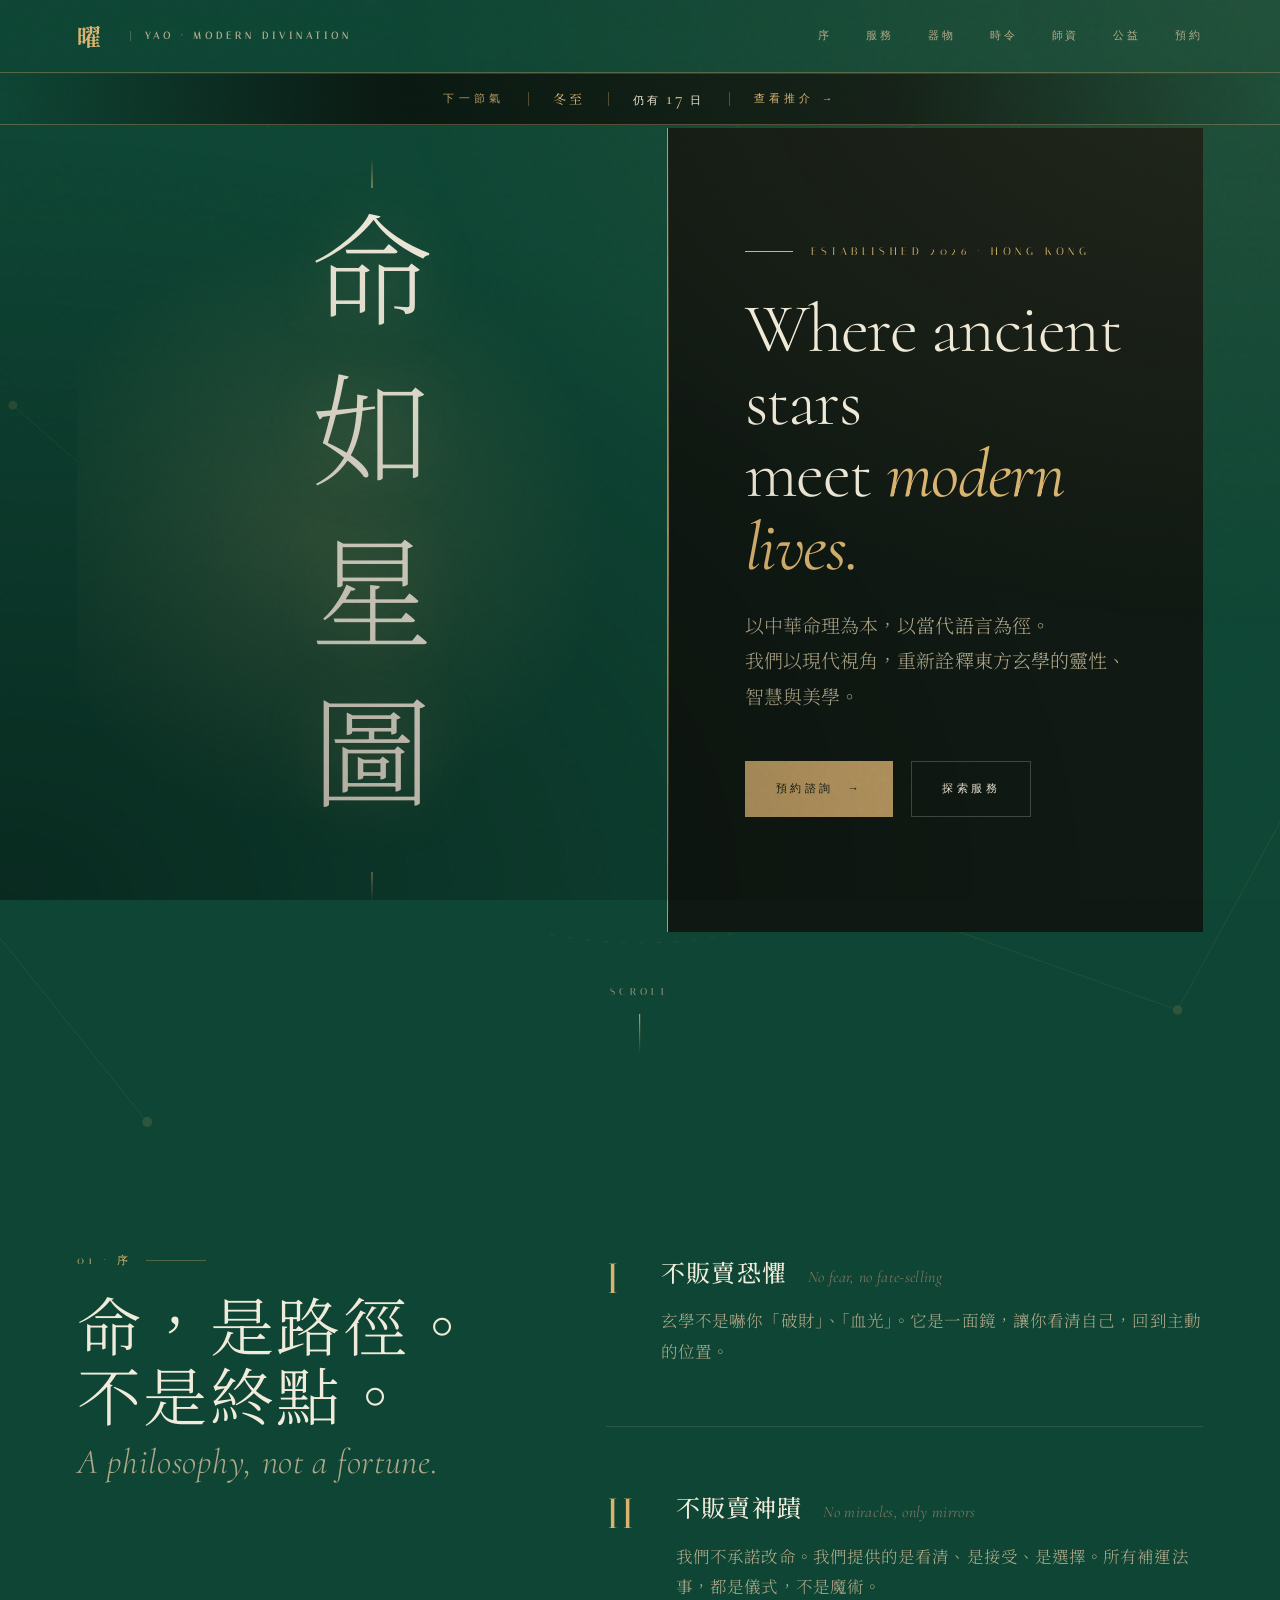
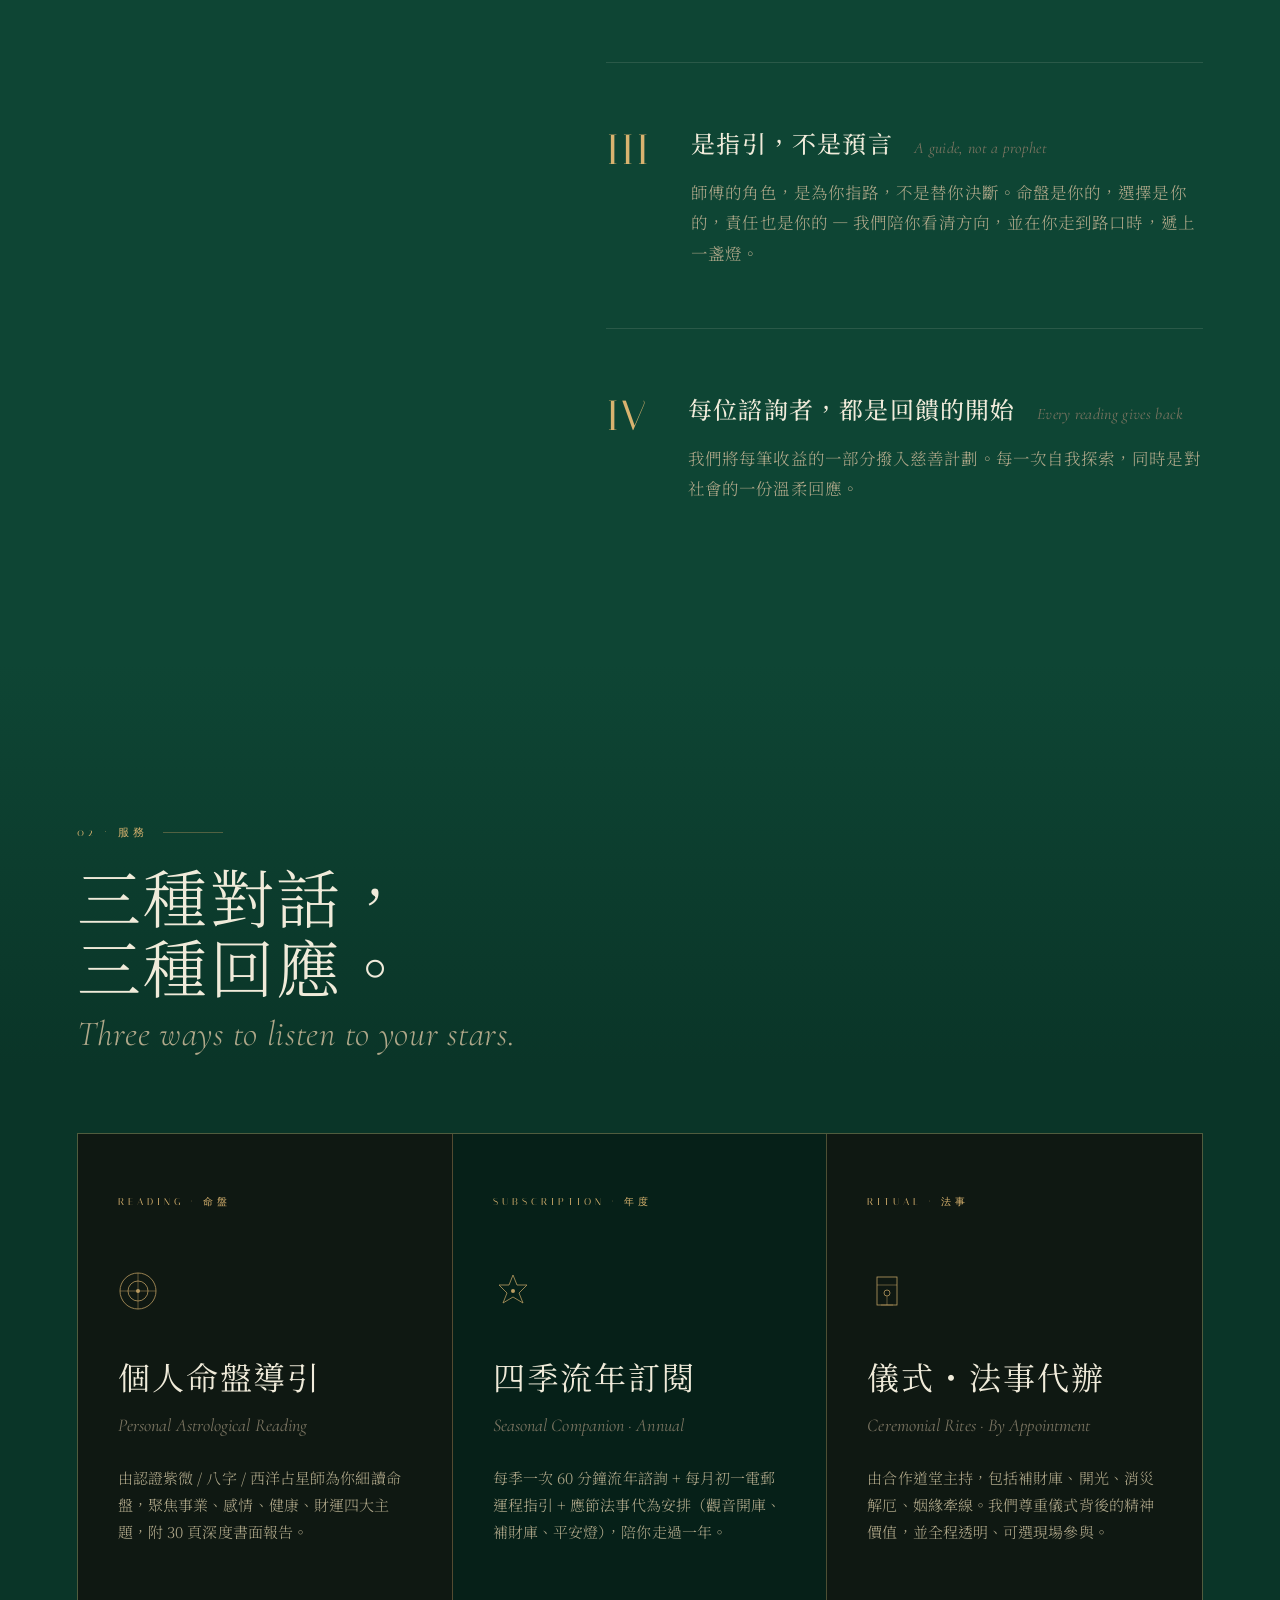
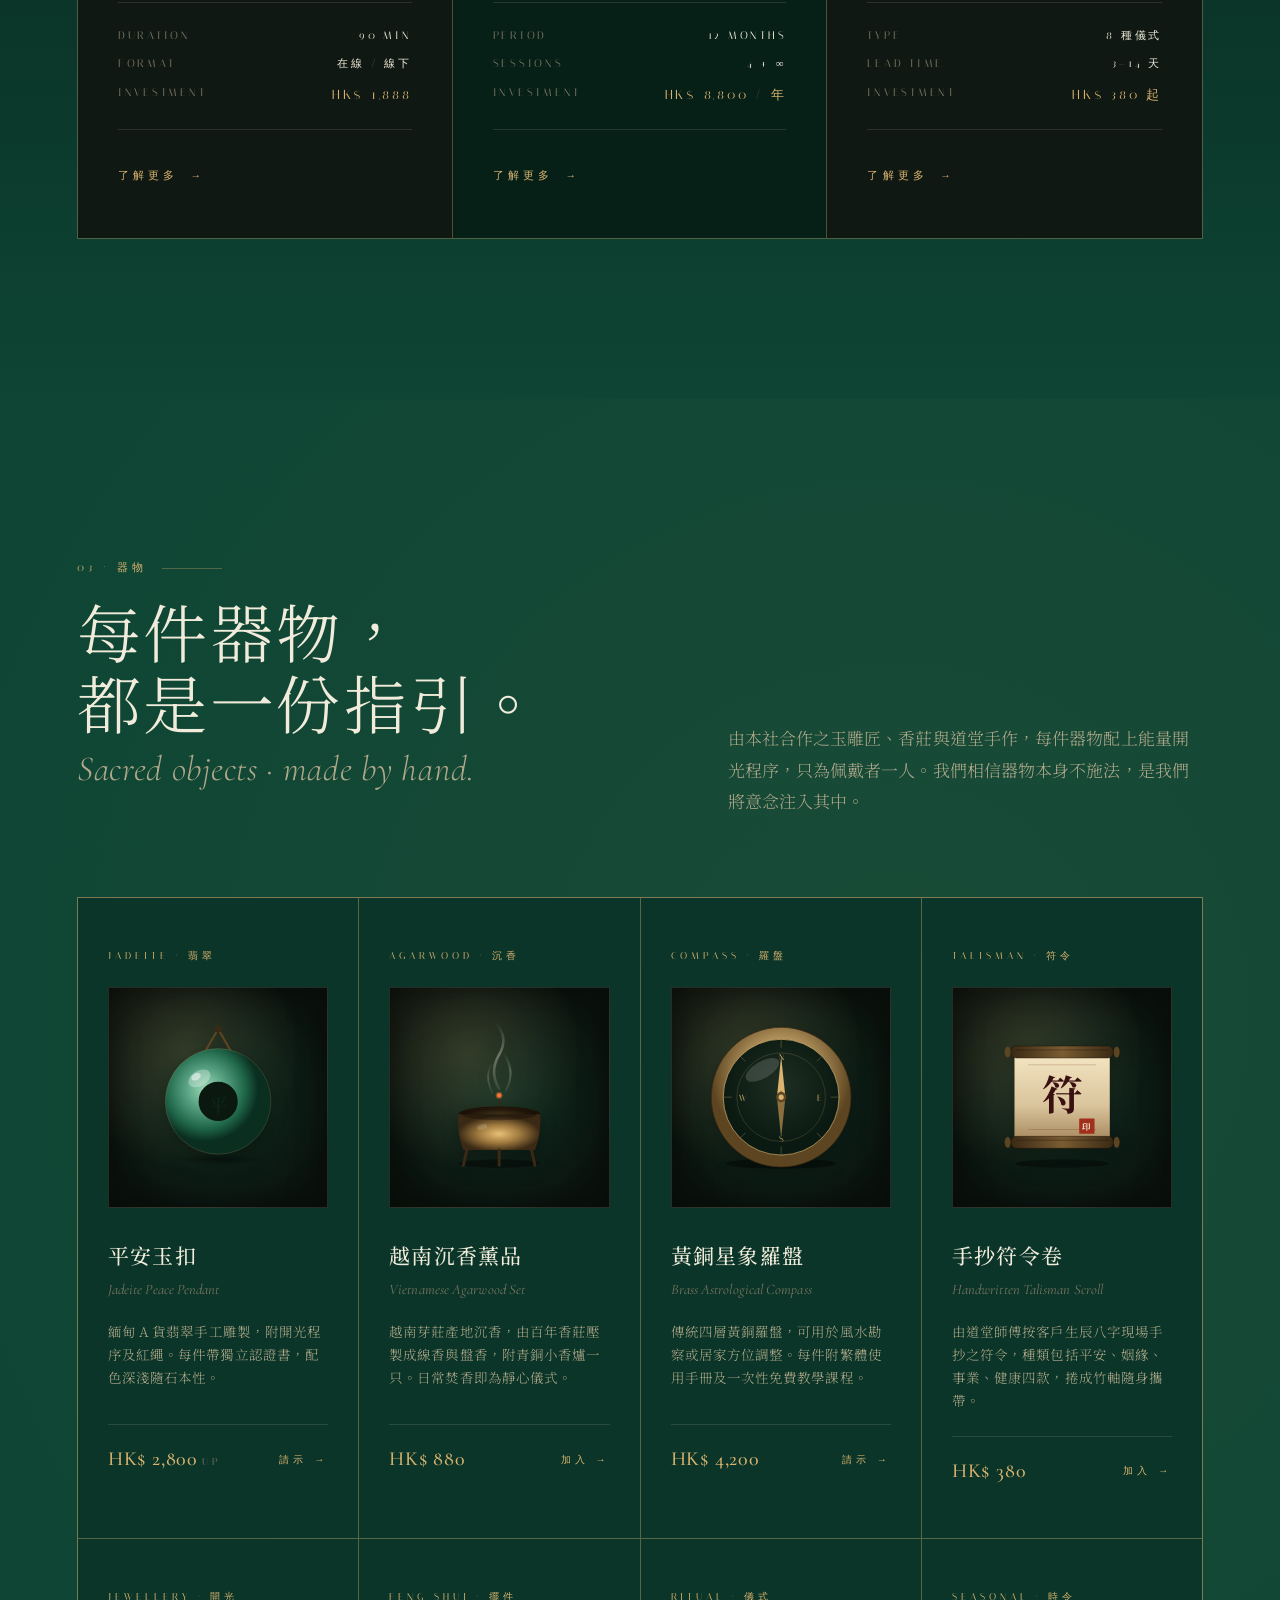
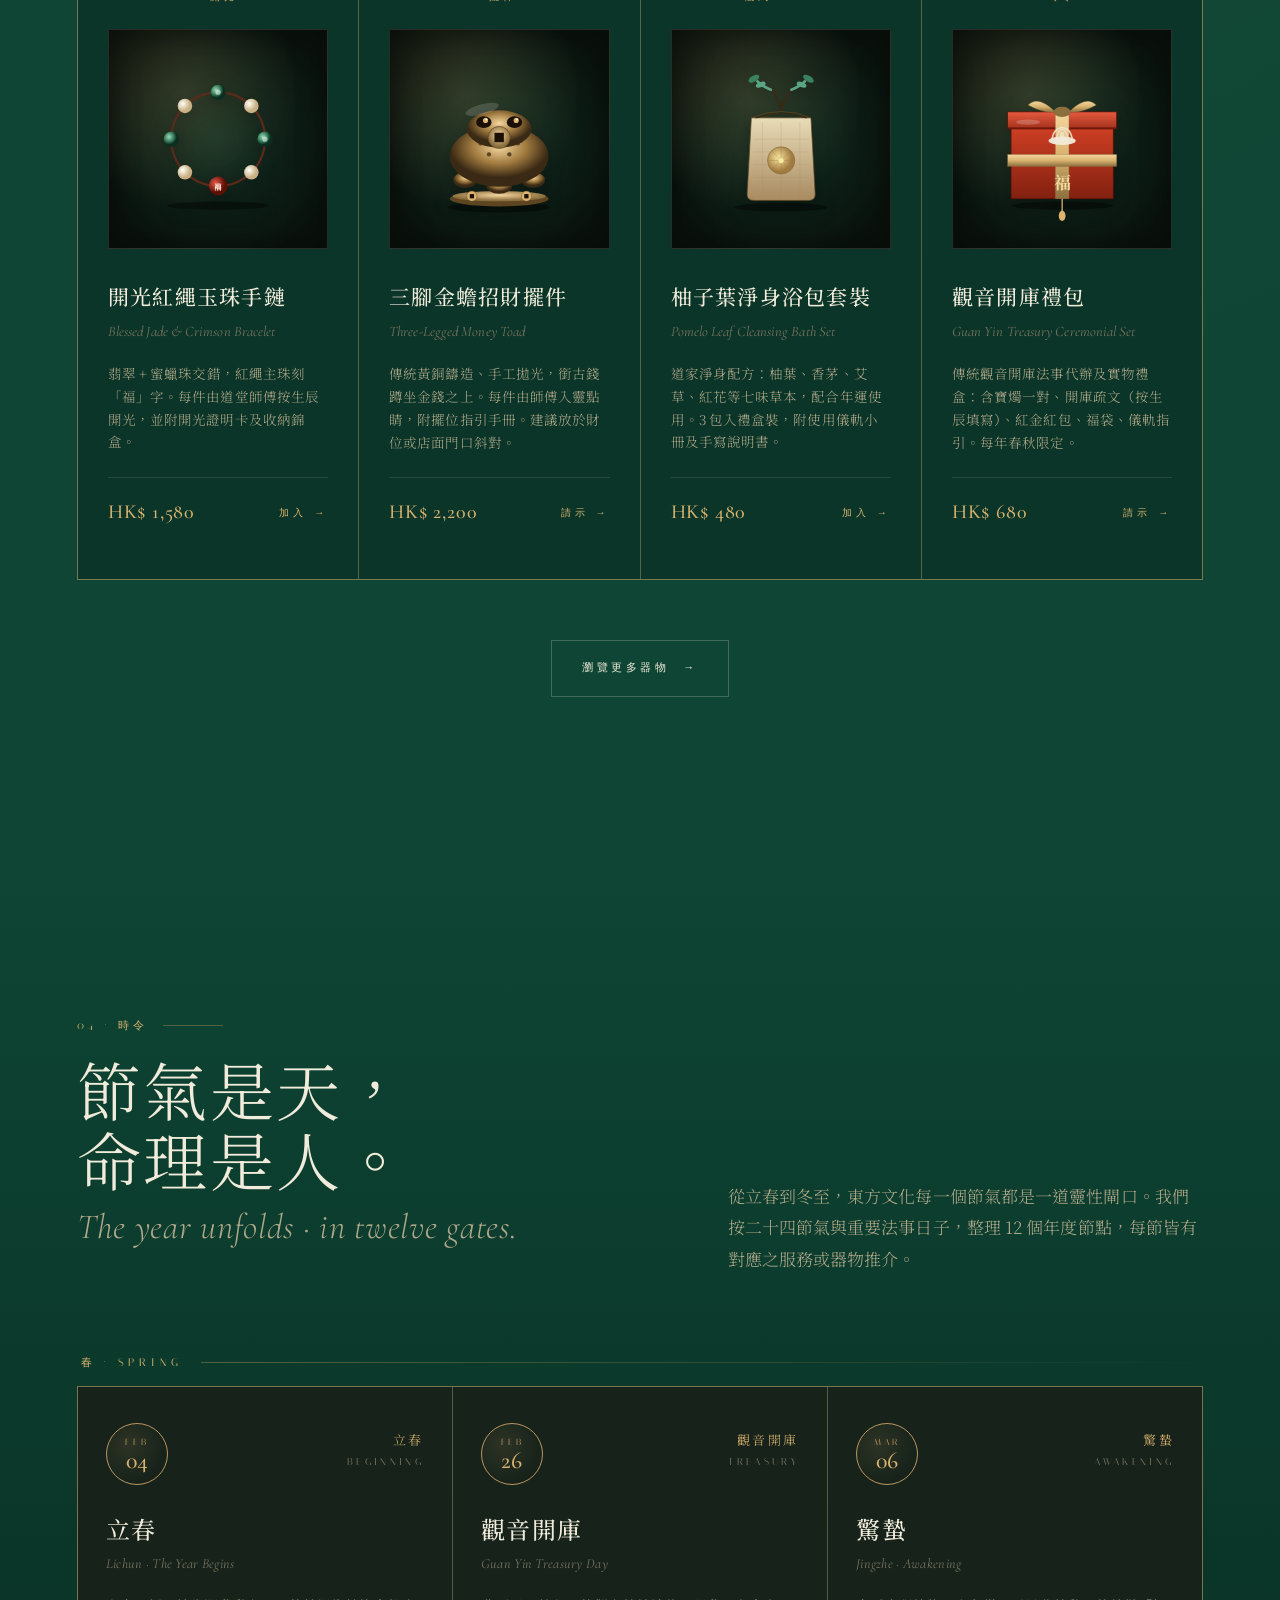
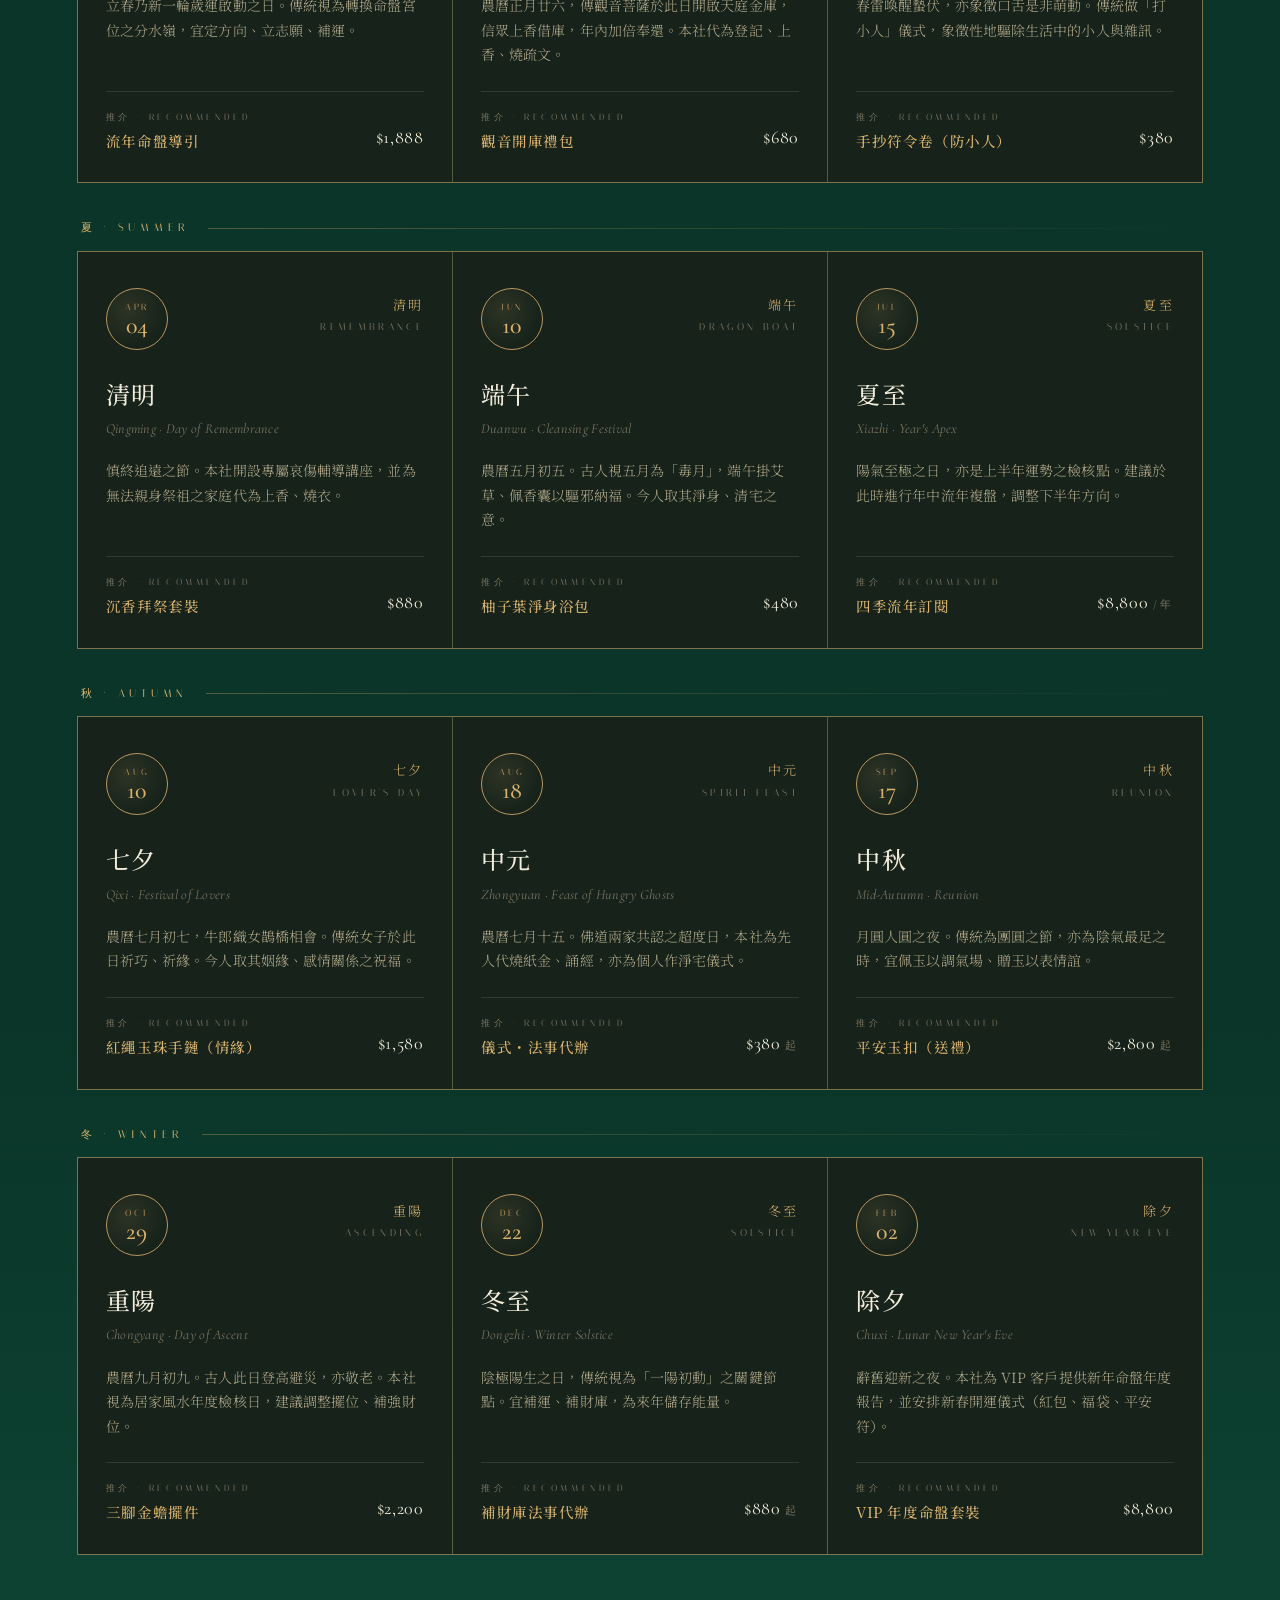
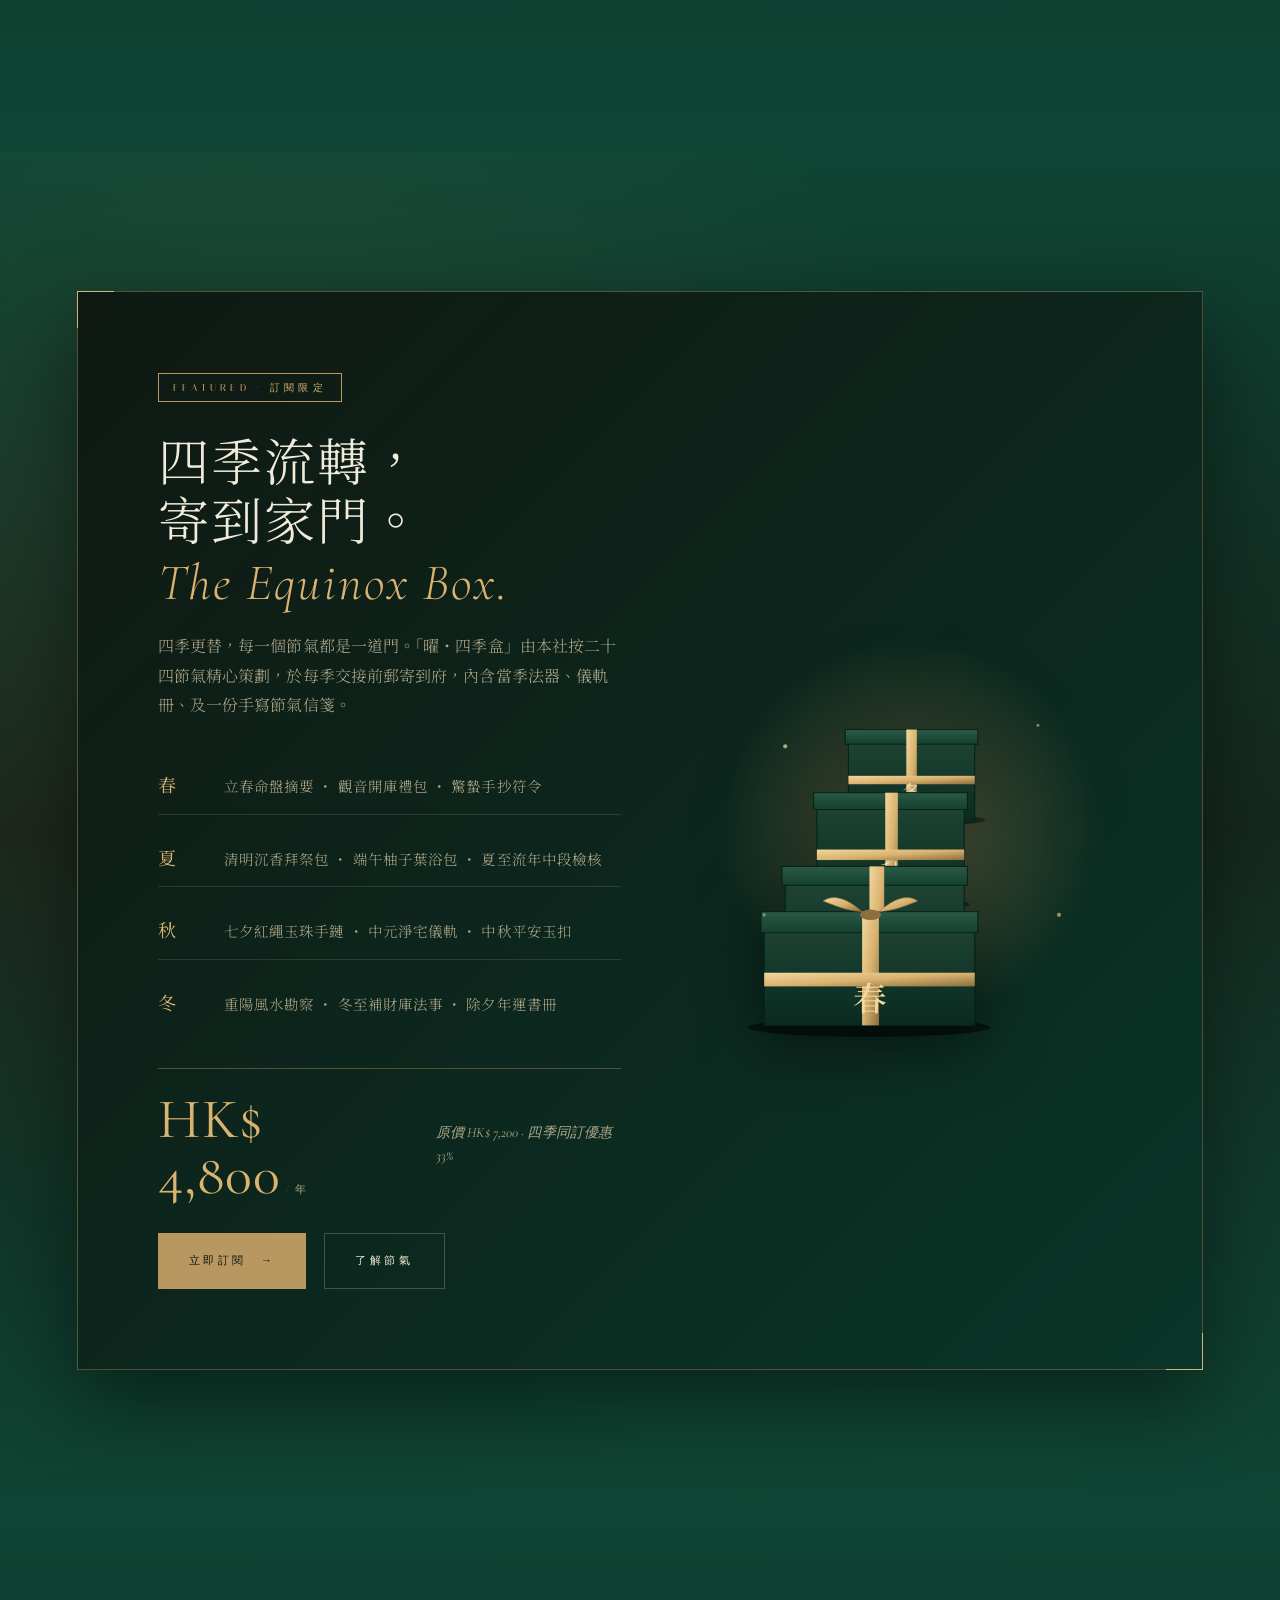
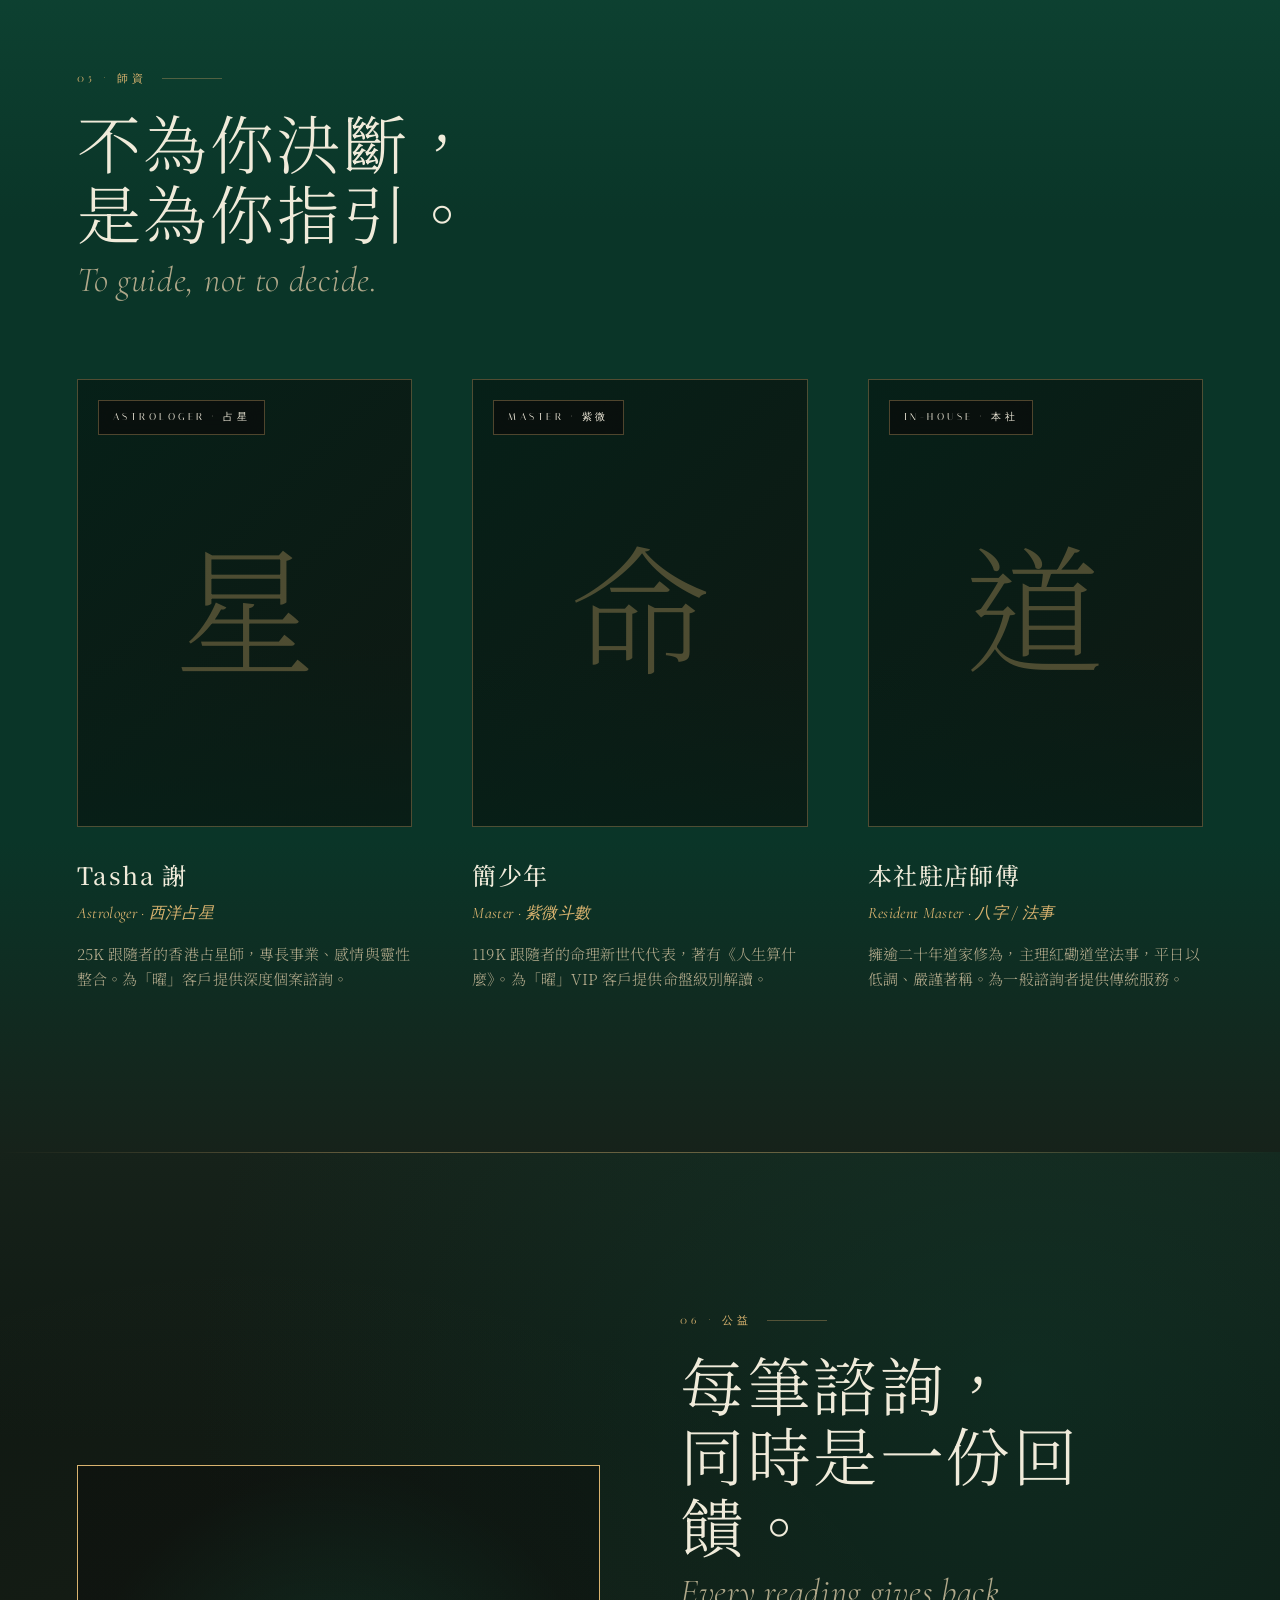
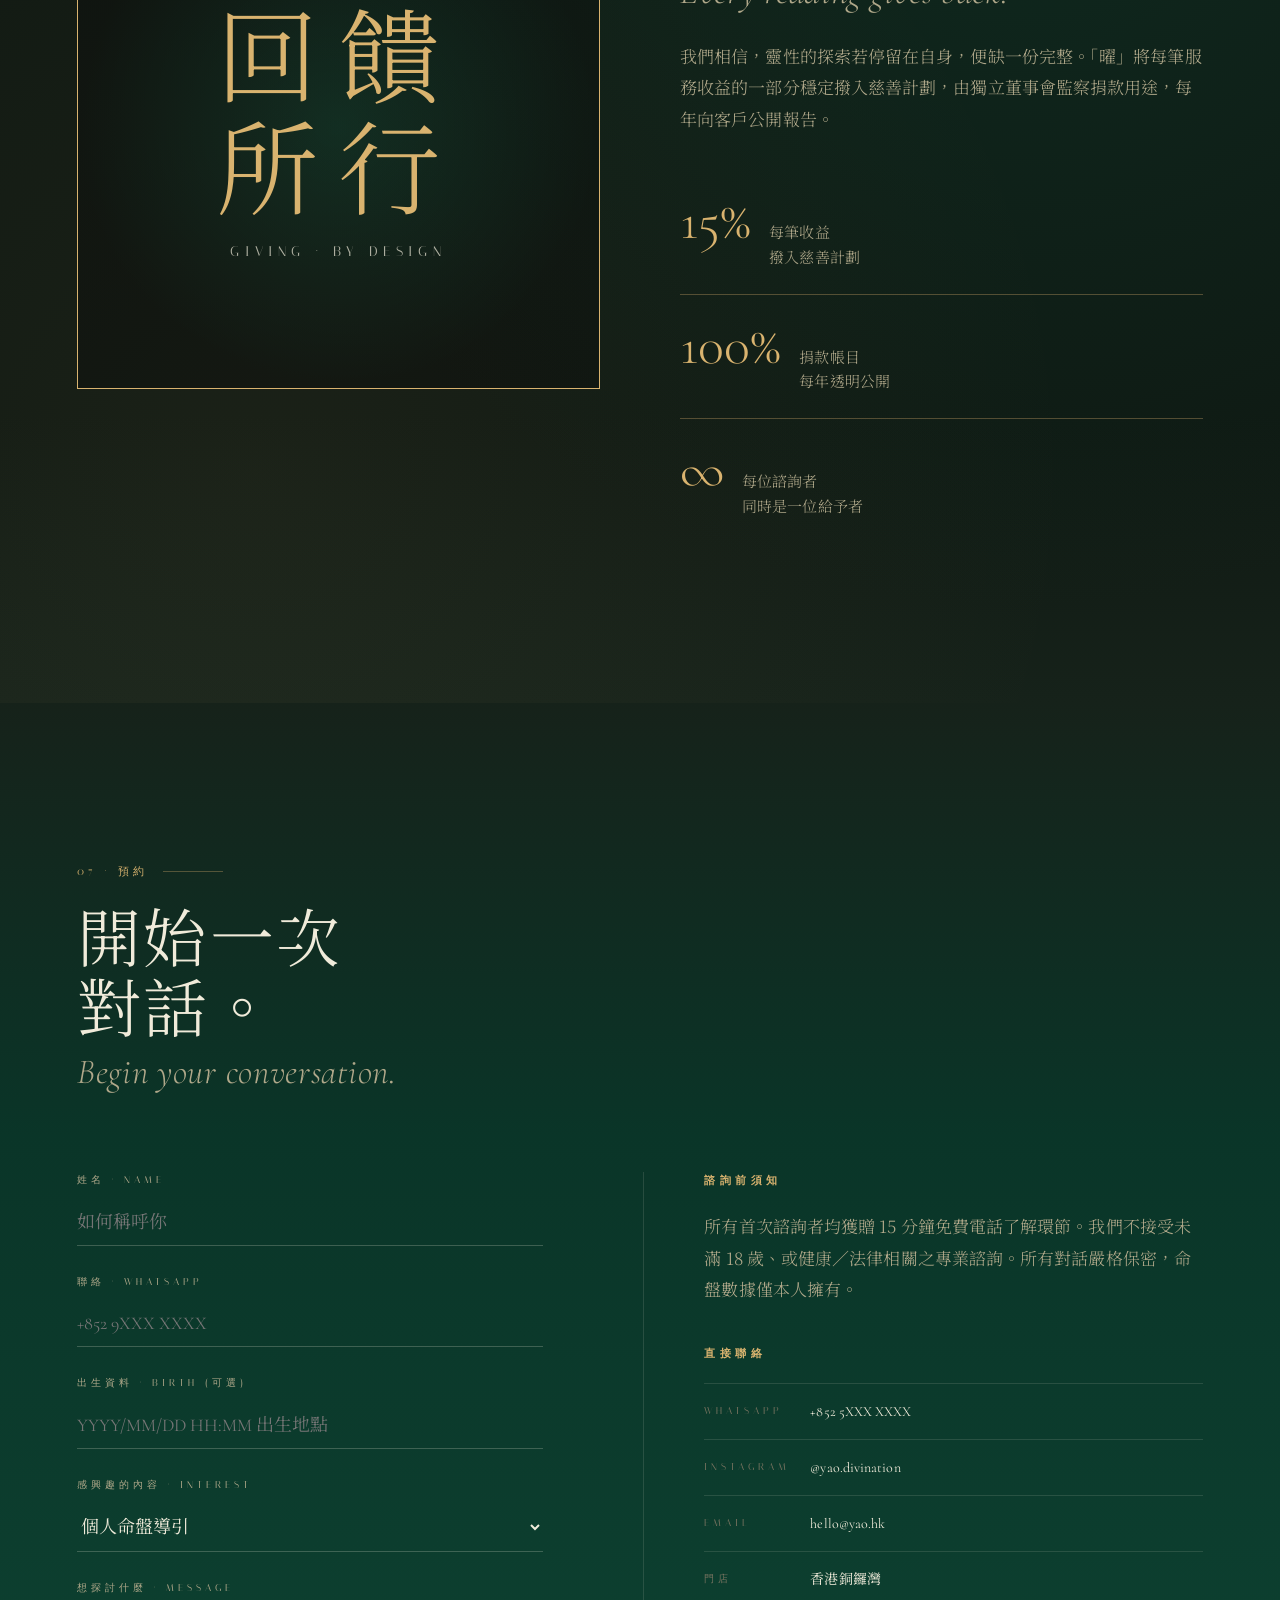
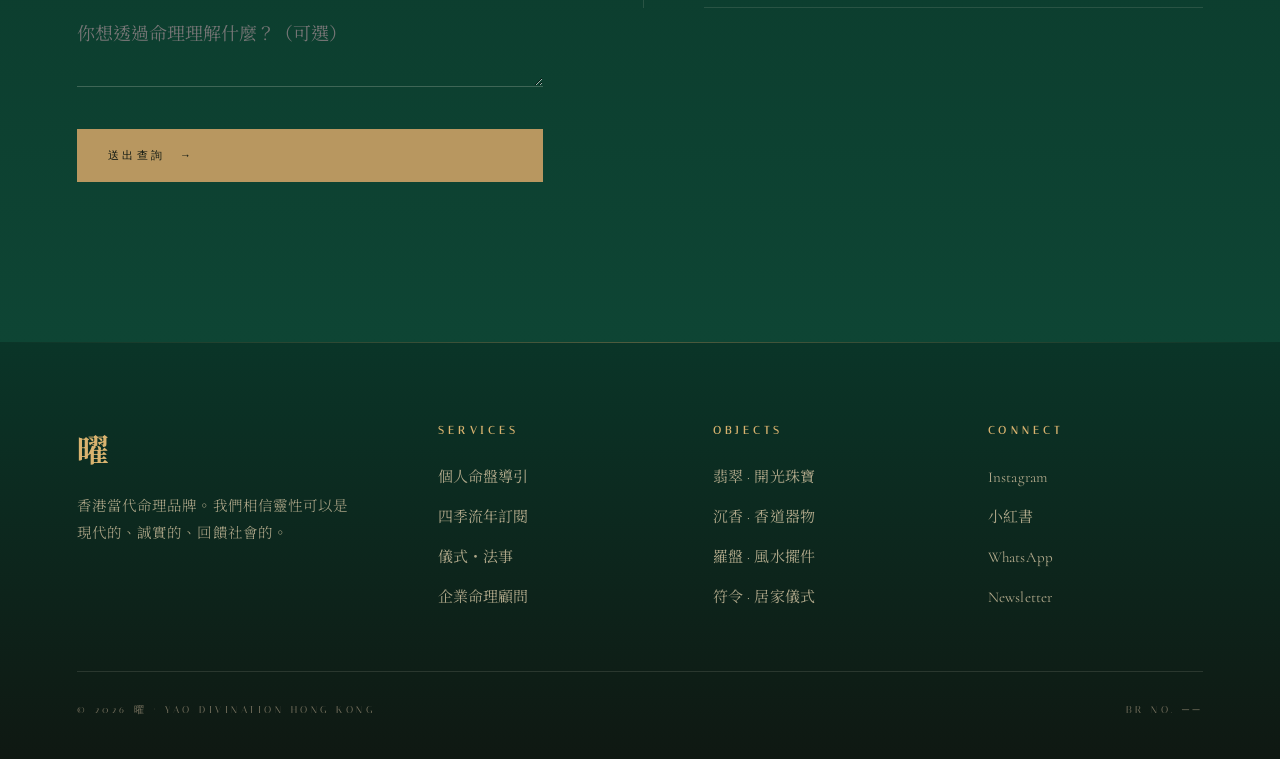
<file: index.html>
<!DOCTYPE html>
<html lang="zh-Hant">
<head>
<meta charset="UTF-8">
<meta name="viewport" content="width=device-width, initial-scale=1">
<title>曜 · YAO — 命理新詮 / Modern Eastern Divination</title>
<link rel="preconnect" href="https://fonts.googleapis.com">
<link rel="preconnect" href="https://fonts.gstatic.com" crossorigin>
<link href="https://fonts.googleapis.com/css2?family=Cormorant:ital,wght@0,300;0,400;0,500;0,600;0,700;1,300;1,400&family=Italiana&family=Noto+Serif+TC:wght@200;300;400;500;600;700;900&family=Inter:wght@200;300;400;500&display=swap" rel="stylesheet">
<style>
  :root{
    /* GREEN-DOMINANT × INK × CHAMPAGNE GOLD — softened transitions */
    --bg:#0E4534;             /* primary deep emerald jade */
    --bg-deep:#0A3528;        /* darker emerald */
    --bg-soft:#11553F;        /* lighter emerald (subtle) */
    --bg-shadow:#062018;      /* deepest emerald shadow */
    --ink:#0F1812;            /* GREEN-tinted ink (was #0A0B0A) — bridges to emerald smoothly */
    --ink-deep:#0A120D;       /* deeper warm ink */
    --ink-soft:#16221A;       /* lighter green-ink for gentler contrast */
    --gold:#B89760;           /* antique brass gold */
    --gold-bright:#D9B36F;    /* champagne gold */
    --gold-deep:#8B6F3F;      /* aged gold */
    --champagne:#F0EBDA;      /* ivory champagne text */
    --champagne-dim:#B0A88A;  /* faded champagne */
    --champagne-faint:#7A7461; /* deep faded olive */
    --rule:rgba(240,235,218,.12);
    --rule-strong:rgba(240,235,218,.22);
    --rule-gold:rgba(184,151,96,.4);
  }

  *{box-sizing:border-box;margin:0;padding:0}
  html{scroll-behavior:smooth}
  body{
    background:var(--bg);
    color:var(--champagne);
    font-family:'Cormorant','Noto Serif TC',serif;
    font-weight:400;
    font-size:17px;
    line-height:1.65;
    overflow-x:hidden;
    -webkit-font-smoothing:antialiased;
    letter-spacing:.005em;
  }

  /* Grain texture */
  body::before{
    content:'';
    position:fixed;
    inset:0;
    z-index:100;
    pointer-events:none;
    opacity:.07;
    background-image:url("data:image/svg+xml,%3Csvg viewBox='0 0 200 200' xmlns='http://www.w3.org/2000/svg'%3E%3Cfilter id='n'%3E%3CfeTurbulence type='fractalNoise' baseFrequency='.85' numOctaves='3'/%3E%3C/filter%3E%3Crect width='100%25' height='100%25' filter='url(%23n)'/%3E%3C/svg%3E");
    mix-blend-mode:overlay;
  }

  /* Speakeasy lighting — moody radial glow */
  body::after{
    content:'';
    position:fixed;
    inset:0;
    z-index:99;
    pointer-events:none;
    background:
      radial-gradient(ellipse at top right,rgba(217,179,111,.10),transparent 50%),
      radial-gradient(ellipse at bottom left,rgba(0,0,0,.4),transparent 60%);
  }

  /* Constellation watermark — faint gold on jade */
  .constellation{
    position:fixed;
    top:50%;left:50%;
    transform:translate(-50%,-50%);
    width:140vmax;height:140vmax;
    z-index:0;
    pointer-events:none;
    opacity:.16;
    animation:rotate 280s linear infinite;
  }
  @keyframes rotate{from{transform:translate(-50%,-50%) rotate(0)}to{transform:translate(-50%,-50%) rotate(360deg)}}

  /* Tiny gold/champagne star particles */
  .starfield{position:fixed;inset:0;z-index:0;pointer-events:none}
  .star{
    position:absolute;
    border-radius:50%;
    opacity:0;
    animation:twinkle 5s infinite ease-in-out;
  }
  @keyframes twinkle{
    0%,100%{opacity:0;transform:scale(.5)}
    50%{opacity:var(--max-op,.6);transform:scale(1)}
  }

  /* Countdown strip — under nav */
  .countdown-strip{
    position:fixed;
    top:74px;left:0;right:0;
    z-index:49;
    display:flex;
    justify-content:center;
    align-items:center;
    gap:24px;
    padding:10px 6vw;
    background:linear-gradient(to right,rgba(10,18,13,.0),rgba(10,18,13,.85) 30%,rgba(10,18,13,.85) 70%,rgba(10,18,13,.0));
    backdrop-filter:blur(12px);
    font-family:'Italiana',serif;
    font-size:10.5px;
    letter-spacing:.4em;
    text-transform:uppercase;
    color:var(--champagne-dim);
    border-bottom:1px solid var(--rule-gold);
    transition:opacity .5s ease;
  }
  .countdown-strip .cd-label{color:var(--gold)}
  .countdown-strip .cd-divider{
    width:1px;height:14px;
    background:var(--rule-gold);
  }
  .countdown-strip .cd-name{
    font-family:'Noto Serif TC',serif;
    color:var(--gold-bright);
    font-size:13px;
    letter-spacing:.18em;
    font-weight:400;
  }
  .countdown-strip .cd-days{
    color:var(--champagne);
    letter-spacing:.32em;
  }
  .countdown-strip .cd-days .num{
    font-family:'Cormorant',serif;
    font-size:18px;
    color:var(--gold-bright);
    margin:0 4px;
    font-weight:500;
  }
  .countdown-strip .cd-cta{
    color:var(--gold-bright);
    text-decoration:none;
    transition:gap .3s ease;
    display:inline-flex;
    align-items:center;
    gap:8px;
  }
  .countdown-strip .cd-cta:hover{gap:14px}
  @media (max-width:780px){
    .countdown-strip{font-size:9px;gap:14px;padding:8px 4vw}
    .countdown-strip .cd-cta{display:none}
  }

  /* Nav */
  nav{
    position:fixed;
    top:0;left:0;right:0;
    display:flex;
    justify-content:space-between;
    align-items:center;
    padding:24px 6vw;
    z-index:50;
    font-family:'Italiana',serif;
    letter-spacing:.28em;
    text-transform:uppercase;
    font-size:10.5px;
    backdrop-filter:blur(16px);
    background:linear-gradient(to bottom,rgba(14,69,52,.85),rgba(14,69,52,.35));
    border-bottom:1px solid var(--rule-gold);
  }
  nav .logo{
    font-family:'Noto Serif TC',serif;
    font-weight:700;
    font-size:24px;
    letter-spacing:.4em;
    color:var(--gold-bright);
    line-height:1;
    display:flex;
    align-items:center;
    gap:14px;
  }
  nav .logo small{
    font-family:'Italiana',serif;
    font-size:10px;
    color:var(--champagne-dim);
    letter-spacing:.4em;
    margin-left:6px;
    border-left:1px solid var(--rule-strong);
    padding-left:14px;
  }
  nav ul{display:flex;gap:34px;list-style:none}
  nav a{
    color:var(--champagne-dim);
    text-decoration:none;
    transition:color .35s ease;
    position:relative;
  }
  nav a::after{
    content:'';
    position:absolute;
    bottom:-6px;left:50%;
    width:0;height:1px;
    background:var(--gold-bright);
    transition:all .4s ease;
    transform:translateX(-50%);
  }
  nav a:hover{color:var(--gold-bright)}
  nav a:hover::after{width:100%}

  /* HERO — emerald LEFT × ink RIGHT (reversed) */
  .hero{
    min-height:100vh;
    position:relative;
    z-index:1;
    display:grid;
    grid-template-columns:1.1fr 1fr;
    align-items:stretch;
    padding-top:128px;
  }
  .hero-left{
    background:var(--bg);
    display:flex;
    align-items:center;
    justify-content:center;
    padding:60px 6vw;
    position:relative;
    overflow:hidden;
  }
  .hero-left::before{
    content:'';
    position:absolute;
    inset:0;
    background:radial-gradient(circle at 40% 50%,rgba(217,179,111,.18),transparent 55%);
    pointer-events:none;
  }
  .hero-right{
    background:var(--ink);
    display:flex;
    align-items:center;
    padding:80px 6vw;
    position:relative;
    overflow:hidden;
    border-left:1px solid var(--gold);
  }
  .hero-right::before{
    content:'';
    position:absolute;
    top:0;bottom:0;left:0;
    width:1px;
    background:linear-gradient(to bottom,transparent,var(--gold-bright),transparent);
    opacity:.7;
  }
  .vertical-chi{
    writing-mode:vertical-rl;
    text-orientation:upright;
    font-family:'Noto Serif TC',serif;
    font-weight:200;
    font-size:clamp(80px,9.5vw,160px);
    letter-spacing:.32em;
    line-height:1;
    color:var(--champagne);
    padding:20px 0;
    position:relative;
    text-shadow:0 0 60px rgba(217,179,111,.3);
    z-index:2;
  }
  .vertical-chi::before{
    content:'';
    position:absolute;
    top:-30px;left:50%;
    width:1px;height:30px;
    background:linear-gradient(to bottom,transparent,var(--gold-bright));
    transform:translateX(-50%);
  }
  .vertical-chi::after{
    content:'';
    position:absolute;
    bottom:-30px;left:50%;
    width:1px;height:30px;
    background:linear-gradient(to top,transparent,var(--gold-bright));
    transform:translateX(-50%);
  }
  .hero-text{max-width:560px;position:relative;z-index:2}
  .eyebrow{
    font-family:'Italiana',serif;
    font-size:11px;
    letter-spacing:.4em;
    text-transform:uppercase;
    color:var(--gold-bright);
    display:flex;
    align-items:center;
    gap:18px;
    margin-bottom:32px;
  }
  .eyebrow::before{
    content:'';
    width:48px;height:1px;
    background:var(--gold-bright);
  }
  .hero-title-en{
    font-family:'Cormorant',serif;
    font-weight:300;
    font-size:clamp(46px,5.4vw,80px);
    line-height:1.05;
    letter-spacing:-.02em;
    color:var(--champagne);
    margin-bottom:24px;
  }
  .hero-title-en em{
    font-style:italic;
    font-weight:400;
    color:var(--gold-bright);
  }
  .hero-sub{
    font-family:'Noto Serif TC',serif;
    font-weight:300;
    font-size:19px;
    line-height:1.85;
    color:var(--champagne-dim);
    margin-bottom:48px;
    max-width:480px;
  }
  .hero-actions{display:flex;gap:18px;align-items:center;flex-wrap:wrap}

  .btn{
    display:inline-flex;
    align-items:center;
    gap:14px;
    padding:18px 30px;
    font-family:'Italiana',serif;
    font-size:11px;
    letter-spacing:.32em;
    text-transform:uppercase;
    text-decoration:none;
    transition:all .4s ease;
    border:1px solid transparent;
    cursor:pointer;
  }
  .btn-primary{
    background:var(--gold);
    color:var(--ink);
    border-color:var(--gold);
  }
  .btn-primary:hover{
    background:transparent;
    color:var(--gold-bright);
    transform:translateY(-2px);
  }
  .btn-ghost{
    color:var(--champagne);
    border-color:var(--rule-strong);
  }
  .btn-ghost:hover{
    color:var(--gold-bright);
    border-color:var(--gold);
  }
  .btn .arrow{display:inline-block;transition:transform .4s ease}
  .btn:hover .arrow{transform:translateX(6px)}

  /* Scroll cue */
  .scroll-cue{
    position:absolute;
    bottom:38px;left:50%;
    transform:translateX(-50%);
    display:flex;
    flex-direction:column;
    align-items:center;
    gap:14px;
    font-family:'Italiana',serif;
    font-size:9.5px;
    letter-spacing:.45em;
    color:var(--champagne-dim);
    text-transform:uppercase;
    z-index:3;
  }
  .scroll-cue .line{
    width:1px;height:40px;
    background:linear-gradient(to bottom,var(--gold-bright),transparent);
    animation:line-pulse 2.4s ease-in-out infinite;
  }
  @keyframes line-pulse{
    0%,100%{opacity:.3;transform:scaleY(.8)}
    50%{opacity:1;transform:scaleY(1.2)}
  }

  /* Section base */
  section{position:relative;z-index:1;padding:160px 6vw}
  .section-num{
    font-family:'Italiana',serif;
    font-size:11px;
    letter-spacing:.4em;
    color:var(--gold-bright);
    text-transform:uppercase;
    margin-bottom:18px;
    display:flex;
    align-items:center;
    gap:14px;
  }
  .section-num::after{
    content:'';
    width:60px;height:1px;
    background:var(--rule-gold);
  }
  .section-title{
    font-family:'Noto Serif TC',serif;
    font-weight:300;
    font-size:clamp(40px,5vw,68px);
    line-height:1.1;
    letter-spacing:.04em;
    color:var(--champagne);
    margin-bottom:28px;
  }
  .section-title em{
    font-family:'Cormorant',serif;
    font-style:italic;
    font-weight:300;
    display:block;
    font-size:.55em;
    letter-spacing:.02em;
    margin-top:14px;
    color:var(--champagne-dim);
  }

  /* Manifesto */
  .manifesto-grid{
    display:grid;
    grid-template-columns:1fr 1.4fr;
    gap:clamp(60px,8vw,120px);
    max-width:1280px;
    margin:0 auto;
    align-items:start;
  }
  .manifesto-tenets{display:grid;gap:60px}
  .tenet{
    display:grid;
    grid-template-columns:auto 1fr;
    gap:40px;
    padding-bottom:60px;
    border-bottom:1px solid var(--rule);
  }
  .tenet:last-child{border-bottom:none;padding-bottom:0}
  .tenet .num{
    font-family:'Italiana',serif;
    font-size:42px;
    color:var(--gold-bright);
    font-weight:300;
    line-height:1;
    padding-top:6px;
    letter-spacing:.05em;
  }
  .tenet h3{
    font-family:'Noto Serif TC',serif;
    font-weight:500;
    font-size:24px;
    color:var(--champagne);
    margin-bottom:14px;
    letter-spacing:.05em;
  }
  .tenet h3 em{
    font-family:'Cormorant',serif;
    font-style:italic;
    font-size:16px;
    color:var(--champagne-faint);
    margin-left:14px;
    font-weight:400;
    letter-spacing:.02em;
  }
  .tenet p{
    color:var(--champagne-dim);
    font-family:'Noto Serif TC',serif;
    font-weight:300;
    font-size:16.5px;
    line-height:1.85;
  }

  /* Services - mostly black against jade context */
  .services-section{
    background:linear-gradient(180deg,var(--bg) 0%,var(--bg-deep) 30%,var(--bg-deep) 70%,var(--bg) 100%);
    position:relative;
  }
  .services-grid{
    display:grid;
    grid-template-columns:repeat(3,1fr);
    margin-top:80px;
    max-width:1280px;
    margin-left:auto;
    margin-right:auto;
    border:1px solid var(--rule-gold);
  }
  .service{
    padding:60px 40px 50px;
    transition:all .4s ease;
    position:relative;
    cursor:pointer;
    border-right:1px solid var(--rule-gold);
  }
  .service:last-child{border-right:none}
  .service-1{background:var(--ink)}
  .service-2{background:var(--bg-shadow)}
  .service-3{background:var(--ink)}
  .service:hover{transform:translateY(-4px)}
  .service .tag{
    font-family:'Italiana',serif;
    font-size:10px;
    letter-spacing:.4em;
    color:var(--gold-bright);
    text-transform:uppercase;
    margin-bottom:30px;
  }
  .service-icon{margin:30px 0;color:var(--gold-bright);opacity:.85}
  .service h3{
    font-family:'Noto Serif TC',serif;
    font-weight:400;
    font-size:32px;
    color:var(--champagne);
    margin-bottom:8px;
    letter-spacing:.06em;
  }
  .service .sub{
    font-family:'Cormorant',serif;
    font-style:italic;
    color:var(--champagne-faint);
    font-size:18px;
    margin-bottom:24px;
  }
  .service p{
    color:var(--champagne-dim);
    font-family:'Noto Serif TC',serif;
    font-weight:300;
    font-size:15px;
    line-height:1.8;
    margin-bottom:30px;
    min-height:108px;
  }
  .service-meta{
    display:flex;
    flex-direction:column;
    gap:10px;
    padding:24px 0;
    border-top:1px solid var(--rule);
    border-bottom:1px solid var(--rule);
    margin-bottom:30px;
  }
  .service-meta .row{
    display:flex;
    justify-content:space-between;
    font-family:'Italiana',serif;
    font-size:11px;
    letter-spacing:.25em;
    text-transform:uppercase;
  }
  .service-meta .label{color:var(--champagne-faint)}
  .service-meta .val{color:var(--champagne)}
  .service-meta .price{color:var(--gold-bright);font-size:13px}
  .service .more{
    font-family:'Italiana',serif;
    font-size:10.5px;
    letter-spacing:.4em;
    color:var(--gold-bright);
    text-transform:uppercase;
    text-decoration:none;
    display:inline-flex;
    align-items:center;
    gap:12px;
    transition:gap .4s ease;
  }
  .service .more:hover{gap:18px}

  /* OBJECTS — Sacred objects e-commerce showcase */
  .objects-section{
    background:var(--bg);
    position:relative;
    overflow:hidden;
  }
  .objects-section::before{
    content:'';
    position:absolute;
    inset:0;
    background:radial-gradient(circle at 70% 30%,rgba(217,179,111,.06),transparent 60%);
    pointer-events:none;
  }
  .objects-header{
    max-width:1280px;
    margin:0 auto 80px;
    display:grid;
    grid-template-columns:1.2fr 1fr;
    gap:80px;
    align-items:end;
    position:relative;
    z-index:1;
  }
  .objects-header p{
    color:var(--champagne-dim);
    font-family:'Noto Serif TC',serif;
    font-weight:300;
    font-size:17px;
    line-height:1.85;
  }
  .objects-grid{
    display:grid;
    grid-template-columns:repeat(4,1fr);
    gap:1px;
    background:var(--rule-gold);
    max-width:1280px;
    margin:0 auto;
    border:1px solid var(--rule-gold);
    position:relative;
    z-index:1;
  }
  .object{
    background:var(--bg-deep);
    padding:50px 30px;
    position:relative;
    transition:background .5s ease;
    cursor:pointer;
  }
  .object:hover{background:var(--ink)}
  .object .tag{
    font-family:'Italiana',serif;
    font-size:9.5px;
    letter-spacing:.42em;
    color:var(--gold-bright);
    text-transform:uppercase;
    margin-bottom:24px;
    display:block;
  }
  .object .thumb{
    aspect-ratio:1;
    background:
      radial-gradient(circle at 35% 30%,rgba(217,179,111,.18),transparent 55%),
      radial-gradient(circle at center,rgba(20,40,30,.6),var(--ink-deep) 80%);
    display:flex;
    align-items:center;
    justify-content:center;
    margin-bottom:30px;
    border:1px solid var(--rule);
    position:relative;
    overflow:hidden;
    transition:all .5s ease;
    box-shadow:inset 0 0 30px rgba(0,0,0,.4);
  }
  .object:hover .thumb{
    border-color:var(--gold);
    box-shadow:inset 0 0 30px rgba(0,0,0,.4),0 8px 24px rgba(0,0,0,.4);
  }
  .object .thumb svg{
    width:78%;
    height:78%;
    transition:transform .6s ease;
    filter:drop-shadow(0 4px 8px rgba(0,0,0,.3));
  }
  .object:hover .thumb svg{transform:scale(1.06)}
  .object h4{
    font-family:'Noto Serif TC',serif;
    font-weight:500;
    font-size:21px;
    color:var(--champagne);
    margin-bottom:6px;
    letter-spacing:.06em;
  }
  .object .obj-sub{
    font-family:'Cormorant',serif;
    font-style:italic;
    color:var(--champagne-faint);
    font-size:14.5px;
    margin-bottom:18px;
  }
  .object p{
    color:var(--champagne-dim);
    font-family:'Noto Serif TC',serif;
    font-weight:300;
    font-size:13.5px;
    line-height:1.7;
    margin-bottom:24px;
    min-height:80px;
  }
  .object .price-row{
    display:flex;
    justify-content:space-between;
    align-items:center;
    padding-top:18px;
    border-top:1px solid var(--rule);
  }
  .object .price{
    font-family:'Cormorant',serif;
    color:var(--gold-bright);
    font-size:20px;
    font-weight:500;
    letter-spacing:.04em;
  }
  .object .price small{
    font-family:'Italiana',serif;
    font-size:9.5px;
    color:var(--champagne-faint);
    letter-spacing:.4em;
    margin-left:4px;
  }
  .object .add{
    font-family:'Italiana',serif;
    font-size:10px;
    letter-spacing:.4em;
    color:var(--gold-bright);
    text-transform:uppercase;
    text-decoration:none;
    display:inline-flex;
    align-items:center;
    gap:8px;
    transition:gap .3s ease;
  }
  .object .add:hover{gap:14px}

  .objects-footer{
    max-width:1280px;
    margin:60px auto 0;
    text-align:center;
  }

  /* Calendar — Seasonal SKUs */
  .calendar-section{
    background:linear-gradient(180deg,var(--bg) 0%,var(--bg-deep) 30%,var(--bg-deep) 70%,var(--bg) 100%);
    position:relative;
  }
  .calendar-header{
    max-width:1280px;
    margin:0 auto 80px;
    display:grid;
    grid-template-columns:1.2fr 1fr;
    gap:80px;
    align-items:end;
    position:relative;
    z-index:1;
  }
  .calendar-header p{
    color:var(--champagne-dim);
    font-family:'Noto Serif TC',serif;
    font-weight:300;
    font-size:17px;
    line-height:1.85;
  }
  .calendar-quarter-label{
    max-width:1280px;
    margin:0 auto;
    padding:0 0 14px 4px;
    font-family:'Italiana',serif;
    font-size:10.5px;
    letter-spacing:.45em;
    color:var(--gold-bright);
    text-transform:uppercase;
    display:flex;
    align-items:center;
    gap:18px;
  }
  .calendar-quarter-label::after{
    content:'';
    flex:1;height:1px;
    background:linear-gradient(to right,var(--rule-gold),transparent);
  }
  .calendar-row{
    display:grid;
    grid-template-columns:repeat(3,1fr);
    gap:1px;
    background:var(--rule-gold);
    max-width:1280px;
    margin:0 auto 36px;
    border:1px solid var(--rule-gold);
  }
  .cal-item{
    background:var(--ink-soft);
    padding:36px 28px 30px;
    position:relative;
    transition:all .4s ease;
    cursor:pointer;
    display:flex;
    flex-direction:column;
  }
  .cal-item::before{
    content:'';
    position:absolute;
    top:0;left:0;right:0;
    height:1px;
    background:linear-gradient(to right,transparent 10%,var(--gold-bright) 50%,transparent 90%);
    opacity:0;
    transition:opacity .6s ease;
  }
  .cal-item::after{
    content:'';
    position:absolute;
    inset:0;
    background:radial-gradient(circle at 30% 0%,rgba(217,179,111,.08),transparent 60%);
    opacity:0;
    transition:opacity .6s ease;
    pointer-events:none;
  }
  .cal-item:hover{background:var(--ink);transform:translateY(-3px);box-shadow:0 14px 40px rgba(0,0,0,.35)}
  .cal-item:hover::before,.cal-item:hover::after{opacity:1}
  .cal-item:hover .cal-badge{
    transform:rotate(-8deg) scale(1.08);
    border-color:var(--gold-bright);
    box-shadow:0 0 24px rgba(217,179,111,.35),inset 0 0 12px rgba(217,179,111,.15);
  }
  .cal-item:hover .cal-badge .day{color:#FFEEC8}
  .cal-badge{transition:all .5s cubic-bezier(.4,.0,.2,1)}
  .cal-item:hover h4{color:var(--gold-bright);transition:color .4s ease}
  .cal-item:hover .cal-sku-name{letter-spacing:.06em;transition:letter-spacing .4s ease}
  .cal-head{
    display:flex;
    justify-content:space-between;
    align-items:flex-start;
    margin-bottom:24px;
  }
  .cal-badge{
    width:62px;height:62px;
    border:1px solid var(--gold);
    border-radius:50%;
    display:flex;
    flex-direction:column;
    align-items:center;
    justify-content:center;
    background:radial-gradient(circle at 35% 35%,rgba(217,179,111,.12),transparent 70%);
  }
  .cal-badge .month{
    font-family:'Italiana',serif;
    font-size:8.5px;
    letter-spacing:.3em;
    color:var(--gold);
    text-transform:uppercase;
  }
  .cal-badge .day{
    font-family:'Cormorant',serif;
    font-size:24px;
    color:var(--gold-bright);
    line-height:1;
    font-weight:500;
  }
  .cal-season{
    font-family:'Italiana',serif;
    font-size:9.5px;
    letter-spacing:.35em;
    color:var(--champagne-faint);
    text-transform:uppercase;
    padding-top:6px;
    text-align:right;
  }
  .cal-season .ch{
    display:block;
    font-family:'Noto Serif TC',serif;
    font-size:13px;
    color:var(--gold-bright);
    letter-spacing:.2em;
    margin-bottom:4px;
    font-weight:300;
  }
  .cal-item h4{
    font-family:'Noto Serif TC',serif;
    font-weight:500;
    font-size:24px;
    color:var(--champagne);
    margin-bottom:4px;
    letter-spacing:.06em;
  }
  .cal-item .name-en{
    font-family:'Cormorant',serif;
    font-style:italic;
    color:var(--champagne-faint);
    font-size:14px;
    margin-bottom:18px;
    letter-spacing:.02em;
  }
  .cal-item .meaning{
    color:var(--champagne-dim);
    font-family:'Noto Serif TC',serif;
    font-weight:300;
    font-size:14px;
    line-height:1.75;
    margin-bottom:24px;
    flex:1;
  }
  .cal-sku{
    padding-top:18px;
    border-top:1px solid var(--rule);
    display:flex;
    justify-content:space-between;
    align-items:flex-end;
    gap:14px;
  }
  .cal-sku-info{flex:1;min-width:0}
  .cal-sku-label{
    font-family:'Italiana',serif;
    font-size:9px;
    letter-spacing:.4em;
    color:var(--champagne-faint);
    text-transform:uppercase;
    margin-bottom:4px;
  }
  .cal-sku-name{
    font-family:'Noto Serif TC',serif;
    font-weight:500;
    font-size:14.5px;
    color:var(--gold-bright);
    letter-spacing:.04em;
  }
  .cal-sku-price{
    font-family:'Cormorant',serif;
    font-size:18px;
    color:var(--champagne);
    letter-spacing:.04em;
    white-space:nowrap;
  }

  /* Seasonal Box — featured subscription band */
  .seasonal-box-section{
    background:linear-gradient(180deg,var(--bg) 0%,var(--ink-soft) 50%,var(--bg) 100%);
    padding:140px 6vw;
    position:relative;
    overflow:hidden;
  }
  .seasonal-box-section::before{
    content:'';
    position:absolute;
    inset:0;
    background:
      radial-gradient(circle at 20% 30%,rgba(217,179,111,.08),transparent 50%),
      radial-gradient(circle at 80% 70%,rgba(15,77,58,.3),transparent 50%);
    pointer-events:none;
  }
  .seasonal-box-inner{
    max-width:1280px;
    margin:0 auto;
    display:grid;
    grid-template-columns:1.1fr 1fr;
    gap:80px;
    align-items:center;
    position:relative;
    z-index:1;
    border:1px solid var(--rule-gold);
    padding:80px;
    background:linear-gradient(135deg,var(--ink) 0%,var(--bg-deep) 100%);
    box-shadow:0 30px 80px rgba(0,0,0,.45);
  }
  .seasonal-box-inner::before,
  .seasonal-box-inner::after{
    content:'';
    position:absolute;
    width:36px;height:36px;
    border:1px solid var(--gold-bright);
  }
  .seasonal-box-inner::before{top:-1px;left:-1px;border-right:none;border-bottom:none}
  .seasonal-box-inner::after{bottom:-1px;right:-1px;border-left:none;border-top:none}
  .seasonal-box-text .badge{
    display:inline-block;
    padding:6px 14px;
    font-family:'Italiana',serif;
    font-size:9.5px;
    letter-spacing:.45em;
    color:var(--gold-bright);
    text-transform:uppercase;
    border:1px solid var(--gold);
    margin-bottom:28px;
  }
  .seasonal-box-text h3{
    font-family:'Noto Serif TC',serif;
    font-weight:300;
    font-size:clamp(34px,4vw,52px);
    line-height:1.15;
    letter-spacing:.04em;
    color:var(--champagne);
    margin-bottom:18px;
  }
  .seasonal-box-text h3 em{
    font-family:'Cormorant',serif;
    font-style:italic;
    color:var(--gold-bright);
    font-weight:300;
  }
  .seasonal-box-text > p{
    color:var(--champagne-dim);
    font-family:'Noto Serif TC',serif;
    font-weight:300;
    font-size:16px;
    line-height:1.85;
    margin-bottom:36px;
  }
  .box-features{
    display:grid;
    gap:14px;
    margin-bottom:36px;
  }
  .box-feature{
    display:grid;
    grid-template-columns:auto 1fr;
    gap:18px;
    align-items:baseline;
    padding:14px 0;
    border-bottom:1px solid var(--rule);
  }
  .box-feature:last-child{border-bottom:none}
  .box-feature .season{
    font-family:'Noto Serif TC',serif;
    font-size:18px;
    color:var(--gold-bright);
    letter-spacing:.18em;
    width:48px;
  }
  .box-feature .contents{
    font-family:'Noto Serif TC',serif;
    color:var(--champagne-dim);
    font-weight:300;
    font-size:14.5px;
    line-height:1.65;
  }
  .seasonal-box-pricing{
    display:flex;
    align-items:baseline;
    gap:22px;
    margin-bottom:30px;
    padding-top:22px;
    border-top:1px solid var(--rule-gold);
  }
  .seasonal-box-pricing .price{
    font-family:'Cormorant',serif;
    font-size:56px;
    color:var(--gold-bright);
    line-height:1;
    font-weight:400;
    letter-spacing:.02em;
  }
  .seasonal-box-pricing .price small{
    font-family:'Italiana',serif;
    font-size:11px;
    letter-spacing:.4em;
    color:var(--champagne-dim);
    margin-left:4px;
  }
  .seasonal-box-pricing .save{
    font-family:'Cormorant',serif;
    font-style:italic;
    color:var(--champagne-dim);
    font-size:14px;
  }
  .seasonal-box-visual{
    position:relative;
    aspect-ratio:1;
    display:flex;
    align-items:center;
    justify-content:center;
  }
  .seasonal-box-visual svg{
    width:100%;
    height:100%;
    filter:drop-shadow(0 12px 30px rgba(0,0,0,.5));
  }

  /* Practitioners */
  .practitioners-section{background:linear-gradient(180deg,var(--bg) 0%,var(--bg-deep) 25%,var(--bg-deep) 75%,var(--ink-soft) 100%)}
  .practitioners-grid{
    display:grid;
    grid-template-columns:repeat(3,1fr);
    gap:60px;
    margin-top:80px;
    max-width:1280px;
    margin-left:auto;
    margin-right:auto;
  }
  .practitioner{position:relative}
  .practitioner .portrait{
    aspect-ratio:3/4;
    background:linear-gradient(135deg,var(--bg-shadow),var(--ink));
    border:1px solid var(--rule-gold);
    margin-bottom:28px;
    position:relative;
    overflow:hidden;
    display:flex;
    align-items:center;
    justify-content:center;
    transition:transform .6s ease;
  }
  .practitioner:hover .portrait{transform:translateY(-8px)}
  .practitioner .portrait::before{
    content:'';
    position:absolute;
    inset:0;
    background:linear-gradient(180deg,transparent 60%,rgba(6,32,24,.7));
  }
  .practitioner .portrait .glyph{
    font-family:'Noto Serif TC',serif;
    font-weight:200;
    font-size:140px;
    color:var(--gold-bright);
    opacity:.32;
    letter-spacing:0;
  }
  .practitioner .badge{
    position:absolute;
    top:20px;left:20px;
    font-family:'Italiana',serif;
    font-size:10px;
    letter-spacing:.35em;
    color:var(--champagne);
    text-transform:uppercase;
    background:rgba(10,11,10,.7);
    padding:8px 14px;
    backdrop-filter:blur(8px);
    border:1px solid var(--rule-gold);
  }
  .practitioner h4{
    font-family:'Noto Serif TC',serif;
    font-weight:500;
    font-size:24px;
    color:var(--champagne);
    margin-bottom:6px;
    letter-spacing:.06em;
  }
  .practitioner .role{
    font-family:'Cormorant',serif;
    font-style:italic;
    color:var(--gold-bright);
    font-size:16px;
    margin-bottom:14px;
    letter-spacing:.02em;
  }
  .practitioner .bio{
    color:var(--champagne-dim);
    font-family:'Noto Serif TC',serif;
    font-weight:300;
    font-size:15px;
    line-height:1.7;
  }

  /* Foundation - warm green-ink section (gentle contrast) */
  .foundation{
    background:linear-gradient(180deg,var(--ink-soft) 0%,var(--ink) 25%,var(--ink) 75%,var(--ink-soft) 100%);
    overflow:hidden;
    position:relative;
  }
  .foundation::after{
    content:'';
    position:absolute;
    top:0;left:0;right:0;
    height:1px;
    background:linear-gradient(to right,transparent,var(--gold) 30%,var(--gold) 70%,transparent);
    opacity:.5;
  }
  .foundation::before{
    content:'';
    position:absolute;
    inset:0;
    background:
      radial-gradient(circle at 80% 20%,rgba(14,69,52,.4),transparent 60%),
      radial-gradient(circle at 20% 80%,rgba(217,179,111,.06),transparent 60%);
    pointer-events:none;
  }
  .foundation-inner{
    max-width:1280px;
    margin:0 auto;
    display:grid;
    grid-template-columns:1fr 1fr;
    gap:80px;
    align-items:center;
    position:relative;
    z-index:1;
  }
  .foundation-visual{
    position:relative;
    aspect-ratio:1;
    border:1px solid var(--gold-bright);
    padding:50px;
    display:flex;
    align-items:center;
    justify-content:center;
    background:radial-gradient(circle at center,rgba(14,69,52,.4),rgba(10,11,10,.4) 70%);
  }
  .foundation-visual .seal{
    font-family:'Noto Serif TC',serif;
    font-weight:300;
    font-size:clamp(60px,8vw,120px);
    color:var(--gold-bright);
    text-align:center;
    line-height:1.1;
    letter-spacing:.2em;
  }
  .foundation-visual .seal small{
    display:block;
    font-family:'Italiana',serif;
    font-size:14px;
    color:var(--champagne);
    letter-spacing:.4em;
    margin-top:24px;
    text-transform:uppercase;
    opacity:.7;
  }
  .foundation-visual::before,
  .foundation-visual::after{
    content:'';
    position:absolute;
    width:30px;height:30px;
    border:1px solid var(--gold-bright);
  }
  .foundation-visual::before{top:-1px;left:-1px;border-right:none;border-bottom:none}
  .foundation-visual::after{bottom:-1px;right:-1px;border-left:none;border-top:none}

  .foundation-text .stat{
    display:flex;
    align-items:baseline;
    gap:18px;
    padding:24px 0;
    border-bottom:1px solid var(--rule-gold);
  }
  .foundation-text .stat:last-of-type{border-bottom:none}
  .foundation-text .stat .num{
    font-family:'Cormorant',serif;
    font-weight:300;
    font-size:54px;
    color:var(--gold-bright);
    line-height:1;
  }
  .foundation-text .stat .label{
    color:var(--champagne-dim);
    font-family:'Noto Serif TC',serif;
    font-weight:300;
    font-size:15px;
  }
  .foundation-text > p{
    color:var(--champagne-dim);
    font-family:'Noto Serif TC',serif;
    font-weight:300;
    font-size:17px;
    line-height:1.85;
    margin-bottom:36px;
  }

  /* Booking */
  .booking-section{background:linear-gradient(180deg,var(--ink-soft) 0%,var(--bg-deep) 35%,var(--bg) 100%)}
  .booking-grid{
    display:grid;
    grid-template-columns:1fr 1.2fr;
    gap:100px;
    max-width:1280px;
    margin:80px auto 0;
    align-items:start;
  }
  .booking-form{display:grid;gap:28px}
  .form-group{display:grid;gap:10px}
  .form-group label{
    font-family:'Italiana',serif;
    font-size:10px;
    letter-spacing:.4em;
    color:var(--champagne-dim);
    text-transform:uppercase;
  }
  .form-group input,
  .form-group select,
  .form-group textarea{
    background:transparent;
    border:none;
    border-bottom:1px solid var(--rule-strong);
    color:var(--champagne);
    padding:12px 0;
    font-family:'Cormorant','Noto Serif TC',serif;
    font-size:18px;
    transition:border-color .3s ease;
    outline:none;
  }
  .form-group input:focus,
  .form-group select:focus,
  .form-group textarea:focus{border-bottom-color:var(--gold-bright)}
  .form-group select option{background:var(--bg);color:var(--champagne)}
  .form-group textarea{resize:vertical;min-height:80px}
  .booking-aside{
    border-left:1px solid var(--rule);
    padding-left:60px;
  }
  .booking-aside h4{
    font-family:'Italiana',serif;
    font-size:11px;
    letter-spacing:.4em;
    color:var(--gold-bright);
    text-transform:uppercase;
    margin-bottom:20px;
  }
  .booking-aside p{
    color:var(--champagne-dim);
    font-family:'Noto Serif TC',serif;
    font-weight:300;
    line-height:1.85;
    margin-bottom:30px;
  }
  .booking-aside .contact-row{
    display:flex;
    align-items:center;
    gap:16px;
    padding:16px 0;
    border-top:1px solid var(--rule);
    font-size:14px;
  }
  .booking-aside .contact-row:last-child{border-bottom:1px solid var(--rule)}
  .booking-aside .contact-row .label{
    font-family:'Italiana',serif;
    font-size:10px;
    letter-spacing:.4em;
    color:var(--champagne-faint);
    text-transform:uppercase;
    width:90px;
  }
  .booking-aside .contact-row .val{
    font-family:'Cormorant','Noto Serif TC',serif;
    color:var(--champagne);
    flex:1;
  }

  /* Footer */
  footer{
    background:linear-gradient(180deg,var(--bg-deep) 0%,var(--ink) 100%);
    padding:80px 6vw 40px;
    position:relative;
    z-index:1;
  }
  footer::before{
    content:'';
    position:absolute;
    top:0;left:0;right:0;
    height:1px;
    background:linear-gradient(to right,transparent,var(--gold) 50%,transparent);
    opacity:.4;
  }
  .footer-grid{
    display:grid;
    grid-template-columns:1.4fr 1fr 1fr 1fr;
    gap:60px;
    max-width:1400px;
    margin:0 auto 60px;
  }
  .footer-brand .logo{
    font-family:'Noto Serif TC',serif;
    font-weight:700;
    font-size:32px;
    color:var(--gold-bright);
    letter-spacing:.4em;
    margin-bottom:18px;
    display:block;
  }
  .footer-brand p{
    color:var(--champagne-dim);
    font-family:'Noto Serif TC',serif;
    font-weight:300;
    font-size:14.5px;
    line-height:1.85;
    max-width:280px;
  }
  footer h5{
    font-family:'Italiana',serif;
    font-size:10.5px;
    letter-spacing:.4em;
    color:var(--gold-bright);
    text-transform:uppercase;
    margin-bottom:24px;
  }
  footer ul{list-style:none;display:grid;gap:12px}
  footer ul a{
    color:var(--champagne-dim);
    text-decoration:none;
    font-family:'Cormorant','Noto Serif TC',serif;
    font-size:15px;
    transition:color .3s ease;
  }
  footer ul a:hover{color:var(--gold-bright)}
  .footer-bottom{
    max-width:1400px;
    margin:0 auto;
    padding-top:30px;
    border-top:1px solid var(--rule);
    display:flex;
    justify-content:space-between;
    align-items:center;
    flex-wrap:wrap;
    gap:20px;
    font-family:'Italiana',serif;
    font-size:10px;
    letter-spacing:.35em;
    color:var(--champagne-faint);
    text-transform:uppercase;
  }

  .reveal{opacity:0;transform:translateY(30px);transition:opacity 1.2s ease,transform 1.2s ease}
  .reveal.visible{opacity:1;transform:translateY(0)}

  @media (max-width:980px){
    .hero{grid-template-columns:1fr;min-height:auto}
    .hero-left{padding:80px 6vw 40px}
    .hero-right{padding:60px 6vw 100px;border-left:none;border-top:1px solid var(--gold)}
    .hero-right::before{display:none}
    .vertical-chi{font-size:110px;writing-mode:horizontal-tb;text-align:center;padding:0}
    .manifesto-grid{grid-template-columns:1fr;gap:40px}
    .services-grid{grid-template-columns:1fr}
    .service{border-right:none;border-bottom:1px solid var(--rule-gold)}
    .objects-header{grid-template-columns:1fr;gap:30px}
    .objects-grid{grid-template-columns:1fr 1fr}
    .calendar-header{grid-template-columns:1fr;gap:30px}
    .calendar-row{grid-template-columns:1fr 1fr}
    .seasonal-box-inner{grid-template-columns:1fr;padding:50px 30px;gap:50px}
    .seasonal-box-section{padding:80px 6vw}
    .practitioners-grid{grid-template-columns:1fr;gap:40px}
    .foundation-inner{grid-template-columns:1fr;gap:40px}
    .booking-grid{grid-template-columns:1fr;gap:40px}
    .booking-aside{border-left:none;border-top:1px solid var(--rule);padding-left:0;padding-top:40px}
    .footer-grid{grid-template-columns:1fr 1fr;gap:40px}
    nav{padding:18px 6vw}
    nav ul{display:none}
    section{padding:100px 6vw}
  }

  @keyframes breathe{
    0%,100%{box-shadow:0 0 0 0 rgba(184,151,96,.3)}
    50%{box-shadow:0 0 0 14px rgba(184,151,96,0)}
  }
  .btn-primary{animation:breathe 3.6s ease-out infinite}

</style>
</head>
<body>

<!-- Constellation watermark -->
<svg class="constellation" viewBox="0 0 800 800" xmlns="http://www.w3.org/2000/svg" aria-hidden="true">
  <g stroke="#D9B36F" stroke-width=".4" fill="none" opacity=".7">
    <line x1="160" y1="120" x2="280" y2="200"/>
    <line x1="280" y1="200" x2="380" y2="160"/>
    <line x1="380" y1="160" x2="460" y2="280"/>
    <line x1="460" y1="280" x2="560" y2="240"/>
    <line x1="560" y1="240" x2="640" y2="380"/>
    <line x1="120" y1="380" x2="200" y2="450"/>
    <line x1="200" y1="450" x2="320" y2="510"/>
    <line x1="320" y1="510" x2="430" y2="540"/>
    <line x1="500" y1="600" x2="640" y2="650"/>
    <line x1="640" y1="650" x2="700" y2="540"/>
    <line x1="100" y1="600" x2="180" y2="700"/>
    <line x1="540" y1="100" x2="700" y2="180"/>
    <circle cx="400" cy="400" r="220" stroke-dasharray="2 6"/>
    <circle cx="400" cy="400" r="120" stroke-dasharray="1 4"/>
  </g>
  <g fill="#D9B36F">
    <circle cx="160" cy="120" r="1.6"/>
    <circle cx="280" cy="200" r="2.2"/>
    <circle cx="380" cy="160" r="1.4"/>
    <circle cx="460" cy="280" r="2.6"/>
    <circle cx="560" cy="240" r="1.8"/>
    <circle cx="640" cy="380" r="1.5"/>
    <circle cx="120" cy="380" r="2"/>
    <circle cx="200" cy="450" r="1.4"/>
    <circle cx="320" cy="510" r="2.4"/>
    <circle cx="430" cy="540" r="1.6"/>
    <circle cx="500" cy="600" r="1.8"/>
    <circle cx="640" cy="650" r="2.1"/>
    <circle cx="700" cy="540" r="1.4"/>
    <circle cx="100" cy="600" r="1.6"/>
    <circle cx="180" cy="700" r="2.2"/>
    <circle cx="540" cy="100" r="1.5"/>
    <circle cx="700" cy="180" r="2"/>
    <circle cx="400" cy="400" r="3"/>
  </g>
</svg>

<div class="starfield" id="starfield"></div>

<!-- Nav -->
<nav>
  <div class="logo">
    曜
    <small>YAO · Modern Divination</small>
  </div>
  <ul>
    <li><a href="#manifesto">序</a></li>
    <li><a href="#services">服務</a></li>
    <li><a href="#objects">器物</a></li>
    <li><a href="#calendar">時令</a></li>
    <li><a href="#practitioners">師資</a></li>
    <li><a href="#foundation">公益</a></li>
    <li><a href="#booking">預約</a></li>
  </ul>
</nav>

<!-- Countdown strip -->
<div class="countdown-strip" id="countdown" role="status" aria-live="polite">
  <span class="cd-label">下一節氣</span>
  <span class="cd-divider"></span>
  <span class="cd-name" id="cdName">立春</span>
  <span class="cd-divider"></span>
  <span class="cd-days">仍有<span class="num" id="cdDays">—</span>日</span>
  <span class="cd-divider"></span>
  <a href="#calendar" class="cd-cta">查看推介 →</a>
</div>

<!-- HERO — emerald LEFT × ink RIGHT -->
<section class="hero">
  <div class="hero-left">
    <div class="vertical-chi">命如星圖</div>
  </div>
  <div class="hero-right">
    <div class="hero-text reveal">
      <div class="eyebrow">Established 2026 · Hong Kong</div>
      <h1 class="hero-title-en">
        Where ancient stars<br>
        meet <em>modern lives.</em>
      </h1>
      <p class="hero-sub">
        以中華命理為本，以當代語言為徑。<br>
        我們以現代視角，重新詮釋東方玄學的靈性、智慧與美學。
      </p>
      <div class="hero-actions">
        <a href="#booking" class="btn btn-primary">
          預約諮詢 <span class="arrow">→</span>
        </a>
        <a href="#services" class="btn btn-ghost">
          探索服務
        </a>
      </div>
    </div>
  </div>
  <div class="scroll-cue">
    <span>SCROLL</span>
    <div class="line"></div>
  </div>
</section>

<!-- 01 MANIFESTO -->
<section id="manifesto">
  <div class="manifesto-grid">
    <div>
      <div class="section-num">01 · 序</div>
      <h2 class="section-title">
        命，是路徑。<br>
        不是終點。
        <em>A philosophy, not a fortune.</em>
      </h2>
    </div>
    <div class="manifesto-tenets">
      <div class="tenet reveal">
        <div class="num">I</div>
        <div>
          <h3>不販賣恐懼 <em>No fear, no fate-selling</em></h3>
          <p>玄學不是嚇你「破財」、「血光」。它是一面鏡，讓你看清自己，回到主動的位置。</p>
        </div>
      </div>
      <div class="tenet reveal">
        <div class="num">II</div>
        <div>
          <h3>不販賣神蹟 <em>No miracles, only mirrors</em></h3>
          <p>我們不承諾改命。我們提供的是看清、是接受、是選擇。所有補運法事，都是儀式，不是魔術。</p>
        </div>
      </div>
      <div class="tenet reveal">
        <div class="num">III</div>
        <div>
          <h3>是指引，不是預言 <em>A guide, not a prophet</em></h3>
          <p>師傅的角色，是為你指路，不是替你決斷。命盤是你的，選擇是你的，責任也是你的 — 我們陪你看清方向，並在你走到路口時，遞上一盞燈。</p>
        </div>
      </div>
      <div class="tenet reveal">
        <div class="num">IV</div>
        <div>
          <h3>每位諮詢者，都是回饋的開始 <em>Every reading gives back</em></h3>
          <p>我們將每筆收益的一部分撥入慈善計劃。每一次自我探索，同時是對社會的一份溫柔回應。</p>
        </div>
      </div>
    </div>
  </div>
</section>

<!-- 02 SERVICES -->
<section id="services" class="services-section">
  <div style="max-width:1280px;margin:0 auto">
    <div class="section-num">02 · 服務</div>
    <h2 class="section-title">
      三種對話，<br>三種回應。
      <em>Three ways to listen to your stars.</em>
    </h2>
  </div>

  <div class="services-grid">
    <div class="service service-1 reveal">
      <div class="tag">Reading · 命盤</div>
      <svg class="service-icon" width="40" height="40" viewBox="0 0 40 40" fill="none">
        <circle cx="20" cy="20" r="18" stroke="currentColor" stroke-width=".8"/>
        <circle cx="20" cy="20" r="10" stroke="currentColor" stroke-width=".8"/>
        <circle cx="20" cy="20" r="2" fill="currentColor"/>
        <line x1="20" y1="2" x2="20" y2="38" stroke="currentColor" stroke-width=".5"/>
        <line x1="2" y1="20" x2="38" y2="20" stroke="currentColor" stroke-width=".5"/>
      </svg>
      <h3>個人命盤導引</h3>
      <div class="sub">Personal Astrological Reading</div>
      <p>由認證紫微 / 八字 / 西洋占星師為你細讀命盤，聚焦事業、感情、健康、財運四大主題，附 30 頁深度書面報告。</p>
      <div class="service-meta">
        <div class="row"><span class="label">Duration</span><span class="val">90 min</span></div>
        <div class="row"><span class="label">Format</span><span class="val">在線 / 線下</span></div>
        <div class="row"><span class="label">Investment</span><span class="val price">HK$ 1,888</span></div>
      </div>
      <a href="#booking" class="more">了解更多 <span class="arrow">→</span></a>
    </div>

    <div class="service service-2 reveal">
      <div class="tag">Subscription · 年度</div>
      <svg class="service-icon" width="40" height="40" viewBox="0 0 40 40" fill="none">
        <path d="M20 4 L24 14 L34 14 L26 22 L30 32 L20 26 L10 32 L14 22 L6 14 L16 14 Z" stroke="currentColor" stroke-width=".8" fill="none"/>
        <circle cx="20" cy="20" r="2" fill="currentColor"/>
      </svg>
      <h3>四季流年訂閱</h3>
      <div class="sub">Seasonal Companion · Annual</div>
      <p>每季一次 60 分鐘流年諮詢 + 每月初一電郵運程指引 + 應節法事代為安排（觀音開庫、補財庫、平安燈），陪你走過一年。</p>
      <div class="service-meta">
        <div class="row"><span class="label">Period</span><span class="val">12 months</span></div>
        <div class="row"><span class="label">Sessions</span><span class="val">4 + ∞</span></div>
        <div class="row"><span class="label">Investment</span><span class="val price">HK$ 8,800 / 年</span></div>
      </div>
      <a href="#booking" class="more">了解更多 <span class="arrow">→</span></a>
    </div>

    <div class="service service-3 reveal">
      <div class="tag">Ritual · 法事</div>
      <svg class="service-icon" width="40" height="40" viewBox="0 0 40 40" fill="none">
        <rect x="10" y="6" width="20" height="28" stroke="currentColor" stroke-width=".8" fill="none"/>
        <line x1="10" y1="14" x2="30" y2="14" stroke="currentColor" stroke-width=".5"/>
        <circle cx="20" cy="22" r="3" stroke="currentColor" stroke-width=".8"/>
        <line x1="20" y1="25" x2="20" y2="34" stroke="currentColor" stroke-width=".5"/>
        <line x1="14" y1="34" x2="26" y2="34" stroke="currentColor" stroke-width=".5"/>
      </svg>
      <h3>儀式・法事代辦</h3>
      <div class="sub">Ceremonial Rites · By Appointment</div>
      <p>由合作道堂主持，包括補財庫、開光、消災解厄、姻緣牽線。我們尊重儀式背後的精神價值，並全程透明、可選現場參與。</p>
      <div class="service-meta">
        <div class="row"><span class="label">Type</span><span class="val">8 種儀式</span></div>
        <div class="row"><span class="label">Lead Time</span><span class="val">3–14 天</span></div>
        <div class="row"><span class="label">Investment</span><span class="val price">HK$ 380 起</span></div>
      </div>
      <a href="#booking" class="more">了解更多 <span class="arrow">→</span></a>
    </div>
  </div>
</section>

<!-- 03 OBJECTS — Sacred Objects shop -->
<section id="objects" class="objects-section">
  <div class="objects-header">
    <div>
      <div class="section-num">03 · 器物</div>
      <h2 class="section-title">
        每件器物，<br>都是一份指引。
        <em>Sacred objects · made by hand.</em>
      </h2>
    </div>
    <p>由本社合作之玉雕匠、香莊與道堂手作，每件器物配上能量開光程序，只為佩戴者一人。我們相信器物本身不施法，是我們將意念注入其中。</p>
  </div>

  <div class="objects-grid">
    <div class="object reveal">
      <span class="tag">Jadeite · 翡翠</span>
      <div class="thumb">
        <svg viewBox="0 0 200 200" width="100%" height="100%" preserveAspectRatio="xMidYMid meet">
          <defs>
            <radialGradient id="jadeGrad" cx="38%" cy="38%">
              <stop offset="0%" stop-color="#9DD9B6"/>
              <stop offset="35%" stop-color="#5BA585"/>
              <stop offset="75%" stop-color="#1F6649"/>
              <stop offset="100%" stop-color="#0A2E20"/>
            </radialGradient>
            <radialGradient id="jadeShadow" cx="50%" cy="60%">
              <stop offset="0%" stop-color="rgba(0,0,0,.4)"/>
              <stop offset="100%" stop-color="rgba(0,0,0,0)"/>
            </radialGradient>
          </defs>
          <ellipse cx="100" cy="172" rx="55" ry="6" fill="url(#jadeShadow)"/>
          <line x1="100" y1="20" x2="78" y2="58" stroke="#5C4520" stroke-width="2.5" stroke-linecap="round"/>
          <line x1="100" y1="20" x2="122" y2="58" stroke="#5C4520" stroke-width="2.5" stroke-linecap="round"/>
          <circle cx="100" cy="20" r="4" fill="#3A2914"/>
          <circle cx="100" cy="105" r="62" fill="url(#jadeGrad)"/>
          <circle cx="100" cy="105" r="22" fill="#0A1810"/>
          <circle cx="100" cy="105" r="22" fill="none" stroke="#0A1810" stroke-width="2"/>
          <ellipse cx="78" cy="78" rx="14" ry="9" fill="#FFFFFF" opacity=".3" transform="rotate(-30 78 78)"/>
          <ellipse cx="74" cy="76" rx="6" ry="4" fill="#FFFFFF" opacity=".5" transform="rotate(-30 74 76)"/>
          <text x="100" y="118" font-family="'Noto Serif TC',serif" font-size="22" fill="#0F2A1E" text-anchor="middle" font-weight="600" opacity=".75">平</text>
          <circle cx="100" cy="105" r="62" fill="none" stroke="#D9B36F" stroke-width=".5" opacity=".4"/>
        </svg>
      </div>
      <h4>平安玉扣</h4>
      <div class="obj-sub">Jadeite Peace Pendant</div>
      <p>緬甸 A 貨翡翠手工雕製，附開光程序及紅繩。每件帶獨立認證書，配色深淺隨石本性。</p>
      <div class="price-row">
        <span class="price">HK$ 2,800<small>UP</small></span>
        <a href="#booking" class="add">請示 →</a>
      </div>
    </div>

    <div class="object reveal">
      <span class="tag">Agarwood · 沉香</span>
      <div class="thumb">
        <svg viewBox="0 0 200 200" width="100%" height="100%" preserveAspectRatio="xMidYMid meet">
          <defs>
            <radialGradient id="brassGrad" cx="50%" cy="55%">
              <stop offset="0%" stop-color="#E8C078"/>
              <stop offset="50%" stop-color="#A07A3F"/>
              <stop offset="100%" stop-color="#3A2914"/>
            </radialGradient>
            <radialGradient id="brassDark" cx="50%" cy="50%">
              <stop offset="0%" stop-color="#5C4520"/>
              <stop offset="100%" stop-color="#1A0F05"/>
            </radialGradient>
            <linearGradient id="smokeGrad" x1="0" y1="0" x2="0" y2="1">
              <stop offset="0%" stop-color="rgba(240,235,218,0)"/>
              <stop offset="50%" stop-color="rgba(240,235,218,.5)"/>
              <stop offset="100%" stop-color="rgba(240,235,218,.15)"/>
            </linearGradient>
          </defs>
          <path d="M100 90 Q88 70 100 50 Q112 30 95 12" stroke="url(#smokeGrad)" stroke-width="3" fill="none" stroke-linecap="round" opacity=".7"/>
          <path d="M108 92 Q120 70 105 48" stroke="url(#smokeGrad)" stroke-width="2.5" fill="none" stroke-linecap="round" opacity=".5"/>
          <path d="M92 95 Q82 75 92 60" stroke="url(#smokeGrad)" stroke-width="2" fill="none" stroke-linecap="round" opacity=".4"/>
          <ellipse cx="100" cy="178" rx="48" ry="5" fill="rgba(0,0,0,.4)"/>
          <line x1="100" y1="98" x2="100" y2="120" stroke="#3A2914" stroke-width="1.5"/>
          <circle cx="100" cy="98" r="2.5" fill="#FF7733"/>
          <circle cx="100" cy="98" r="4" fill="rgba(255,119,51,.4)"/>
          <ellipse cx="100" cy="120" rx="48" ry="9" fill="url(#brassDark)"/>
          <path d="M52 120 Q50 142 58 162 L142 162 Q150 142 148 120 Z" fill="url(#brassGrad)"/>
          <ellipse cx="100" cy="120" rx="44" ry="7" fill="rgba(0,0,0,.3)"/>
          <line x1="62" y1="162" x2="58" y2="180" stroke="#3A2914" stroke-width="3.5" stroke-linecap="round"/>
          <line x1="100" y1="162" x2="100" y2="180" stroke="#3A2914" stroke-width="3.5" stroke-linecap="round"/>
          <line x1="138" y1="162" x2="142" y2="180" stroke="#3A2914" stroke-width="3.5" stroke-linecap="round"/>
          <ellipse cx="80" cy="135" rx="6" ry="3" fill="rgba(255,255,255,.15)" transform="rotate(-15 80 135)"/>
        </svg>
      </div>
      <h4>越南沉香薰品</h4>
      <div class="obj-sub">Vietnamese Agarwood Set</div>
      <p>越南芽莊產地沉香，由百年香莊壓製成線香與盤香，附青銅小香爐一只。日常焚香即為靜心儀式。</p>
      <div class="price-row">
        <span class="price">HK$ 880</span>
        <a href="#booking" class="add">加入 →</a>
      </div>
    </div>

    <div class="object reveal">
      <span class="tag">Compass · 羅盤</span>
      <div class="thumb">
        <svg viewBox="0 0 200 200" width="100%" height="100%" preserveAspectRatio="xMidYMid meet">
          <defs>
            <radialGradient id="compassRing" cx="50%" cy="35%">
              <stop offset="0%" stop-color="#F4D69E"/>
              <stop offset="50%" stop-color="#B89760"/>
              <stop offset="100%" stop-color="#5C4520"/>
            </radialGradient>
            <radialGradient id="compassFace" cx="50%" cy="40%">
              <stop offset="0%" stop-color="#1F2E22"/>
              <stop offset="100%" stop-color="#0A1A12"/>
            </radialGradient>
          </defs>
          <ellipse cx="100" cy="178" rx="65" ry="6" fill="rgba(0,0,0,.4)"/>
          <circle cx="100" cy="100" r="82" fill="url(#compassRing)"/>
          <circle cx="100" cy="100" r="82" fill="none" stroke="#3A2914" stroke-width=".8"/>
          <circle cx="100" cy="100" r="68" fill="url(#compassFace)"/>
          <circle cx="100" cy="100" r="68" fill="none" stroke="#D9B36F" stroke-width=".8"/>
          <circle cx="100" cy="100" r="52" fill="none" stroke="#D9B36F" stroke-width=".4" opacity=".5"/>
          <g stroke="#D9B36F" stroke-width=".5" opacity=".7">
            <line x1="100" y1="32" x2="100" y2="42"/>
            <line x1="100" y1="158" x2="100" y2="168"/>
            <line x1="32" y1="100" x2="42" y2="100"/>
            <line x1="158" y1="100" x2="168" y2="100"/>
            <line x1="52" y1="52" x2="58" y2="58"/>
            <line x1="148" y1="52" x2="142" y2="58"/>
            <line x1="52" y1="148" x2="58" y2="142"/>
            <line x1="148" y1="148" x2="142" y2="142"/>
          </g>
          <g font-family="'Italiana',serif" font-size="11" fill="#D9B36F" text-anchor="middle">
            <text x="100" y="56">N</text>
            <text x="100" y="153">S</text>
            <text x="55" y="104">W</text>
            <text x="145" y="104">E</text>
          </g>
          <polygon points="100,52 95,100 100,108 105,100" fill="#D9B36F"/>
          <polygon points="100,148 95,100 100,92 105,100" fill="#8B6F3F"/>
          <circle cx="100" cy="100" r="6" fill="#5C4520"/>
          <circle cx="100" cy="100" r="3" fill="#D9B36F"/>
          <ellipse cx="78" cy="68" rx="22" ry="10" fill="#FFFFFF" opacity=".15" transform="rotate(-30 78 68)"/>
        </svg>
      </div>
      <h4>黃銅星象羅盤</h4>
      <div class="obj-sub">Brass Astrological Compass</div>
      <p>傳統四層黃銅羅盤，可用於風水勘察或居家方位調整。每件附繁體使用手冊及一次性免費教學課程。</p>
      <div class="price-row">
        <span class="price">HK$ 4,200</span>
        <a href="#booking" class="add">請示 →</a>
      </div>
    </div>

    <div class="object reveal">
      <span class="tag">Talisman · 符令</span>
      <div class="thumb">
        <svg viewBox="0 0 200 200" width="100%" height="100%" preserveAspectRatio="xMidYMid meet">
          <defs>
            <linearGradient id="paperGrad" x1="0" y1="0" x2="0" y2="1">
              <stop offset="0%" stop-color="#F4E5C2"/>
              <stop offset="60%" stop-color="#D9C49C"/>
              <stop offset="100%" stop-color="#A88A60"/>
            </linearGradient>
            <linearGradient id="woodGrad" x1="0" y1="0" x2="1" y2="0">
              <stop offset="0%" stop-color="#3A2914"/>
              <stop offset="50%" stop-color="#7A5C32"/>
              <stop offset="100%" stop-color="#3A2914"/>
            </linearGradient>
          </defs>
          <ellipse cx="100" cy="178" rx="55" ry="5" fill="rgba(0,0,0,.4)"/>
          <rect x="44" y="50" width="112" height="100" fill="url(#paperGrad)"/>
          <rect x="44" y="50" width="112" height="100" fill="none" stroke="#8B6F3F" stroke-width=".4" opacity=".5"/>
          <text x="100" y="115" font-family="'Noto Serif TC',serif" fill="#3A1010" text-anchor="middle" font-size="48" font-weight="700">符</text>
          <line x1="60" y1="62" x2="140" y2="62" stroke="#5C2A1A" stroke-width=".5" opacity=".5"/>
          <line x1="60" y1="138" x2="140" y2="138" stroke="#5C2A1A" stroke-width=".5" opacity=".5"/>
          <rect x="120" y="125" width="18" height="18" fill="#A22F1B" rx="1"/>
          <text x="129" y="138" font-family="'Noto Serif TC',serif" fill="#F0EBDA" text-anchor="middle" font-size="10" font-weight="700">印</text>
          <rect x="40" y="40" width="120" height="14" rx="6" fill="url(#woodGrad)"/>
          <rect x="40" y="40" width="120" height="14" rx="6" fill="none" stroke="#1A0F05" stroke-width=".5"/>
          <rect x="46" y="44" width="108" height="1" fill="#1A0F05" opacity=".4"/>
          <rect x="40" y="146" width="120" height="14" rx="6" fill="url(#woodGrad)"/>
          <rect x="40" y="146" width="120" height="14" rx="6" fill="none" stroke="#1A0F05" stroke-width=".5"/>
          <rect x="46" y="150" width="108" height="1" fill="#1A0F05" opacity=".4"/>
          <ellipse cx="36" cy="47" rx="3.5" ry="6.5" fill="#5C4520"/>
          <ellipse cx="164" cy="47" rx="3.5" ry="6.5" fill="#5C4520"/>
          <ellipse cx="36" cy="153" rx="3.5" ry="6.5" fill="#5C4520"/>
          <ellipse cx="164" cy="153" rx="3.5" ry="6.5" fill="#5C4520"/>
        </svg>
      </div>
      <h4>手抄符令卷</h4>
      <div class="obj-sub">Handwritten Talisman Scroll</div>
      <p>由道堂師傅按客戶生辰八字現場手抄之符令，種類包括平安、姻緣、事業、健康四款，捲成竹軸隨身攜帶。</p>
      <div class="price-row">
        <span class="price">HK$ 380</span>
        <a href="#booking" class="add">加入 →</a>
      </div>
    </div>

    <div class="object reveal">
      <span class="tag">Jewellery · 開光</span>
      <div class="thumb">
        <svg viewBox="0 0 200 200" width="100%" height="100%" preserveAspectRatio="xMidYMid meet">
          <defs>
            <radialGradient id="braceJade" cx="35%" cy="35%">
              <stop offset="0%" stop-color="#9DD9B6"/>
              <stop offset="60%" stop-color="#3A8160"/>
              <stop offset="100%" stop-color="#0A2E20"/>
            </radialGradient>
            <radialGradient id="braceCream" cx="35%" cy="35%">
              <stop offset="0%" stop-color="#FFFEF5"/>
              <stop offset="100%" stop-color="#C8B084"/>
            </radialGradient>
            <radialGradient id="braceRed" cx="35%" cy="35%">
              <stop offset="0%" stop-color="#E55A4A"/>
              <stop offset="100%" stop-color="#5C0F05"/>
            </radialGradient>
          </defs>
          <ellipse cx="100" cy="178" rx="60" ry="5" fill="rgba(0,0,0,.4)"/>
          <circle cx="100" cy="100" r="55" fill="none" stroke="#5C2A1A" stroke-width="2.5"/>
          <circle cx="100" cy="45" r="9" fill="url(#braceJade)"/>
          <circle cx="139" cy="61" r="8.5" fill="url(#braceCream)"/>
          <circle cx="155" cy="100" r="9" fill="url(#braceJade)"/>
          <circle cx="139" cy="139" r="8.5" fill="url(#braceCream)"/>
          <circle cx="100" cy="155" r="11" fill="url(#braceRed)"/>
          <circle cx="61" cy="139" r="8.5" fill="url(#braceCream)"/>
          <circle cx="45" cy="100" r="9" fill="url(#braceJade)"/>
          <circle cx="61" cy="61" r="8.5" fill="url(#braceCream)"/>
          <circle cx="100" cy="45" r="3" fill="#FFFFFF" opacity=".5"/>
          <circle cx="155" cy="100" r="3" fill="#FFFFFF" opacity=".5"/>
          <circle cx="100" cy="155" r="3.5" fill="#FFC8B0" opacity=".6"/>
          <text x="100" y="160" font-family="'Noto Serif TC',serif" font-size="9" fill="#FFEEE0" text-anchor="middle" font-weight="700">福</text>
        </svg>
      </div>
      <h4>開光紅繩玉珠手鏈</h4>
      <div class="obj-sub">Blessed Jade & Crimson Bracelet</div>
      <p>翡翠 + 蜜蠟珠交錯，紅繩主珠刻「福」字。每件由道堂師傅按生辰開光，並附開光證明卡及收納錦盒。</p>
      <div class="price-row">
        <span class="price">HK$ 1,580</span>
        <a href="#booking" class="add">加入 →</a>
      </div>
    </div>

    <div class="object reveal">
      <span class="tag">Feng Shui · 擺件</span>
      <div class="thumb">
        <svg viewBox="0 0 200 200" width="100%" height="100%" preserveAspectRatio="xMidYMid meet">
          <defs>
            <radialGradient id="toadGrad" cx="50%" cy="35%">
              <stop offset="0%" stop-color="#F4D69E"/>
              <stop offset="55%" stop-color="#A07A3F"/>
              <stop offset="100%" stop-color="#3A2914"/>
            </radialGradient>
            <radialGradient id="coinGrad" cx="50%" cy="40%">
              <stop offset="0%" stop-color="#F4D69E"/>
              <stop offset="100%" stop-color="#8B6F3F"/>
            </radialGradient>
          </defs>
          <ellipse cx="100" cy="180" rx="60" ry="6" fill="rgba(0,0,0,.4)"/>
          <ellipse cx="100" cy="170" rx="58" ry="9" fill="#5C4520"/>
          <ellipse cx="100" cy="167" rx="55" ry="6" fill="url(#coinGrad)"/>
          <circle cx="68" cy="167" r="6" fill="#D9B36F" stroke="#5C4520" stroke-width=".5"/>
          <rect x="65.5" y="164.5" width="5" height="5" fill="#1A0F05"/>
          <circle cx="132" cy="167" r="6" fill="#D9B36F" stroke="#5C4520" stroke-width=".5"/>
          <rect x="129.5" y="164.5" width="5" height="5" fill="#1A0F05"/>
          <ellipse cx="60" cy="148" rx="14" ry="9" fill="url(#toadGrad)"/>
          <ellipse cx="140" cy="148" rx="14" ry="9" fill="url(#toadGrad)"/>
          <ellipse cx="100" cy="155" rx="15" ry="9" fill="url(#toadGrad)"/>
          <ellipse cx="100" cy="120" rx="58" ry="36" fill="url(#toadGrad)"/>
          <circle cx="78" cy="105" r="2.5" fill="#5C4520"/>
          <circle cx="100" cy="100" r="2.5" fill="#5C4520"/>
          <circle cx="122" cy="105" r="2.5" fill="#5C4520"/>
          <circle cx="88" cy="118" r="2.5" fill="#5C4520"/>
          <circle cx="112" cy="118" r="2.5" fill="#5C4520"/>
          <ellipse cx="100" cy="88" rx="38" ry="22" fill="url(#toadGrad)"/>
          <ellipse cx="82" cy="80" rx="9" ry="7" fill="#1A0F05"/>
          <ellipse cx="118" cy="80" rx="9" ry="7" fill="#1A0F05"/>
          <circle cx="84" cy="78" r="3" fill="#D9B36F"/>
          <circle cx="120" cy="78" r="3" fill="#D9B36F"/>
          <circle cx="85" cy="77" r="1.2" fill="#FFFEF5"/>
          <circle cx="121" cy="77" r="1.2" fill="#FFFEF5"/>
          <circle cx="100" cy="98" r="13" fill="url(#coinGrad)" stroke="#5C4520" stroke-width=".8"/>
          <rect x="94.5" y="92.5" width="11" height="11" fill="#1A0F05"/>
          <ellipse cx="80" cy="65" rx="20" ry="6" fill="#FFFFFF" opacity=".15" transform="rotate(-15 80 65)"/>
        </svg>
      </div>
      <h4>三腳金蟾招財擺件</h4>
      <div class="obj-sub">Three-Legged Money Toad</div>
      <p>傳統黃銅鑄造、手工拋光，銜古錢蹲坐金錢之上。每件由師傅入靈點睛，附擺位指引手冊。建議放於財位或店面門口斜對。</p>
      <div class="price-row">
        <span class="price">HK$ 2,200</span>
        <a href="#booking" class="add">請示 →</a>
      </div>
    </div>

    <div class="object reveal">
      <span class="tag">Ritual · 儀式</span>
      <div class="thumb">
        <svg viewBox="0 0 200 200" width="100%" height="100%" preserveAspectRatio="xMidYMid meet">
          <defs>
            <linearGradient id="pouchGrad" x1="0" y1="0" x2="0" y2="1">
              <stop offset="0%" stop-color="#E8DCB8"/>
              <stop offset="100%" stop-color="#A88A60"/>
            </linearGradient>
            <radialGradient id="citrusGrad" cx="40%" cy="40%">
              <stop offset="0%" stop-color="#F8E8A0"/>
              <stop offset="100%" stop-color="#A07A3F"/>
            </radialGradient>
          </defs>
          <ellipse cx="100" cy="180" rx="55" ry="5" fill="rgba(0,0,0,.4)"/>
          <path d="M 65 75 L 60 165 Q 60 172 68 172 L 132 172 Q 140 172 140 165 L 135 75 Z" fill="url(#pouchGrad)" stroke="#5C4520" stroke-width=".8"/>
          <line x1="68" y1="100" x2="132" y2="100" stroke="#A88A60" stroke-width=".4" opacity=".6"/>
          <line x1="68" y1="115" x2="132" y2="115" stroke="#A88A60" stroke-width=".4" opacity=".6"/>
          <line x1="68" y1="130" x2="132" y2="130" stroke="#A88A60" stroke-width=".4" opacity=".6"/>
          <line x1="68" y1="145" x2="132" y2="145" stroke="#A88A60" stroke-width=".4" opacity=".6"/>
          <line x1="78" y1="80" x2="78" y2="170" stroke="#A88A60" stroke-width=".4" opacity=".6"/>
          <line x1="100" y1="80" x2="100" y2="170" stroke="#A88A60" stroke-width=".4" opacity=".6"/>
          <line x1="122" y1="80" x2="122" y2="170" stroke="#A88A60" stroke-width=".4" opacity=".6"/>
          <path d="M 65 75 Q 100 60 135 75" fill="none" stroke="#5C4520" stroke-width="1"/>
          <path d="M 70 75 Q 100 65 130 75" fill="none" stroke="#3A2914" stroke-width="1.5"/>
          <path d="M 100 65 Q 95 50 88 40" stroke="#3A2914" stroke-width="2.5" fill="none" stroke-linecap="round"/>
          <path d="M 88 42 Q 78 38 72 32" stroke="#5BA585" stroke-width="3" fill="none" stroke-linecap="round"/>
          <ellipse cx="68" cy="29" rx="7" ry="3.5" fill="#3A8160" transform="rotate(-30 68 29)"/>
          <ellipse cx="76" cy="36" rx="6" ry="3" fill="#5BA585" transform="rotate(-20 76 36)"/>
          <path d="M 100 65 Q 105 50 112 40" stroke="#3A2914" stroke-width="2.5" fill="none" stroke-linecap="round"/>
          <path d="M 112 42 Q 122 38 128 32" stroke="#5BA585" stroke-width="3" fill="none" stroke-linecap="round"/>
          <ellipse cx="132" cy="29" rx="7" ry="3.5" fill="#3A8160" transform="rotate(30 132 29)"/>
          <ellipse cx="124" cy="36" rx="6" ry="3" fill="#5BA585" transform="rotate(20 124 36)"/>
          <circle cx="100" cy="125" r="16" fill="url(#citrusGrad)" stroke="#8B6F3F" stroke-width=".8"/>
          <g stroke="#A07A3F" stroke-width=".6" opacity=".7">
            <line x1="100" y1="109" x2="100" y2="141"/>
            <line x1="84" y1="125" x2="116" y2="125"/>
            <line x1="89" y1="114" x2="111" y2="136"/>
            <line x1="111" y1="114" x2="89" y2="136"/>
          </g>
          <circle cx="100" cy="125" r="3" fill="#F8E8A0"/>
        </svg>
      </div>
      <h4>柚子葉淨身浴包套裝</h4>
      <div class="obj-sub">Pomelo Leaf Cleansing Bath Set</div>
      <p>道家淨身配方：柚葉、香茅、艾草、紅花等七味草本，配合年運使用。3 包入禮盒裝，附使用儀軌小冊及手寫說明書。</p>
      <div class="price-row">
        <span class="price">HK$ 480</span>
        <a href="#booking" class="add">加入 →</a>
      </div>
    </div>

    <div class="object reveal">
      <span class="tag">Seasonal · 時令</span>
      <div class="thumb">
        <svg viewBox="0 0 200 200" width="100%" height="100%" preserveAspectRatio="xMidYMid meet">
          <defs>
            <linearGradient id="boxRed" x1="0" y1="0" x2="0" y2="1">
              <stop offset="0%" stop-color="#D44225"/>
              <stop offset="100%" stop-color="#822010"/>
            </linearGradient>
            <linearGradient id="boxLid" x1="0" y1="0" x2="0" y2="1">
              <stop offset="0%" stop-color="#E55A40"/>
              <stop offset="100%" stop-color="#A2301B"/>
            </linearGradient>
            <linearGradient id="ribbonGold" x1="0" y1="0" x2="0" y2="1">
              <stop offset="0%" stop-color="#F4D69E"/>
              <stop offset="50%" stop-color="#D9B36F"/>
              <stop offset="100%" stop-color="#8B6F3F"/>
            </linearGradient>
          </defs>
          <ellipse cx="100" cy="178" rx="60" ry="5" fill="rgba(0,0,0,.4)"/>
          <rect x="40" y="78" width="120" height="92" fill="url(#boxRed)" stroke="#5C0F05" stroke-width=".8"/>
          <rect x="36" y="68" width="128" height="20" fill="url(#boxLid)" stroke="#5C0F05" stroke-width=".8"/>
          <rect x="36" y="86" width="128" height="2" fill="#5C0F05" opacity=".6"/>
          <rect x="92" y="68" width="16" height="102" fill="url(#ribbonGold)"/>
          <rect x="92" y="68" width="16" height="102" fill="none" stroke="#8B6F3F" stroke-width=".4"/>
          <rect x="36" y="118" width="128" height="14" fill="url(#ribbonGold)"/>
          <rect x="36" y="118" width="128" height="14" fill="none" stroke="#8B6F3F" stroke-width=".4"/>
          <path d="M 92 68 Q 72 48 60 60 Q 78 70 92 68 Z" fill="url(#ribbonGold)" stroke="#8B6F3F" stroke-width=".4"/>
          <path d="M 108 68 Q 128 48 140 60 Q 122 70 108 68 Z" fill="url(#ribbonGold)" stroke="#8B6F3F" stroke-width=".4"/>
          <ellipse cx="100" cy="68" rx="10" ry="6" fill="#8B6F3F"/>
          <g transform="translate(100 100)">
            <ellipse cx="0" cy="2" rx="16" ry="5" fill="#F0EBDA" opacity=".95"/>
            <path d="M -12 0 Q -10 -12 0 -14" stroke="#F0EBDA" stroke-width="2" fill="none" opacity=".85"/>
            <path d="M 12 0 Q 10 -12 0 -14" stroke="#F0EBDA" stroke-width="2" fill="none" opacity=".85"/>
            <path d="M -7 0 Q -5 -10 0 -12" stroke="#F0EBDA" stroke-width="1.6" fill="none" opacity=".75"/>
            <path d="M 7 0 Q 5 -10 0 -12" stroke="#F0EBDA" stroke-width="1.6" fill="none" opacity=".75"/>
            <ellipse cx="0" cy="-3" rx="3" ry="6" fill="#F0EBDA" opacity=".7"/>
          </g>
          <text x="100" y="158" font-family="'Noto Serif TC',serif" font-size="20" fill="#F4D69E" text-anchor="middle" font-weight="700">福</text>
          <line x1="100" y1="170" x2="100" y2="186" stroke="#D9B36F" stroke-width="1.5"/>
          <ellipse cx="100" cy="190" rx="4" ry="6" fill="#D9B36F"/>
          <ellipse cx="60" cy="80" rx="14" ry="3" fill="rgba(255,255,255,.2)"/>
        </svg>
      </div>
      <h4>觀音開庫禮包</h4>
      <div class="obj-sub">Guan Yin Treasury Ceremonial Set</div>
      <p>傳統觀音開庫法事代辦及實物禮盒：含寶燭一對、開庫疏文（按生辰填寫）、紅金紅包、福袋、儀軌指引。每年春秋限定。</p>
      <div class="price-row">
        <span class="price">HK$ 680</span>
        <a href="#booking" class="add">請示 →</a>
      </div>
    </div>
  </div>

  <div class="objects-footer">
    <a href="#booking" class="btn btn-ghost">瀏覽更多器物 <span class="arrow">→</span></a>
  </div>
</section>

<!-- 04 CALENDAR — Seasonal SKUs -->
<section id="calendar" class="calendar-section">
  <div class="calendar-header">
    <div>
      <div class="section-num">04 · 時令</div>
      <h2 class="section-title">
        節氣是天，<br>命理是人。
        <em>The year unfolds · in twelve gates.</em>
      </h2>
    </div>
    <p>從立春到冬至，東方文化每一個節氣都是一道靈性閘口。我們按二十四節氣與重要法事日子，整理 12 個年度節點，每節皆有對應之服務或器物推介。</p>
  </div>

  <!-- 春 -->
  <div class="calendar-quarter-label">春 · Spring</div>
  <div class="calendar-row">
    <div class="cal-item reveal">
      <div class="cal-head">
        <div class="cal-badge">
          <span class="month">FEB</span>
          <span class="day">04</span>
        </div>
        <div class="cal-season"><span class="ch">立春</span>Beginning</div>
      </div>
      <h4>立春</h4>
      <div class="name-en">Lichun · The Year Begins</div>
      <p class="meaning">立春乃新一輪歲運啟動之日。傳統視為轉換命盤宮位之分水嶺，宜定方向、立志願、補運。</p>
      <div class="cal-sku">
        <div class="cal-sku-info">
          <div class="cal-sku-label">推介 · Recommended</div>
          <div class="cal-sku-name">流年命盤導引</div>
        </div>
        <div class="cal-sku-price">$1,888</div>
      </div>
    </div>

    <div class="cal-item reveal">
      <div class="cal-head">
        <div class="cal-badge">
          <span class="month">FEB</span>
          <span class="day">26</span>
        </div>
        <div class="cal-season"><span class="ch">觀音開庫</span>Treasury</div>
      </div>
      <h4>觀音開庫</h4>
      <div class="name-en">Guan Yin Treasury Day</div>
      <p class="meaning">農曆正月廿六，傳觀音菩薩於此日開啟天庭金庫，信眾上香借庫，年內加倍奉還。本社代為登記、上香、燒疏文。</p>
      <div class="cal-sku">
        <div class="cal-sku-info">
          <div class="cal-sku-label">推介 · Recommended</div>
          <div class="cal-sku-name">觀音開庫禮包</div>
        </div>
        <div class="cal-sku-price">$680</div>
      </div>
    </div>

    <div class="cal-item reveal">
      <div class="cal-head">
        <div class="cal-badge">
          <span class="month">MAR</span>
          <span class="day">06</span>
        </div>
        <div class="cal-season"><span class="ch">驚蟄</span>Awakening</div>
      </div>
      <h4>驚蟄</h4>
      <div class="name-en">Jingzhe · Awakening</div>
      <p class="meaning">春雷喚醒蟄伏，亦象徵口舌是非萌動。傳統做「打小人」儀式，象徵性地驅除生活中的小人與雜訊。</p>
      <div class="cal-sku">
        <div class="cal-sku-info">
          <div class="cal-sku-label">推介 · Recommended</div>
          <div class="cal-sku-name">手抄符令卷（防小人）</div>
        </div>
        <div class="cal-sku-price">$380</div>
      </div>
    </div>
  </div>

  <!-- 夏 -->
  <div class="calendar-quarter-label">夏 · Summer</div>
  <div class="calendar-row">
    <div class="cal-item reveal">
      <div class="cal-head">
        <div class="cal-badge">
          <span class="month">APR</span>
          <span class="day">04</span>
        </div>
        <div class="cal-season"><span class="ch">清明</span>Remembrance</div>
      </div>
      <h4>清明</h4>
      <div class="name-en">Qingming · Day of Remembrance</div>
      <p class="meaning">慎終追遠之節。本社開設專屬哀傷輔導講座，並為無法親身祭祖之家庭代為上香、燒衣。</p>
      <div class="cal-sku">
        <div class="cal-sku-info">
          <div class="cal-sku-label">推介 · Recommended</div>
          <div class="cal-sku-name">沉香拜祭套裝</div>
        </div>
        <div class="cal-sku-price">$880</div>
      </div>
    </div>

    <div class="cal-item reveal">
      <div class="cal-head">
        <div class="cal-badge">
          <span class="month">JUN</span>
          <span class="day">10</span>
        </div>
        <div class="cal-season"><span class="ch">端午</span>Dragon Boat</div>
      </div>
      <h4>端午</h4>
      <div class="name-en">Duanwu · Cleansing Festival</div>
      <p class="meaning">農曆五月初五。古人視五月為「毒月」，端午掛艾草、佩香囊以驅邪納福。今人取其淨身、清宅之意。</p>
      <div class="cal-sku">
        <div class="cal-sku-info">
          <div class="cal-sku-label">推介 · Recommended</div>
          <div class="cal-sku-name">柚子葉淨身浴包</div>
        </div>
        <div class="cal-sku-price">$480</div>
      </div>
    </div>

    <div class="cal-item reveal">
      <div class="cal-head">
        <div class="cal-badge">
          <span class="month">JUL</span>
          <span class="day">15</span>
        </div>
        <div class="cal-season"><span class="ch">夏至</span>Solstice</div>
      </div>
      <h4>夏至</h4>
      <div class="name-en">Xiazhi · Year's Apex</div>
      <p class="meaning">陽氣至極之日，亦是上半年運勢之檢核點。建議於此時進行年中流年複盤，調整下半年方向。</p>
      <div class="cal-sku">
        <div class="cal-sku-info">
          <div class="cal-sku-label">推介 · Recommended</div>
          <div class="cal-sku-name">四季流年訂閱</div>
        </div>
        <div class="cal-sku-price">$8,800<small style="font-size:11px;color:var(--champagne-faint);letter-spacing:.3em;margin-left:4px">/年</small></div>
      </div>
    </div>
  </div>

  <!-- 秋 -->
  <div class="calendar-quarter-label">秋 · Autumn</div>
  <div class="calendar-row">
    <div class="cal-item reveal">
      <div class="cal-head">
        <div class="cal-badge">
          <span class="month">AUG</span>
          <span class="day">10</span>
        </div>
        <div class="cal-season"><span class="ch">七夕</span>Lover's Day</div>
      </div>
      <h4>七夕</h4>
      <div class="name-en">Qixi · Festival of Lovers</div>
      <p class="meaning">農曆七月初七，牛郎織女鵲橋相會。傳統女子於此日祈巧、祈緣。今人取其姻緣、感情關係之祝福。</p>
      <div class="cal-sku">
        <div class="cal-sku-info">
          <div class="cal-sku-label">推介 · Recommended</div>
          <div class="cal-sku-name">紅繩玉珠手鏈（情緣）</div>
        </div>
        <div class="cal-sku-price">$1,580</div>
      </div>
    </div>

    <div class="cal-item reveal">
      <div class="cal-head">
        <div class="cal-badge">
          <span class="month">AUG</span>
          <span class="day">18</span>
        </div>
        <div class="cal-season"><span class="ch">中元</span>Spirit Feast</div>
      </div>
      <h4>中元</h4>
      <div class="name-en">Zhongyuan · Feast of Hungry Ghosts</div>
      <p class="meaning">農曆七月十五。佛道兩家共認之超度日，本社為先人代燒紙金、誦經，亦為個人作淨宅儀式。</p>
      <div class="cal-sku">
        <div class="cal-sku-info">
          <div class="cal-sku-label">推介 · Recommended</div>
          <div class="cal-sku-name">儀式・法事代辦</div>
        </div>
        <div class="cal-sku-price">$380<small style="font-size:11px;color:var(--champagne-faint);letter-spacing:.3em;margin-left:4px">起</small></div>
      </div>
    </div>

    <div class="cal-item reveal">
      <div class="cal-head">
        <div class="cal-badge">
          <span class="month">SEP</span>
          <span class="day">17</span>
        </div>
        <div class="cal-season"><span class="ch">中秋</span>Reunion</div>
      </div>
      <h4>中秋</h4>
      <div class="name-en">Mid-Autumn · Reunion</div>
      <p class="meaning">月圓人圓之夜。傳統為團圓之節，亦為陰氣最足之時，宜佩玉以調氣場、贈玉以表情誼。</p>
      <div class="cal-sku">
        <div class="cal-sku-info">
          <div class="cal-sku-label">推介 · Recommended</div>
          <div class="cal-sku-name">平安玉扣（送禮）</div>
        </div>
        <div class="cal-sku-price">$2,800<small style="font-size:11px;color:var(--champagne-faint);letter-spacing:.3em;margin-left:4px">起</small></div>
      </div>
    </div>
  </div>

  <!-- 冬 -->
  <div class="calendar-quarter-label">冬 · Winter</div>
  <div class="calendar-row">
    <div class="cal-item reveal">
      <div class="cal-head">
        <div class="cal-badge">
          <span class="month">OCT</span>
          <span class="day">29</span>
        </div>
        <div class="cal-season"><span class="ch">重陽</span>Ascending</div>
      </div>
      <h4>重陽</h4>
      <div class="name-en">Chongyang · Day of Ascent</div>
      <p class="meaning">農曆九月初九。古人此日登高避災，亦敬老。本社視為居家風水年度檢核日，建議調整擺位、補強財位。</p>
      <div class="cal-sku">
        <div class="cal-sku-info">
          <div class="cal-sku-label">推介 · Recommended</div>
          <div class="cal-sku-name">三腳金蟾擺件</div>
        </div>
        <div class="cal-sku-price">$2,200</div>
      </div>
    </div>

    <div class="cal-item reveal">
      <div class="cal-head">
        <div class="cal-badge">
          <span class="month">DEC</span>
          <span class="day">22</span>
        </div>
        <div class="cal-season"><span class="ch">冬至</span>Solstice</div>
      </div>
      <h4>冬至</h4>
      <div class="name-en">Dongzhi · Winter Solstice</div>
      <p class="meaning">陰極陽生之日，傳統視為「一陽初動」之關鍵節點。宜補運、補財庫，為來年儲存能量。</p>
      <div class="cal-sku">
        <div class="cal-sku-info">
          <div class="cal-sku-label">推介 · Recommended</div>
          <div class="cal-sku-name">補財庫法事代辦</div>
        </div>
        <div class="cal-sku-price">$880<small style="font-size:11px;color:var(--champagne-faint);letter-spacing:.3em;margin-left:4px">起</small></div>
      </div>
    </div>

    <div class="cal-item reveal">
      <div class="cal-head">
        <div class="cal-badge">
          <span class="month">FEB</span>
          <span class="day">02</span>
        </div>
        <div class="cal-season"><span class="ch">除夕</span>New Year Eve</div>
      </div>
      <h4>除夕</h4>
      <div class="name-en">Chuxi · Lunar New Year's Eve</div>
      <p class="meaning">辭舊迎新之夜。本社為 VIP 客戶提供新年命盤年度報告，並安排新春開運儀式（紅包、福袋、平安符）。</p>
      <div class="cal-sku">
        <div class="cal-sku-info">
          <div class="cal-sku-label">推介 · Recommended</div>
          <div class="cal-sku-name">VIP 年度命盤套裝</div>
        </div>
        <div class="cal-sku-price">$8,800</div>
      </div>
    </div>
  </div>
</section>

<!-- FEATURE — Seasonal Box Subscription -->
<section class="seasonal-box-section">
  <div class="seasonal-box-inner">
    <div class="seasonal-box-text">
      <span class="badge">Featured · 訂閱限定</span>
      <h3>四季流轉，<br>寄到家門。<br><em>The Equinox Box.</em></h3>
      <p>四季更替，每一個節氣都是一道門。「曜・四季盒」由本社按二十四節氣精心策劃，於每季交接前郵寄到府，內含當季法器、儀軌冊、及一份手寫節氣信箋。</p>

      <div class="box-features">
        <div class="box-feature">
          <span class="season">春</span>
          <span class="contents">立春命盤摘要 ・ 觀音開庫禮包 ・ 驚蟄手抄符令</span>
        </div>
        <div class="box-feature">
          <span class="season">夏</span>
          <span class="contents">清明沉香拜祭包 ・ 端午柚子葉浴包 ・ 夏至流年中段檢核</span>
        </div>
        <div class="box-feature">
          <span class="season">秋</span>
          <span class="contents">七夕紅繩玉珠手鏈 ・ 中元淨宅儀軌 ・ 中秋平安玉扣</span>
        </div>
        <div class="box-feature">
          <span class="season">冬</span>
          <span class="contents">重陽風水勘察 ・ 冬至補財庫法事 ・ 除夕年運書冊</span>
        </div>
      </div>

      <div class="seasonal-box-pricing">
        <div class="price">HK$ 4,800<small>/年</small></div>
        <div class="save">原價 HK$ 7,200 · 四季同訂優惠 33%</div>
      </div>

      <div style="display:flex;gap:18px;flex-wrap:wrap">
        <a href="#booking" class="btn btn-primary">立即訂閱 <span class="arrow">→</span></a>
        <a href="#calendar" class="btn btn-ghost">了解節氣</a>
      </div>
    </div>

    <div class="seasonal-box-visual">
      <svg viewBox="0 0 400 400" xmlns="http://www.w3.org/2000/svg" aria-hidden="true">
        <defs>
          <linearGradient id="boxFront" x1="0" y1="0" x2="0" y2="1">
            <stop offset="0%" stop-color="#1F4534"/>
            <stop offset="100%" stop-color="#0A2A20"/>
          </linearGradient>
          <linearGradient id="boxLid2" x1="0" y1="0" x2="0" y2="1">
            <stop offset="0%" stop-color="#2A5A45"/>
            <stop offset="100%" stop-color="#15402F"/>
          </linearGradient>
          <linearGradient id="ribbonGold2" x1="0" y1="0" x2="1" y2="1">
            <stop offset="0%" stop-color="#F4D69E"/>
            <stop offset="50%" stop-color="#D9B36F"/>
            <stop offset="100%" stop-color="#8B6F3F"/>
          </linearGradient>
          <radialGradient id="glow" cx="50%" cy="50%">
            <stop offset="0%" stop-color="rgba(217,179,111,.3)"/>
            <stop offset="100%" stop-color="rgba(217,179,111,0)"/>
          </radialGradient>
        </defs>

        <!-- Glow -->
        <circle cx="200" cy="200" r="180" fill="url(#glow)"/>

        <!-- Stack of 4 boxes (one per season), staggered -->
        <!-- Box 4 (back/top - winter) -->
        <g transform="translate(140 90)">
          <ellipse cx="60" cy="100" rx="70" ry="6" fill="rgba(0,0,0,.4)"/>
          <rect x="0" y="22" width="120" height="80" fill="url(#boxFront)" stroke="#072218" stroke-width="1"/>
          <rect x="-3" y="14" width="126" height="14" fill="url(#boxLid2)" stroke="#072218" stroke-width="1"/>
          <rect x="55" y="14" width="10" height="88" fill="url(#ribbonGold2)"/>
          <rect x="0" y="58" width="120" height="8" fill="url(#ribbonGold2)"/>
          <text x="60" y="80" font-family="'Noto Serif TC',serif" font-size="18" fill="#F0EBDA" text-anchor="middle" font-weight="300" opacity=".85">冬</text>
        </g>

        <!-- Box 3 (autumn) -->
        <g transform="translate(110 150)">
          <ellipse cx="65" cy="120" rx="80" ry="7" fill="rgba(0,0,0,.45)"/>
          <rect x="0" y="22" width="140" height="100" fill="url(#boxFront)" stroke="#072218" stroke-width="1"/>
          <rect x="-3" y="14" width="146" height="16" fill="url(#boxLid2)" stroke="#072218" stroke-width="1"/>
          <rect x="65" y="14" width="12" height="108" fill="url(#ribbonGold2)"/>
          <rect x="0" y="68" width="140" height="10" fill="url(#ribbonGold2)"/>
          <text x="71" y="98" font-family="'Noto Serif TC',serif" font-size="22" fill="#F0EBDA" text-anchor="middle" font-weight="300" opacity=".9">秋</text>
        </g>

        <!-- Box 2 (summer) -->
        <g transform="translate(80 220)">
          <ellipse cx="80" cy="135" rx="95" ry="8" fill="rgba(0,0,0,.5)"/>
          <rect x="0" y="22" width="170" height="115" fill="url(#boxFront)" stroke="#072218" stroke-width="1"/>
          <rect x="-3" y="14" width="176" height="18" fill="url(#boxLid2)" stroke="#072218" stroke-width="1"/>
          <rect x="80" y="14" width="14" height="123" fill="url(#ribbonGold2)"/>
          <rect x="0" y="80" width="170" height="11" fill="url(#ribbonGold2)"/>
          <text x="87" y="116" font-family="'Noto Serif TC',serif" font-size="26" fill="#F0EBDA" text-anchor="middle" font-weight="300" opacity=".95">夏</text>
        </g>

        <!-- Box 1 (front/bottom - spring) — accent box -->
        <g transform="translate(60 295)">
          <ellipse cx="100" cy="92" rx="115" ry="9" fill="rgba(0,0,0,.55)"/>
          <rect x="0" y="-10" width="200" height="100" fill="url(#boxFront)" stroke="#072218" stroke-width="1"/>
          <rect x="-3" y="-18" width="206" height="20" fill="url(#boxLid2)" stroke="#072218" stroke-width="1"/>
          <rect x="93" y="-18" width="16" height="108" fill="url(#ribbonGold2)"/>
          <rect x="0" y="40" width="200" height="13" fill="url(#ribbonGold2)"/>
          <!-- Bow -->
          <path d="M 93 -18 Q 70 -38 56 -28 Q 80 -18 93 -18" fill="url(#ribbonGold2)" stroke="#8B6F3F" stroke-width=".5"/>
          <path d="M 109 -18 Q 132 -38 146 -28 Q 122 -18 109 -18" fill="url(#ribbonGold2)" stroke="#8B6F3F" stroke-width=".5"/>
          <ellipse cx="101" cy="-15" rx="10" ry="5" fill="#8B6F3F"/>
          <text x="101" y="76" font-family="'Noto Serif TC',serif" font-size="32" fill="#F4D69E" text-anchor="middle" font-weight="500">春</text>
        </g>

        <!-- Sparkle accents -->
        <circle cx="80" cy="120" r="2" fill="#F4D69E" opacity=".7"/>
        <circle cx="320" cy="100" r="1.5" fill="#F4D69E" opacity=".5"/>
        <circle cx="340" cy="280" r="2" fill="#F4D69E" opacity=".6"/>
        <circle cx="60" cy="280" r="1.5" fill="#F4D69E" opacity=".5"/>
      </svg>
    </div>
  </div>
</section>

<!-- 05 PRACTITIONERS -->
<section id="practitioners" class="practitioners-section">
  <div style="max-width:1280px;margin:0 auto">
    <div class="section-num">05 · 師資</div>
    <h2 class="section-title">
      不為你決斷，<br>是為你指引。
      <em>To guide, not to decide.</em>
    </h2>
  </div>

  <div class="practitioners-grid">
    <div class="practitioner reveal">
      <div class="portrait">
        <div class="badge">Astrologer · 占星</div>
        <div class="glyph">星</div>
      </div>
      <h4>Tasha 謝</h4>
      <div class="role">Astrologer · 西洋占星</div>
      <p class="bio">25K 跟隨者的香港占星師，專長事業、感情與靈性整合。為「曜」客戶提供深度個案諮詢。</p>
    </div>

    <div class="practitioner reveal">
      <div class="portrait">
        <div class="badge">Master · 紫微</div>
        <div class="glyph">命</div>
      </div>
      <h4>簡少年</h4>
      <div class="role">Master · 紫微斗數</div>
      <p class="bio">119K 跟隨者的命理新世代代表，著有《人生算什麼》。為「曜」VIP 客戶提供命盤級別解讀。</p>
    </div>

    <div class="practitioner reveal">
      <div class="portrait">
        <div class="badge">In-house · 本社</div>
        <div class="glyph">道</div>
      </div>
      <h4>本社駐店師傅</h4>
      <div class="role">Resident Master · 八字 / 法事</div>
      <p class="bio">擁逾二十年道家修為，主理紅磡道堂法事，平日以低調、嚴謹著稱。為一般諮詢者提供傳統服務。</p>
    </div>
  </div>
</section>

<!-- 06 FOUNDATION -->
<section id="foundation" class="foundation">
  <div class="foundation-inner">
    <div class="foundation-visual reveal">
      <div class="seal">
        回饋<br>所行
        <small>Giving · By Design</small>
      </div>
    </div>
    <div class="foundation-text">
      <div class="section-num">06 · 公益</div>
      <h2 class="section-title">
        每筆諮詢，<br>同時是一份回饋。
        <em>Every reading gives back.</em>
      </h2>
      <p>我們相信，靈性的探索若停留在自身，便缺一份完整。「曜」將每筆服務收益的一部分穩定撥入慈善計劃，由獨立董事會監察捐款用途，每年向客戶公開報告。</p>
      <div class="stat">
        <div class="num">15%</div>
        <div class="label">每筆收益<br>撥入慈善計劃</div>
      </div>
      <div class="stat">
        <div class="num">100%</div>
        <div class="label">捐款帳目<br>每年透明公開</div>
      </div>
      <div class="stat">
        <div class="num">∞</div>
        <div class="label">每位諮詢者<br>同時是一位給予者</div>
      </div>
    </div>
  </div>
</section>

<!-- 07 BOOKING -->
<section id="booking" class="booking-section">
  <div style="max-width:1280px;margin:0 auto">
    <div class="section-num">07 · 預約</div>
    <h2 class="section-title">
      開始一次<br>對話。
      <em>Begin your conversation.</em>
    </h2>
  </div>

  <div class="booking-grid">
    <form class="booking-form reveal" onsubmit="event.preventDefault();alert('感謝你 — 我們將於 24 小時內透過 WhatsApp 與你聯繫。');">
      <div class="form-group">
        <label>姓名 · NAME</label>
        <input type="text" placeholder="如何稱呼你" required>
      </div>
      <div class="form-group">
        <label>聯絡 · WHATSAPP</label>
        <input type="tel" placeholder="+852 9XXX XXXX" required>
      </div>
      <div class="form-group">
        <label>出生資料 · BIRTH (可選)</label>
        <input type="text" placeholder="YYYY/MM/DD HH:MM 出生地點">
      </div>
      <div class="form-group">
        <label>感興趣的內容 · INTEREST</label>
        <select>
          <option>個人命盤導引</option>
          <option>四季流年訂閱</option>
          <option>儀式・法事代辦</option>
          <option>器物・玉器・沉香</option>
          <option>未確定，希望先了解</option>
        </select>
      </div>
      <div class="form-group">
        <label>想探討什麼 · MESSAGE</label>
        <textarea placeholder="你想透過命理理解什麼？（可選）"></textarea>
      </div>
      <button type="submit" class="btn btn-primary" style="margin-top:14px">
        送出查詢 <span class="arrow">→</span>
      </button>
    </form>

    <aside class="booking-aside reveal">
      <h4>諮詢前須知</h4>
      <p>所有首次諮詢者均獲贈 15 分鐘免費電話了解環節。我們不接受未滿 18 歲、或健康／法律相關之專業諮詢。所有對話嚴格保密，命盤數據僅本人擁有。</p>
      <h4 style="margin-top:40px">直接聯絡</h4>
      <div class="contact-row">
        <span class="label">WhatsApp</span>
        <span class="val">+852 5XXX XXXX</span>
      </div>
      <div class="contact-row">
        <span class="label">Instagram</span>
        <span class="val">@yao.divination</span>
      </div>
      <div class="contact-row">
        <span class="label">Email</span>
        <span class="val">hello@yao.hk</span>
      </div>
      <div class="contact-row">
        <span class="label">門店</span>
        <span class="val">香港銅鑼灣</span>
      </div>
    </aside>
  </div>
</section>

<!-- Footer -->
<footer>
  <div class="footer-grid">
    <div class="footer-brand">
      <span class="logo">曜</span>
      <p>香港當代命理品牌。我們相信靈性可以是現代的、誠實的、回饋社會的。</p>
    </div>
    <div>
      <h5>Services</h5>
      <ul>
        <li><a href="#services">個人命盤導引</a></li>
        <li><a href="#services">四季流年訂閱</a></li>
        <li><a href="#services">儀式・法事</a></li>
        <li><a href="#services">企業命理顧問</a></li>
      </ul>
    </div>
    <div>
      <h5>Objects</h5>
      <ul>
        <li><a href="#objects">翡翠 · 開光珠寶</a></li>
        <li><a href="#objects">沉香 · 香道器物</a></li>
        <li><a href="#objects">羅盤 · 風水擺件</a></li>
        <li><a href="#objects">符令 · 居家儀式</a></li>
      </ul>
    </div>
    <div>
      <h5>Connect</h5>
      <ul>
        <li><a href="#">Instagram</a></li>
        <li><a href="#">小紅書</a></li>
        <li><a href="#">WhatsApp</a></li>
        <li><a href="#">Newsletter</a></li>
      </ul>
    </div>
  </div>
  <div class="footer-bottom">
    <span>© 2026 曜 · YAO Divination Hong Kong</span>
    <span>BR No. ──</span>
  </div>
</footer>

<script>
  const starfield = document.getElementById('starfield');
  const colors = ['#D9B36F','#F0EBDA','#B89760'];
  for(let i = 0; i < 90; i++){
    const s = document.createElement('div');
    s.className = 'star';
    const size = Math.random() * 1.7 + .5;
    s.style.width = size + 'px';
    s.style.height = size + 'px';
    s.style.left = Math.random() * 100 + 'vw';
    s.style.top = Math.random() * 100 + 'vh';
    s.style.background = colors[Math.floor(Math.random() * colors.length)];
    s.style.setProperty('--max-op', (Math.random() * .5 + .25).toFixed(2));
    s.style.animationDelay = (Math.random() * 5) + 's';
    s.style.animationDuration = (Math.random() * 3 + 4) + 's';
    starfield.appendChild(s);
  }

  const observer = new IntersectionObserver((entries)=>{
    entries.forEach(e=>{
      if(e.isIntersecting){
        e.target.classList.add('visible');
        observer.unobserve(e.target);
      }
    });
  }, {threshold:.12, rootMargin:'-50px'});

  document.querySelectorAll('.reveal').forEach(el => observer.observe(el));

  // Countdown to next 節氣
  const seasons = [
    {date:'2026-02-04', name:'立春'},
    {date:'2026-02-26', name:'觀音開庫'},
    {date:'2026-03-06', name:'驚蟄'},
    {date:'2026-04-04', name:'清明'},
    {date:'2026-06-10', name:'端午'},
    {date:'2026-07-15', name:'夏至'},
    {date:'2026-08-10', name:'七夕'},
    {date:'2026-08-18', name:'中元'},
    {date:'2026-09-17', name:'中秋'},
    {date:'2026-10-29', name:'重陽'},
    {date:'2026-12-22', name:'冬至'},
    {date:'2027-02-02', name:'除夕'},
    {date:'2027-02-04', name:'立春'},
    {date:'2027-02-26', name:'觀音開庫'}
  ];
  function updateCountdown(){
    const now = new Date();
    const next = seasons.find(s => new Date(s.date + 'T00:00:00') > now);
    if(!next) return;
    const diff = Math.ceil((new Date(next.date + 'T00:00:00') - now) / (1000*60*60*24));
    const nameEl = document.getElementById('cdName');
    const daysEl = document.getElementById('cdDays');
    if(nameEl) nameEl.textContent = next.name;
    if(daysEl) daysEl.textContent = diff;
  }
  updateCountdown();
  setInterval(updateCountdown, 60*60*1000); // refresh hourly

  // Calendar cards link to seasonal hub pages
  const calLinks = [
    'spring.html#lichun','spring.html#treasury','spring.html#jingzhe',
    'summer.html#qingming','summer.html#duanwu','summer.html#xiazhi',
    'autumn.html#qixi','autumn.html#zhongyuan','autumn.html#midautumn',
    'winter.html#chongyang','winter.html#dongzhi','winter.html#chuxi'
  ];
  document.querySelectorAll('.cal-item').forEach((el, i) => {
    if(calLinks[i]){
      el.addEventListener('click', () => { window.location.href = calLinks[i]; });
    }
  });
</script>
</body>
</html>
</file>
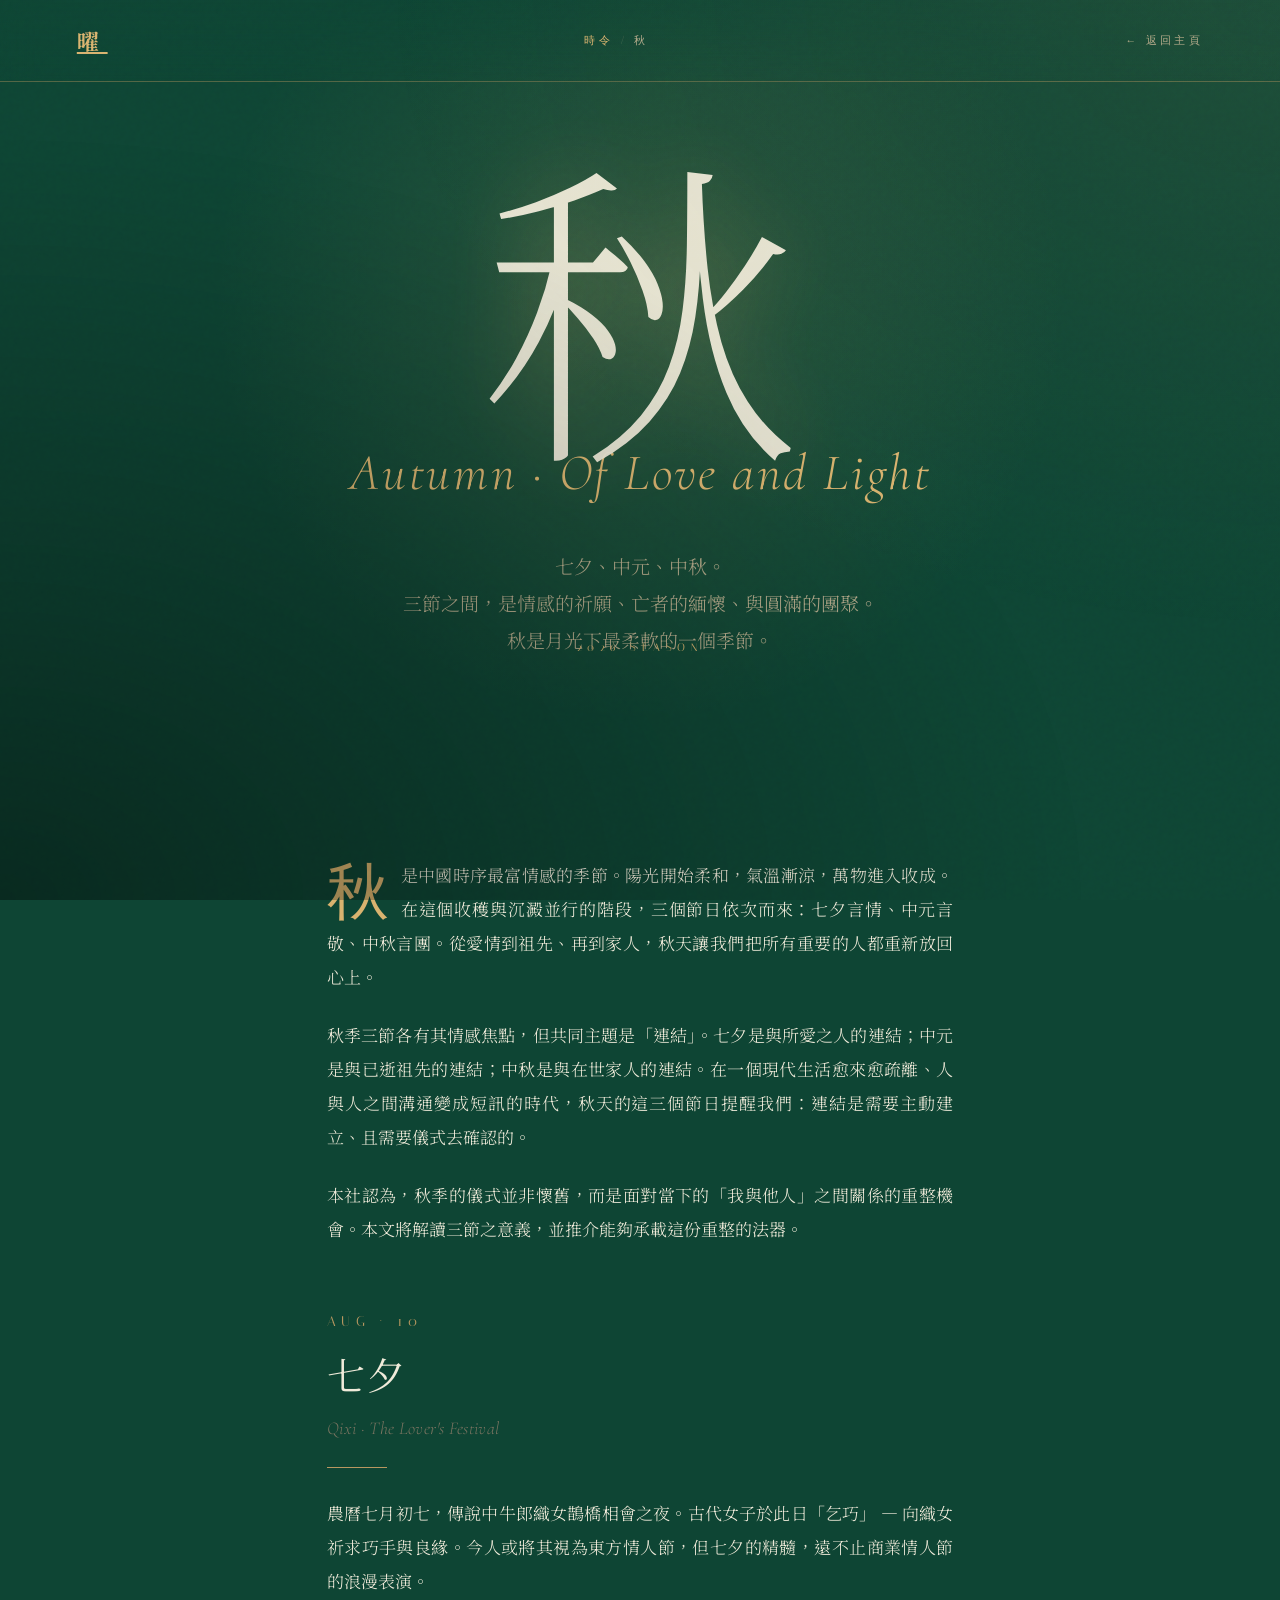
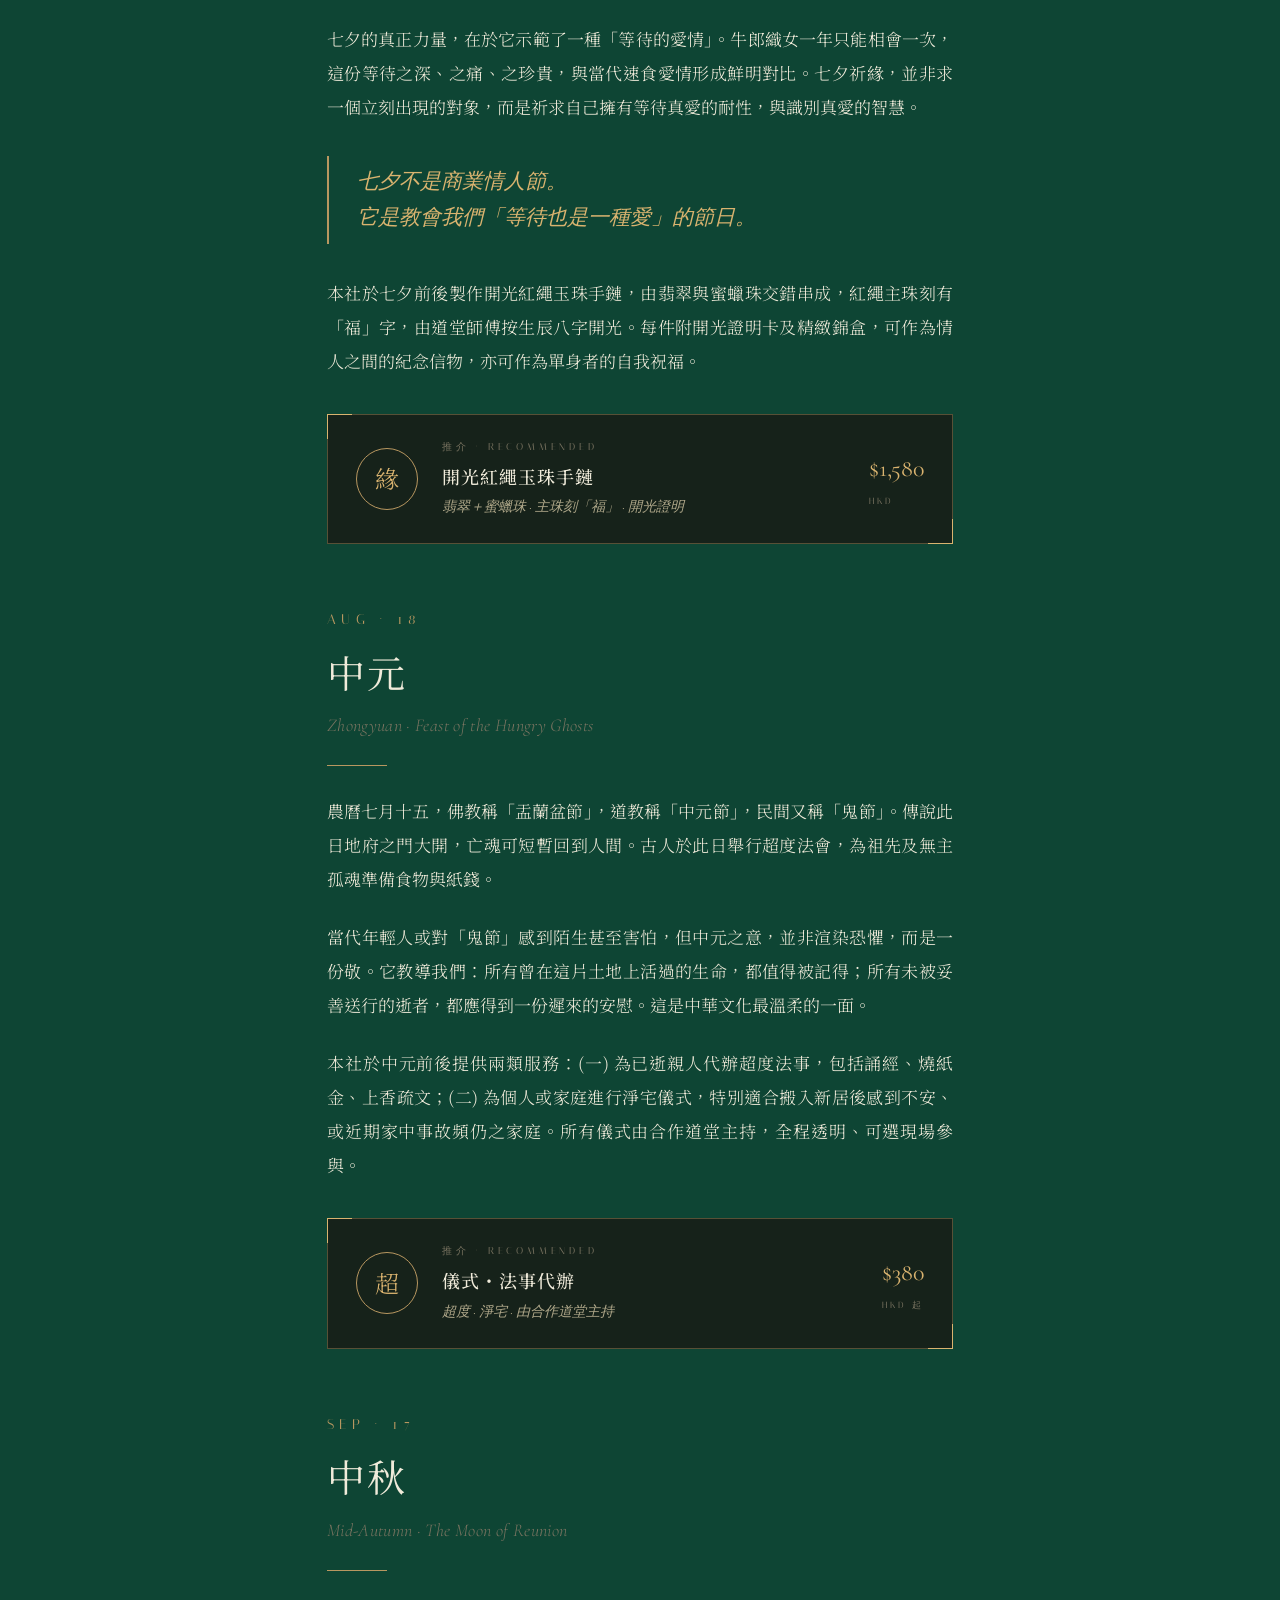
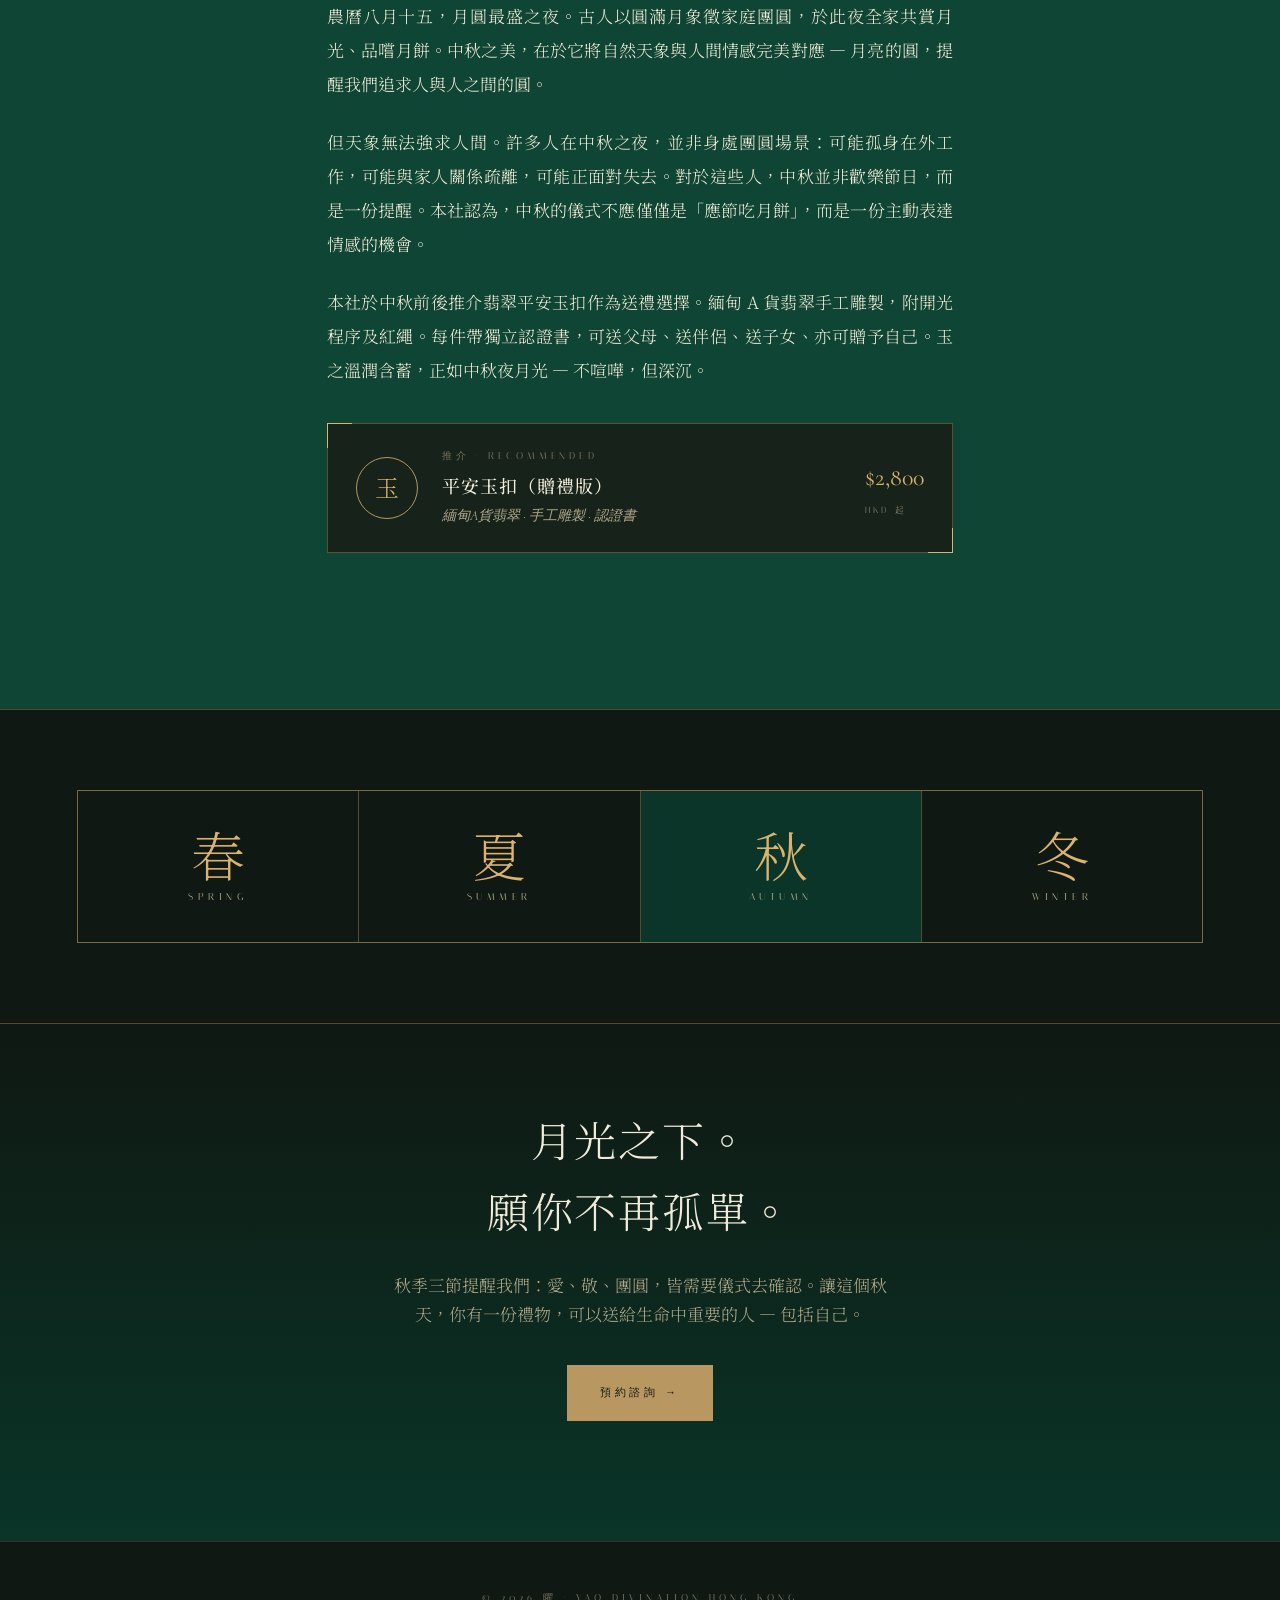
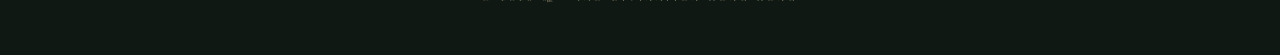
<file: autumn.html>
<!DOCTYPE html>
<html lang="zh-Hant">
<head>
<meta charset="UTF-8">
<meta name="viewport" content="width=device-width, initial-scale=1">
<title>秋・三節 | 七夕・中元・中秋 — 曜 YAO 命理新詮</title>
<meta name="description" content="七夕祈姻緣，中元超度祭祖，中秋月圓人圓。曜・東方命理品牌，為你解讀秋季三大節氣的傳統意義及對應之開光器物。">
<link rel="preconnect" href="https://fonts.googleapis.com">
<link rel="preconnect" href="https://fonts.gstatic.com" crossorigin>
<link href="https://fonts.googleapis.com/css2?family=Cormorant:ital,wght@0,300;0,400;0,500;0,600;1,300;1,400&family=Italiana&family=Noto+Serif+TC:wght@200;300;400;500;600;700&display=swap" rel="stylesheet">
<link rel="stylesheet" href="_shared.css">
</head>
<body>

<div class="topbar">
  <a href="index.html" class="logo">曜</a>
  <span class="crumb"><a href="index.html#calendar">時令</a> / 秋</span>
  <a href="index.html" class="back">← 返回主頁</a>
</div>

<section class="season-hero">
  <div>
    <div class="glyph">秋</div>
    <div class="name-en">Autumn · Of Love and Light</div>
    <div class="lead">七夕、中元、中秋。<br>三節之間，是情感的祈願、亡者的緬懷、與圓滿的團聚。<br>秋是月光下最柔軟的一個季節。</div>
  </div>
  <div class="meta">2026 SEASON</div>
</section>

<article>
  <p>秋是中國時序最富情感的季節。陽光開始柔和，氣溫漸涼，萬物進入收成。在這個收穫與沉澱並行的階段，三個節日依次而來：七夕言情、中元言敬、中秋言團。從愛情到祖先、再到家人，秋天讓我們把所有重要的人都重新放回心上。</p>

  <p>秋季三節各有其情感焦點，但共同主題是「連結」。七夕是與所愛之人的連結；中元是與已逝祖先的連結；中秋是與在世家人的連結。在一個現代生活愈來愈疏離、人與人之間溝通變成短訊的時代，秋天的這三個節日提醒我們：連結是需要主動建立、且需要儀式去確認的。</p>

  <p>本社認為，秋季的儀式並非懷舊，而是面對當下的「我與他人」之間關係的重整機會。本文將解讀三節之意義，並推介能夠承載這份重整的法器。</p>

  <h2 id="qixi">
    <span class="num">AUG · 10</span>
    七夕
    <span class="en">Qixi · The Lover's Festival</span>
  </h2>

  <p>農曆七月初七，傳說中牛郎織女鵲橋相會之夜。古代女子於此日「乞巧」 — 向織女祈求巧手與良緣。今人或將其視為東方情人節，但七夕的精髓，遠不止商業情人節的浪漫表演。</p>

  <p>七夕的真正力量，在於它示範了一種「等待的愛情」。牛郎織女一年只能相會一次，這份等待之深、之痛、之珍貴，與當代速食愛情形成鮮明對比。七夕祈緣，並非求一個立刻出現的對象，而是祈求自己擁有等待真愛的耐性，與識別真愛的智慧。</p>

  <blockquote>七夕不是商業情人節。<br>它是教會我們「等待也是一種愛」的節日。</blockquote>

  <p>本社於七夕前後製作開光紅繩玉珠手鏈，由翡翠與蜜蠟珠交錯串成，紅繩主珠刻有「福」字，由道堂師傅按生辰八字開光。每件附開光證明卡及精緻錦盒，可作為情人之間的紀念信物，亦可作為單身者的自我祝福。</p>

  <div class="featured-sku">
    <div class="icon">緣</div>
    <div class="info">
      <div class="label">推介 · Recommended</div>
      <div class="name">開光紅繩玉珠手鏈</div>
      <div class="desc">翡翠＋蜜蠟珠 · 主珠刻「福」 · 開光證明</div>
    </div>
    <div class="price">$1,580<small>HKD</small></div>
  </div>

  <h2 id="zhongyuan">
    <span class="num">AUG · 18</span>
    中元
    <span class="en">Zhongyuan · Feast of the Hungry Ghosts</span>
  </h2>

  <p>農曆七月十五，佛教稱「盂蘭盆節」，道教稱「中元節」，民間又稱「鬼節」。傳說此日地府之門大開，亡魂可短暫回到人間。古人於此日舉行超度法會，為祖先及無主孤魂準備食物與紙錢。</p>

  <p>當代年輕人或對「鬼節」感到陌生甚至害怕，但中元之意，並非渲染恐懼，而是一份敬。它教導我們：所有曾在這片土地上活過的生命，都值得被記得；所有未被妥善送行的逝者，都應得到一份遲來的安慰。這是中華文化最溫柔的一面。</p>

  <p>本社於中元前後提供兩類服務：(一) 為已逝親人代辦超度法事，包括誦經、燒紙金、上香疏文；(二) 為個人或家庭進行淨宅儀式，特別適合搬入新居後感到不安、或近期家中事故頻仍之家庭。所有儀式由合作道堂主持，全程透明、可選現場參與。</p>

  <div class="featured-sku">
    <div class="icon">超</div>
    <div class="info">
      <div class="label">推介 · Recommended</div>
      <div class="name">儀式・法事代辦</div>
      <div class="desc">超度 · 淨宅 · 由合作道堂主持</div>
    </div>
    <div class="price">$380<small>HKD 起</small></div>
  </div>

  <h2 id="midautumn">
    <span class="num">SEP · 17</span>
    中秋
    <span class="en">Mid-Autumn · The Moon of Reunion</span>
  </h2>

  <p>農曆八月十五，月圓最盛之夜。古人以圓滿月象徵家庭團圓，於此夜全家共賞月光、品嚐月餅。中秋之美，在於它將自然天象與人間情感完美對應 — 月亮的圓，提醒我們追求人與人之間的圓。</p>

  <p>但天象無法強求人間。許多人在中秋之夜，並非身處團圓場景：可能孤身在外工作，可能與家人關係疏離，可能正面對失去。對於這些人，中秋並非歡樂節日，而是一份提醒。本社認為，中秋的儀式不應僅僅是「應節吃月餅」，而是一份主動表達情感的機會。</p>

  <p>本社於中秋前後推介翡翠平安玉扣作為送禮選擇。緬甸 A 貨翡翠手工雕製，附開光程序及紅繩。每件帶獨立認證書，可送父母、送伴侶、送子女、亦可贈予自己。玉之溫潤含蓄，正如中秋夜月光 — 不喧嘩，但深沉。</p>

  <div class="featured-sku">
    <div class="icon">玉</div>
    <div class="info">
      <div class="label">推介 · Recommended</div>
      <div class="name">平安玉扣（贈禮版）</div>
      <div class="desc">緬甸A貨翡翠 · 手工雕製 · 認證書</div>
    </div>
    <div class="price">$2,800<small>HKD 起</small></div>
  </div>
</article>

<section class="season-nav">
  <div class="season-nav-grid">
    <a href="spring.html" class="season-nav-item"><span class="ch">春</span><span class="en">Spring</span></a>
    <a href="summer.html" class="season-nav-item"><span class="ch">夏</span><span class="en">Summer</span></a>
    <a href="autumn.html" class="season-nav-item current"><span class="ch">秋</span><span class="en">Autumn</span></a>
    <a href="winter.html" class="season-nav-item"><span class="ch">冬</span><span class="en">Winter</span></a>
  </div>
</section>

<section class="cta-back">
  <h3>月光之下。<br>願你不再孤單。</h3>
  <p>秋季三節提醒我們：愛、敬、團圓，皆需要儀式去確認。讓這個秋天，你有一份禮物，可以送給生命中重要的人 — 包括自己。</p>
  <a href="index.html#booking" class="btn btn-primary">預約諮詢 →</a>
</section>

<footer>
  © 2026 曜 · YAO Divination Hong Kong
</footer>

</body>
</html>
</file>
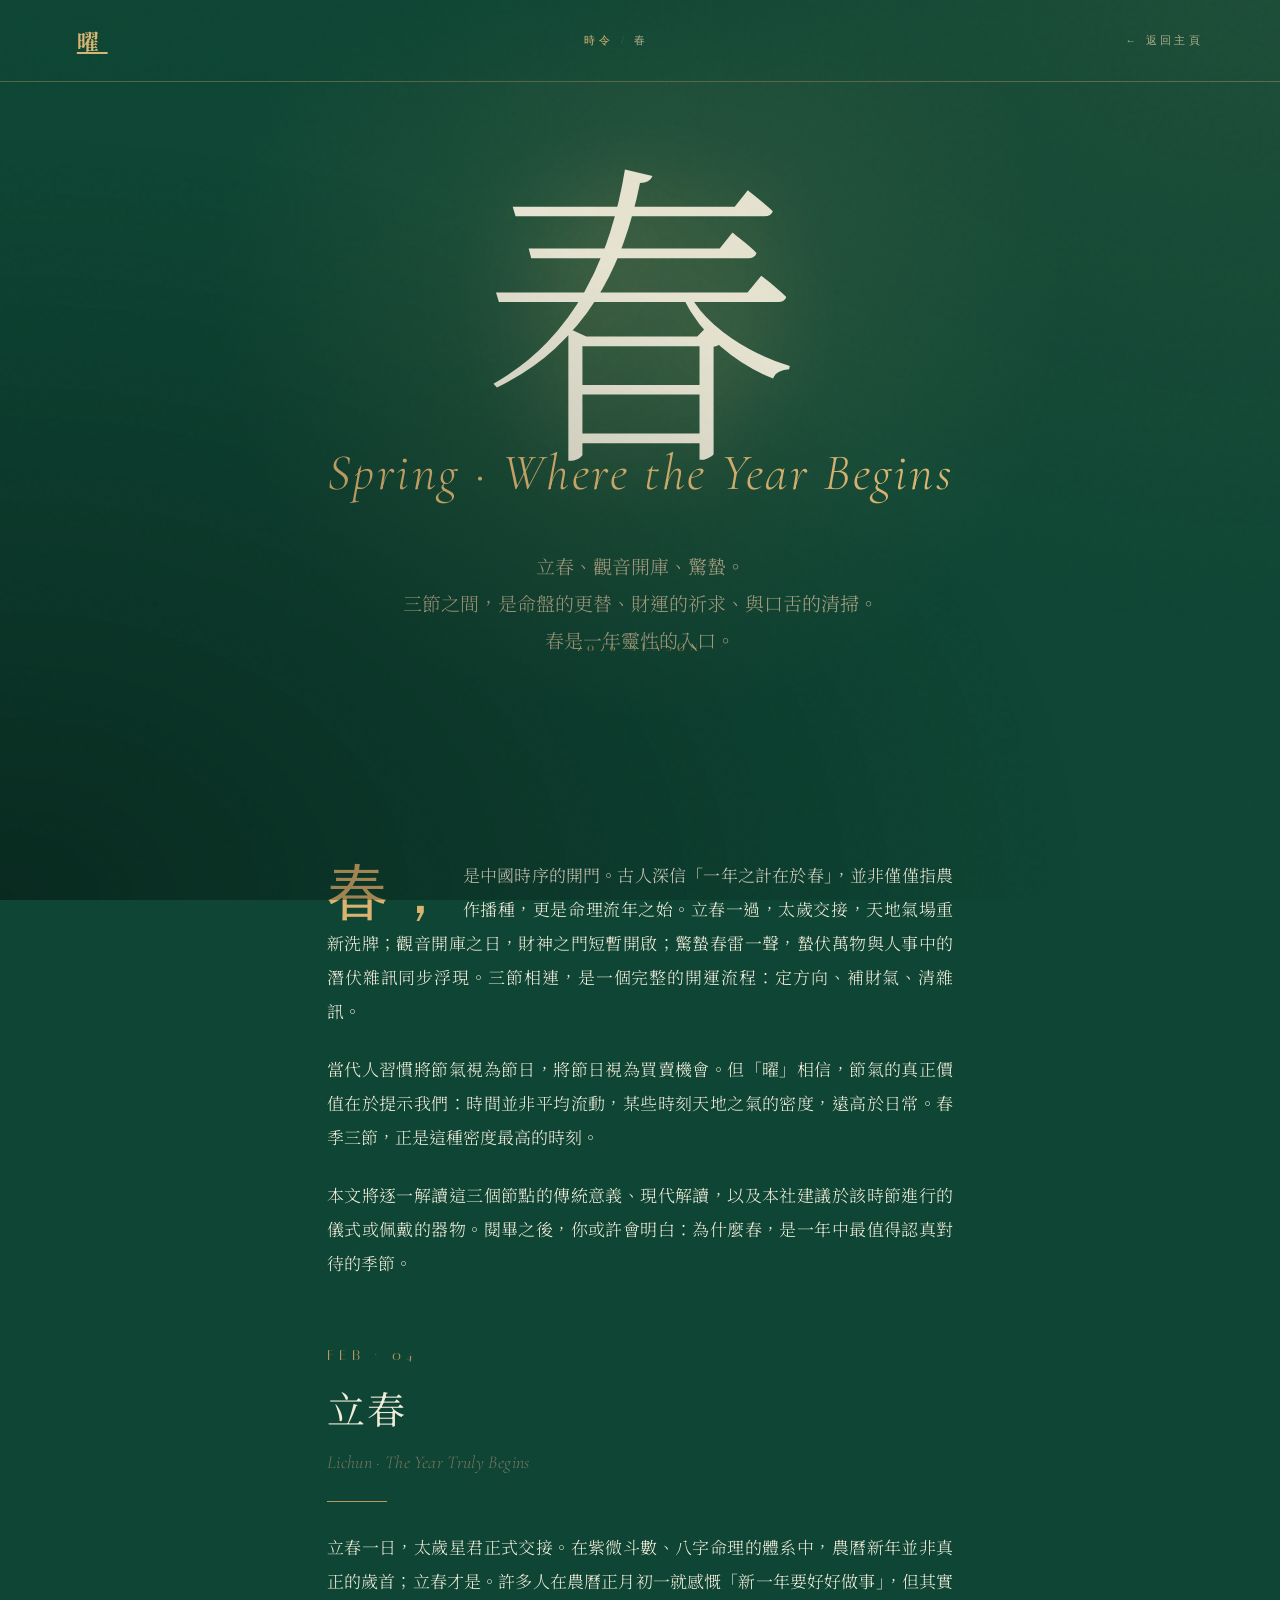
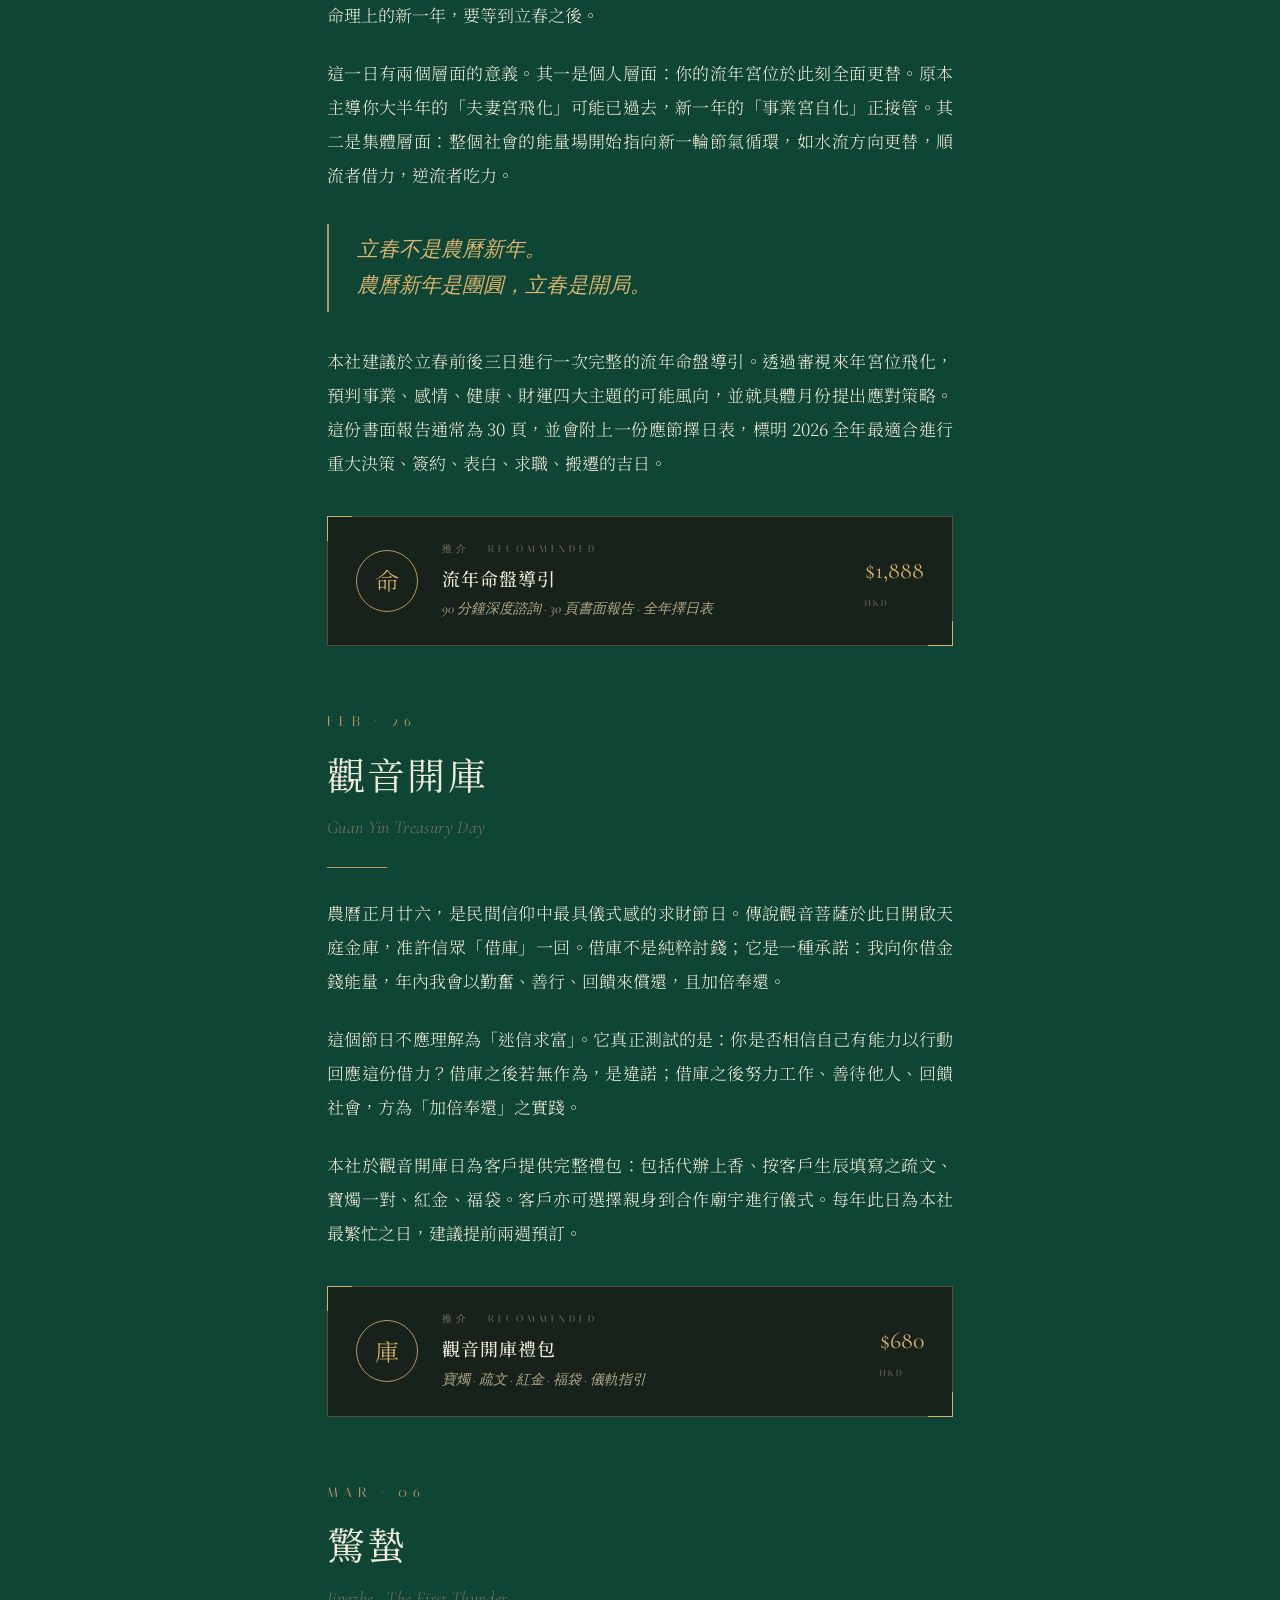
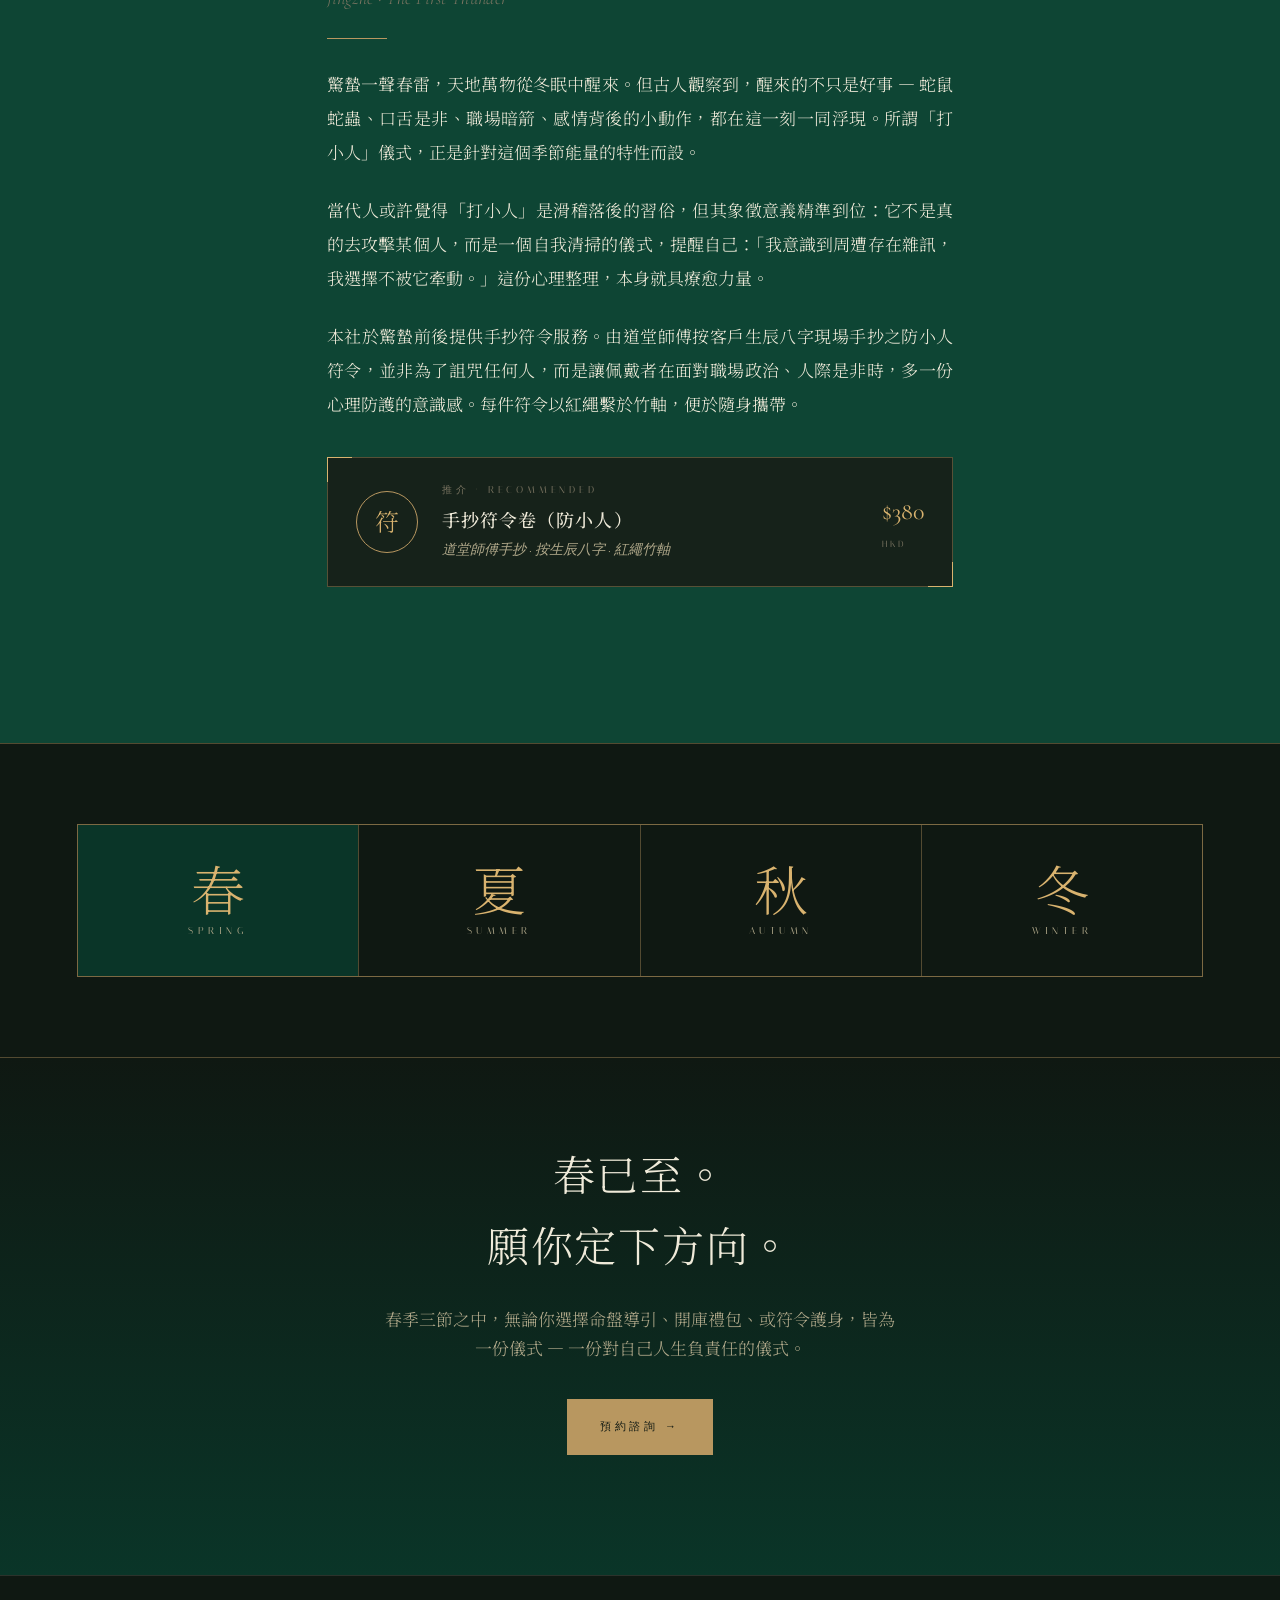
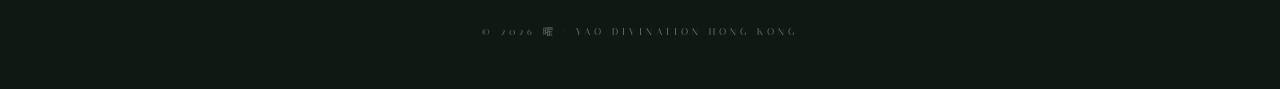
<file: spring.html>
<!DOCTYPE html>
<html lang="zh-Hant">
<head>
<meta charset="UTF-8">
<meta name="viewport" content="width=device-width, initial-scale=1">
<title>春・三節 | 立春・觀音開庫・驚蟄 — 曜 YAO 命理新詮</title>
<meta name="description" content="立春乃歲運啟動之日，觀音開庫為求財盛事，驚蟄象徵口舌雜訊萌動。曜・東方命理品牌，為你解讀春季三大節氣意義及對應之開運法器。">
<link rel="preconnect" href="https://fonts.googleapis.com">
<link rel="preconnect" href="https://fonts.gstatic.com" crossorigin>
<link href="https://fonts.googleapis.com/css2?family=Cormorant:ital,wght@0,300;0,400;0,500;0,600;1,300;1,400&family=Italiana&family=Noto+Serif+TC:wght@200;300;400;500;600;700&display=swap" rel="stylesheet">
<link rel="stylesheet" href="_shared.css">
</head>
<body>

<div class="topbar">
  <a href="index.html" class="logo">曜</a>
  <span class="crumb"><a href="index.html#calendar">時令</a> / 春</span>
  <a href="index.html" class="back">← 返回主頁</a>
</div>

<section class="season-hero">
  <div>
    <div class="glyph">春</div>
    <div class="name-en">Spring · Where the Year Begins</div>
    <div class="lead">立春、觀音開庫、驚蟄。<br>三節之間，是命盤的更替、財運的祈求、與口舌的清掃。<br>春是一年靈性的入口。</div>
  </div>
  <div class="meta">2026 SEASON</div>
</section>

<article>
  <p>春，是中國時序的開門。古人深信「一年之計在於春」，並非僅僅指農作播種，更是命理流年之始。立春一過，太歲交接，天地氣場重新洗牌；觀音開庫之日，財神之門短暫開啟；驚蟄春雷一聲，蟄伏萬物與人事中的潛伏雜訊同步浮現。三節相連，是一個完整的開運流程：定方向、補財氣、清雜訊。</p>

  <p>當代人習慣將節氣視為節日，將節日視為買賣機會。但「曜」相信，節氣的真正價值在於提示我們：時間並非平均流動，某些時刻天地之氣的密度，遠高於日常。春季三節，正是這種密度最高的時刻。</p>

  <p>本文將逐一解讀這三個節點的傳統意義、現代解讀，以及本社建議於該時節進行的儀式或佩戴的器物。閱畢之後，你或許會明白：為什麼春，是一年中最值得認真對待的季節。</p>

  <h2 id="lichun">
    <span class="num">FEB · 04</span>
    立春
    <span class="en">Lichun · The Year Truly Begins</span>
  </h2>

  <p>立春一日，太歲星君正式交接。在紫微斗數、八字命理的體系中，農曆新年並非真正的歲首；立春才是。許多人在農曆正月初一就感慨「新一年要好好做事」，但其實命理上的新一年，要等到立春之後。</p>

  <p>這一日有兩個層面的意義。其一是個人層面：你的流年宮位於此刻全面更替。原本主導你大半年的「夫妻宮飛化」可能已過去，新一年的「事業宮自化」正接管。其二是集體層面：整個社會的能量場開始指向新一輪節氣循環，如水流方向更替，順流者借力，逆流者吃力。</p>

  <blockquote>立春不是農曆新年。<br>農曆新年是團圓，立春是開局。</blockquote>

  <p>本社建議於立春前後三日進行一次完整的流年命盤導引。透過審視來年宮位飛化，預判事業、感情、健康、財運四大主題的可能風向，並就具體月份提出應對策略。這份書面報告通常為 30 頁，並會附上一份應節擇日表，標明 2026 全年最適合進行重大決策、簽約、表白、求職、搬遷的吉日。</p>

  <div class="featured-sku">
    <div class="icon">命</div>
    <div class="info">
      <div class="label">推介 · Recommended</div>
      <div class="name">流年命盤導引</div>
      <div class="desc">90 分鐘深度諮詢 · 30 頁書面報告 · 全年擇日表</div>
    </div>
    <div class="price">$1,888<small>HKD</small></div>
  </div>

  <h2 id="treasury">
    <span class="num">FEB · 26</span>
    觀音開庫
    <span class="en">Guan Yin Treasury Day</span>
  </h2>

  <p>農曆正月廿六，是民間信仰中最具儀式感的求財節日。傳說觀音菩薩於此日開啟天庭金庫，准許信眾「借庫」一回。借庫不是純粹討錢；它是一種承諾：我向你借金錢能量，年內我會以勤奮、善行、回饋來償還，且加倍奉還。</p>

  <p>這個節日不應理解為「迷信求富」。它真正測試的是：你是否相信自己有能力以行動回應這份借力？借庫之後若無作為，是違諾；借庫之後努力工作、善待他人、回饋社會，方為「加倍奉還」之實踐。</p>

  <p>本社於觀音開庫日為客戶提供完整禮包：包括代辦上香、按客戶生辰填寫之疏文、寶燭一對、紅金、福袋。客戶亦可選擇親身到合作廟宇進行儀式。每年此日為本社最繁忙之日，建議提前兩週預訂。</p>

  <div class="featured-sku">
    <div class="icon">庫</div>
    <div class="info">
      <div class="label">推介 · Recommended</div>
      <div class="name">觀音開庫禮包</div>
      <div class="desc">寶燭 · 疏文 · 紅金 · 福袋 · 儀軌指引</div>
    </div>
    <div class="price">$680<small>HKD</small></div>
  </div>

  <h2 id="jingzhe">
    <span class="num">MAR · 06</span>
    驚蟄
    <span class="en">Jingzhe · The First Thunder</span>
  </h2>

  <p>驚蟄一聲春雷，天地萬物從冬眠中醒來。但古人觀察到，醒來的不只是好事 — 蛇鼠蛇蟲、口舌是非、職場暗箭、感情背後的小動作，都在這一刻一同浮現。所謂「打小人」儀式，正是針對這個季節能量的特性而設。</p>

  <p>當代人或許覺得「打小人」是滑稽落後的習俗，但其象徵意義精準到位：它不是真的去攻擊某個人，而是一個自我清掃的儀式，提醒自己：「我意識到周遭存在雜訊，我選擇不被它牽動。」這份心理整理，本身就具療愈力量。</p>

  <p>本社於驚蟄前後提供手抄符令服務。由道堂師傅按客戶生辰八字現場手抄之防小人符令，並非為了詛咒任何人，而是讓佩戴者在面對職場政治、人際是非時，多一份心理防護的意識感。每件符令以紅繩繫於竹軸，便於隨身攜帶。</p>

  <div class="featured-sku">
    <div class="icon">符</div>
    <div class="info">
      <div class="label">推介 · Recommended</div>
      <div class="name">手抄符令卷（防小人）</div>
      <div class="desc">道堂師傅手抄 · 按生辰八字 · 紅繩竹軸</div>
    </div>
    <div class="price">$380<small>HKD</small></div>
  </div>
</article>

<section class="season-nav">
  <div class="season-nav-grid">
    <a href="spring.html" class="season-nav-item current"><span class="ch">春</span><span class="en">Spring</span></a>
    <a href="summer.html" class="season-nav-item"><span class="ch">夏</span><span class="en">Summer</span></a>
    <a href="autumn.html" class="season-nav-item"><span class="ch">秋</span><span class="en">Autumn</span></a>
    <a href="winter.html" class="season-nav-item"><span class="ch">冬</span><span class="en">Winter</span></a>
  </div>
</section>

<section class="cta-back">
  <h3>春已至。<br>願你定下方向。</h3>
  <p>春季三節之中，無論你選擇命盤導引、開庫禮包、或符令護身，皆為一份儀式 — 一份對自己人生負責任的儀式。</p>
  <a href="index.html#booking" class="btn btn-primary">預約諮詢 →</a>
</section>

<footer>
  © 2026 曜 · YAO Divination Hong Kong
</footer>

</body>
</html>
</file>
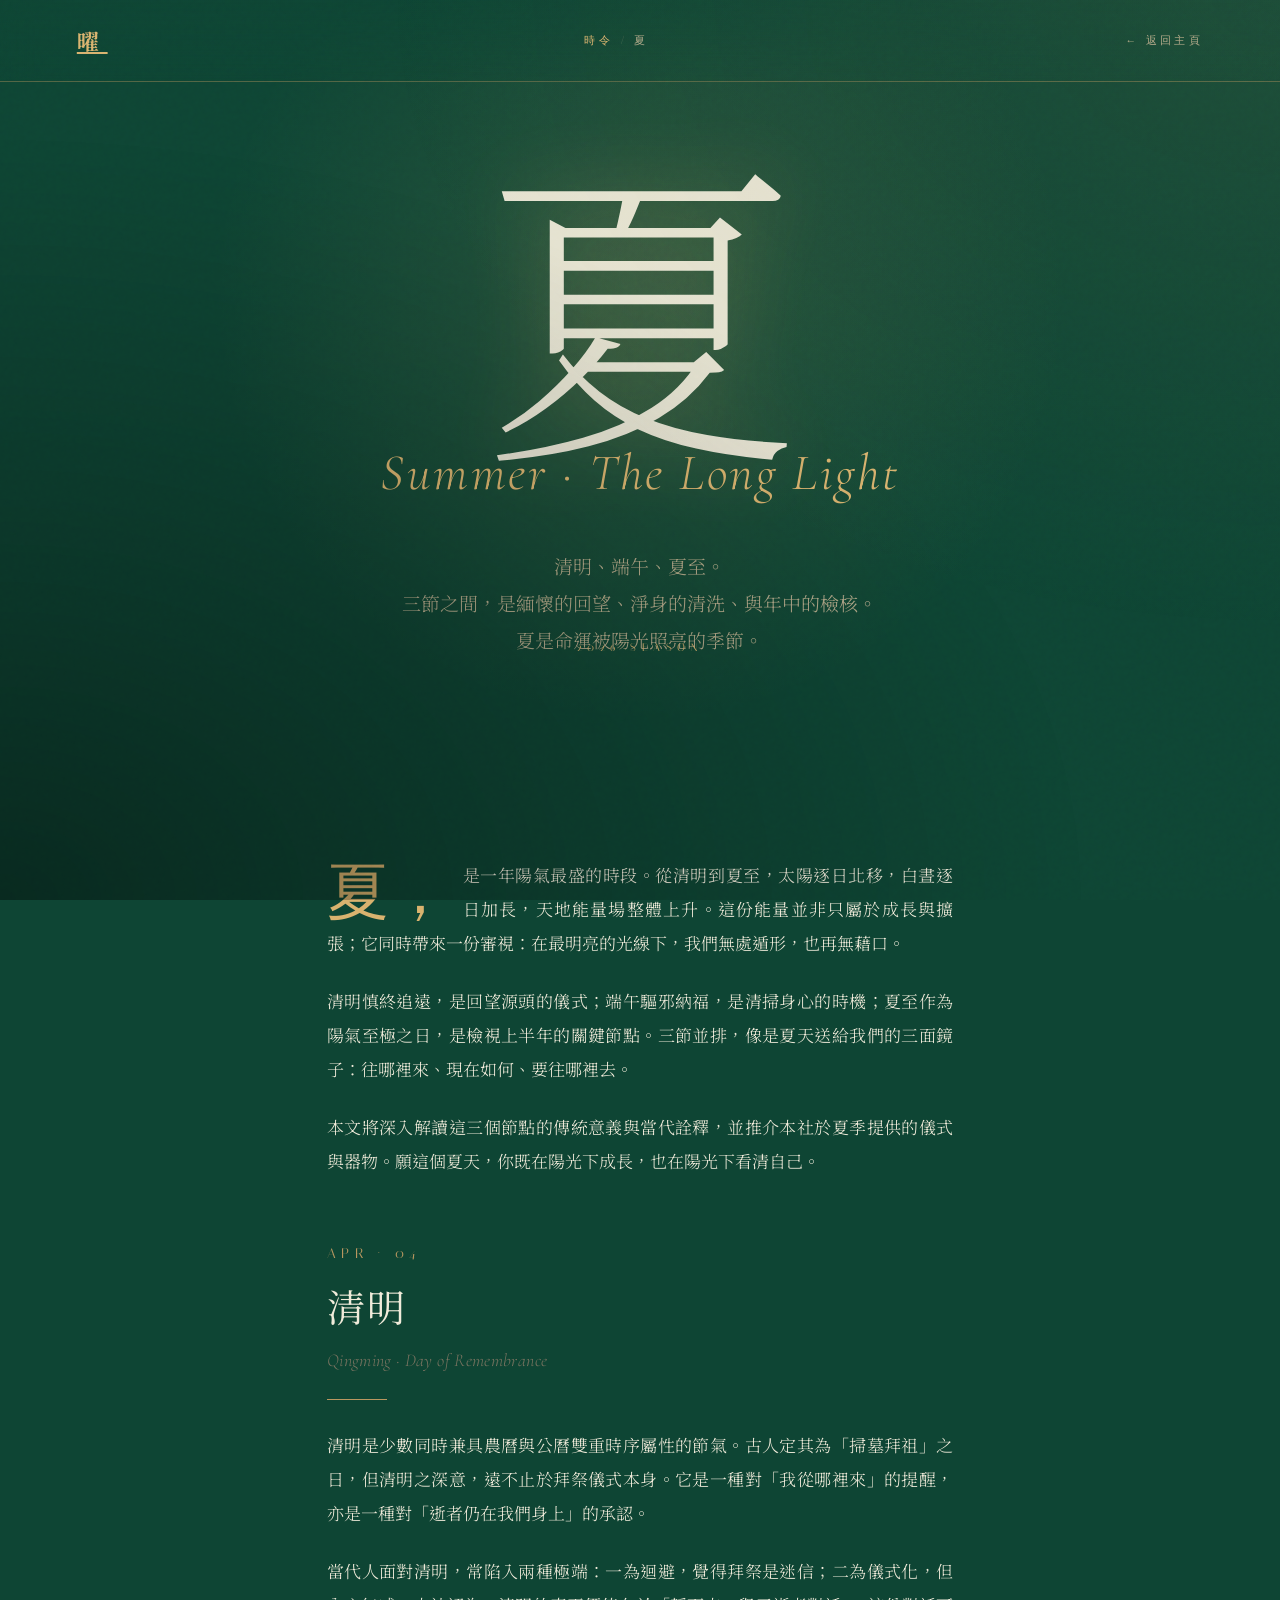
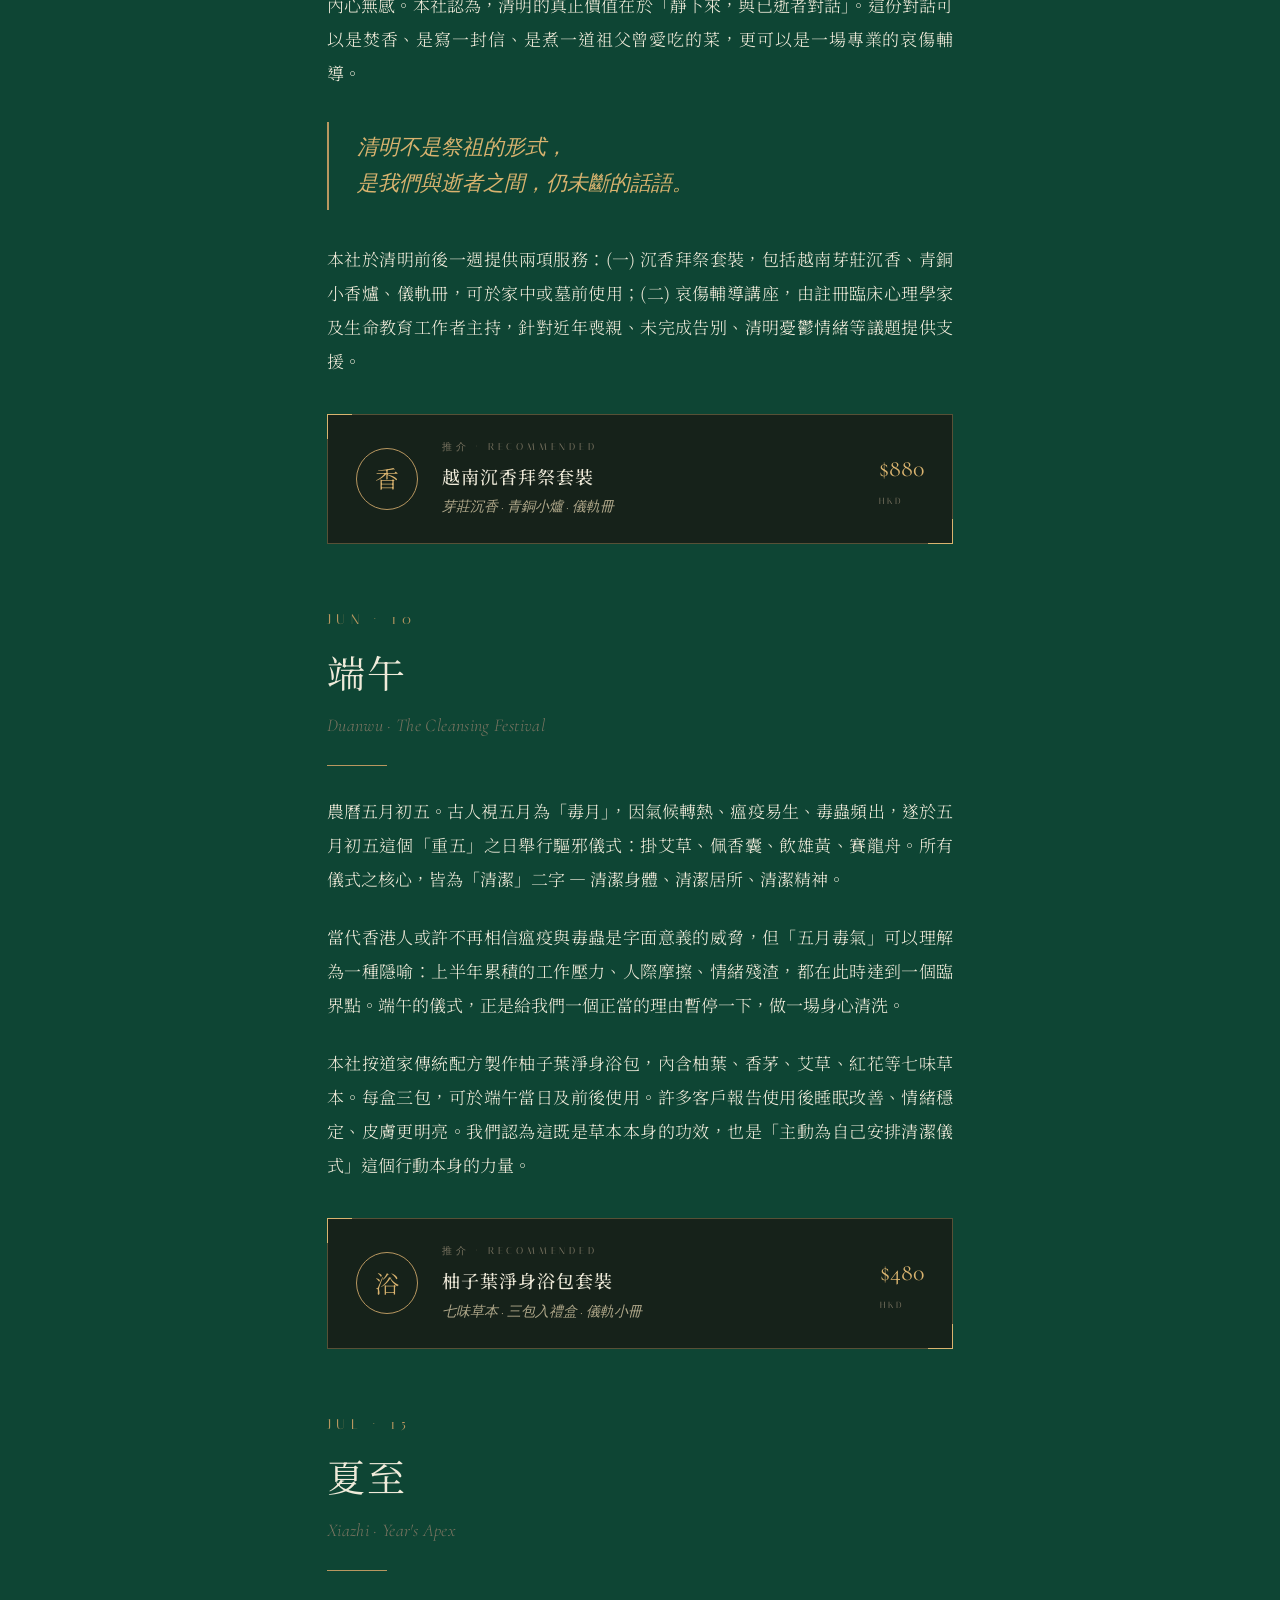
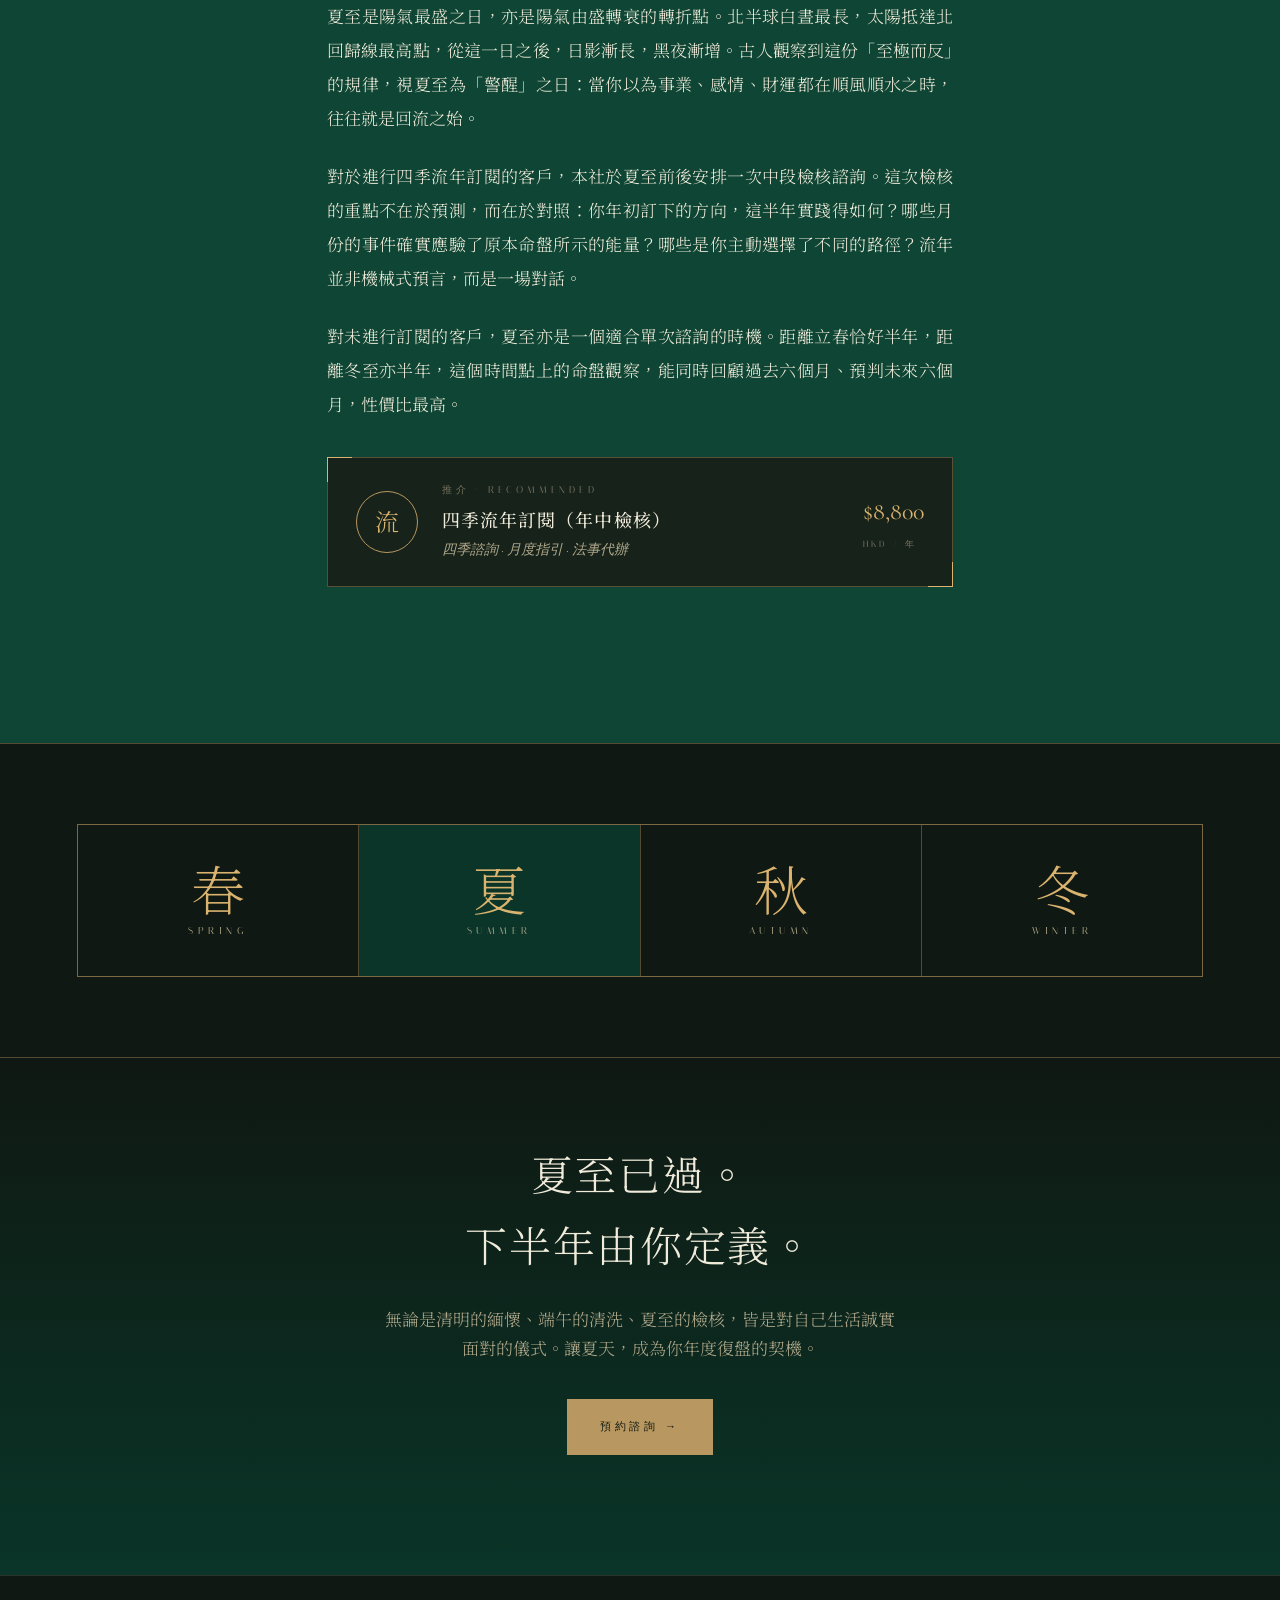
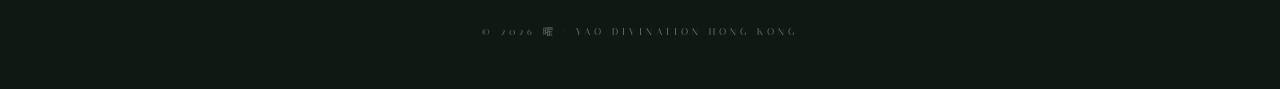
<file: summer.html>
<!DOCTYPE html>
<html lang="zh-Hant">
<head>
<meta charset="UTF-8">
<meta name="viewport" content="width=device-width, initial-scale=1">
<title>夏・三節 | 清明・端午・夏至 — 曜 YAO 命理新詮</title>
<meta name="description" content="清明慎終追遠，端午驅邪納福，夏至為流年中段檢核。曜・東方命理品牌，為你解讀夏季三大節氣的當代靈性意義。">
<link rel="preconnect" href="https://fonts.googleapis.com">
<link rel="preconnect" href="https://fonts.gstatic.com" crossorigin>
<link href="https://fonts.googleapis.com/css2?family=Cormorant:ital,wght@0,300;0,400;0,500;0,600;1,300;1,400&family=Italiana&family=Noto+Serif+TC:wght@200;300;400;500;600;700&display=swap" rel="stylesheet">
<link rel="stylesheet" href="_shared.css">
</head>
<body>

<div class="topbar">
  <a href="index.html" class="logo">曜</a>
  <span class="crumb"><a href="index.html#calendar">時令</a> / 夏</span>
  <a href="index.html" class="back">← 返回主頁</a>
</div>

<section class="season-hero">
  <div>
    <div class="glyph">夏</div>
    <div class="name-en">Summer · The Long Light</div>
    <div class="lead">清明、端午、夏至。<br>三節之間，是緬懷的回望、淨身的清洗、與年中的檢核。<br>夏是命運被陽光照亮的季節。</div>
  </div>
  <div class="meta">2026 SEASON</div>
</section>

<article>
  <p>夏，是一年陽氣最盛的時段。從清明到夏至，太陽逐日北移，白晝逐日加長，天地能量場整體上升。這份能量並非只屬於成長與擴張；它同時帶來一份審視：在最明亮的光線下，我們無處遁形，也再無藉口。</p>

  <p>清明慎終追遠，是回望源頭的儀式；端午驅邪納福，是清掃身心的時機；夏至作為陽氣至極之日，是檢視上半年的關鍵節點。三節並排，像是夏天送給我們的三面鏡子：往哪裡來、現在如何、要往哪裡去。</p>

  <p>本文將深入解讀這三個節點的傳統意義與當代詮釋，並推介本社於夏季提供的儀式與器物。願這個夏天，你既在陽光下成長，也在陽光下看清自己。</p>

  <h2 id="qingming">
    <span class="num">APR · 04</span>
    清明
    <span class="en">Qingming · Day of Remembrance</span>
  </h2>

  <p>清明是少數同時兼具農曆與公曆雙重時序屬性的節氣。古人定其為「掃墓拜祖」之日，但清明之深意，遠不止於拜祭儀式本身。它是一種對「我從哪裡來」的提醒，亦是一種對「逝者仍在我們身上」的承認。</p>

  <p>當代人面對清明，常陷入兩種極端：一為迴避，覺得拜祭是迷信；二為儀式化，但內心無感。本社認為，清明的真正價值在於「靜下來，與已逝者對話」。這份對話可以是焚香、是寫一封信、是煮一道祖父曾愛吃的菜，更可以是一場專業的哀傷輔導。</p>

  <blockquote>清明不是祭祖的形式，<br>是我們與逝者之間，仍未斷的話語。</blockquote>

  <p>本社於清明前後一週提供兩項服務：(一) 沉香拜祭套裝，包括越南芽莊沉香、青銅小香爐、儀軌冊，可於家中或墓前使用；(二) 哀傷輔導講座，由註冊臨床心理學家及生命教育工作者主持，針對近年喪親、未完成告別、清明憂鬱情緒等議題提供支援。</p>

  <div class="featured-sku">
    <div class="icon">香</div>
    <div class="info">
      <div class="label">推介 · Recommended</div>
      <div class="name">越南沉香拜祭套裝</div>
      <div class="desc">芽莊沉香 · 青銅小爐 · 儀軌冊</div>
    </div>
    <div class="price">$880<small>HKD</small></div>
  </div>

  <h2 id="duanwu">
    <span class="num">JUN · 10</span>
    端午
    <span class="en">Duanwu · The Cleansing Festival</span>
  </h2>

  <p>農曆五月初五。古人視五月為「毒月」，因氣候轉熱、瘟疫易生、毒蟲頻出，遂於五月初五這個「重五」之日舉行驅邪儀式：掛艾草、佩香囊、飲雄黃、賽龍舟。所有儀式之核心，皆為「清潔」二字 — 清潔身體、清潔居所、清潔精神。</p>

  <p>當代香港人或許不再相信瘟疫與毒蟲是字面意義的威脅，但「五月毒氣」可以理解為一種隱喻：上半年累積的工作壓力、人際摩擦、情緒殘渣，都在此時達到一個臨界點。端午的儀式，正是給我們一個正當的理由暫停一下，做一場身心清洗。</p>

  <p>本社按道家傳統配方製作柚子葉淨身浴包，內含柚葉、香茅、艾草、紅花等七味草本。每盒三包，可於端午當日及前後使用。許多客戶報告使用後睡眠改善、情緒穩定、皮膚更明亮。我們認為這既是草本本身的功效，也是「主動為自己安排清潔儀式」這個行動本身的力量。</p>

  <div class="featured-sku">
    <div class="icon">浴</div>
    <div class="info">
      <div class="label">推介 · Recommended</div>
      <div class="name">柚子葉淨身浴包套裝</div>
      <div class="desc">七味草本 · 三包入禮盒 · 儀軌小冊</div>
    </div>
    <div class="price">$480<small>HKD</small></div>
  </div>

  <h2 id="xiazhi">
    <span class="num">JUL · 15</span>
    夏至
    <span class="en">Xiazhi · Year's Apex</span>
  </h2>

  <p>夏至是陽氣最盛之日，亦是陽氣由盛轉衰的轉折點。北半球白晝最長，太陽抵達北回歸線最高點，從這一日之後，日影漸長，黑夜漸增。古人觀察到這份「至極而反」的規律，視夏至為「警醒」之日：當你以為事業、感情、財運都在順風順水之時，往往就是回流之始。</p>

  <p>對於進行四季流年訂閱的客戶，本社於夏至前後安排一次中段檢核諮詢。這次檢核的重點不在於預測，而在於對照：你年初訂下的方向，這半年實踐得如何？哪些月份的事件確實應驗了原本命盤所示的能量？哪些是你主動選擇了不同的路徑？流年並非機械式預言，而是一場對話。</p>

  <p>對未進行訂閱的客戶，夏至亦是一個適合單次諮詢的時機。距離立春恰好半年，距離冬至亦半年，這個時間點上的命盤觀察，能同時回顧過去六個月、預判未來六個月，性價比最高。</p>

  <div class="featured-sku">
    <div class="icon">流</div>
    <div class="info">
      <div class="label">推介 · Recommended</div>
      <div class="name">四季流年訂閱（年中檢核）</div>
      <div class="desc">四季諮詢 · 月度指引 · 法事代辦</div>
    </div>
    <div class="price">$8,800<small>HKD / 年</small></div>
  </div>
</article>

<section class="season-nav">
  <div class="season-nav-grid">
    <a href="spring.html" class="season-nav-item"><span class="ch">春</span><span class="en">Spring</span></a>
    <a href="summer.html" class="season-nav-item current"><span class="ch">夏</span><span class="en">Summer</span></a>
    <a href="autumn.html" class="season-nav-item"><span class="ch">秋</span><span class="en">Autumn</span></a>
    <a href="winter.html" class="season-nav-item"><span class="ch">冬</span><span class="en">Winter</span></a>
  </div>
</section>

<section class="cta-back">
  <h3>夏至已過。<br>下半年由你定義。</h3>
  <p>無論是清明的緬懷、端午的清洗、夏至的檢核，皆是對自己生活誠實面對的儀式。讓夏天，成為你年度復盤的契機。</p>
  <a href="index.html#booking" class="btn btn-primary">預約諮詢 →</a>
</section>

<footer>
  © 2026 曜 · YAO Divination Hong Kong
</footer>

</body>
</html>
</file>
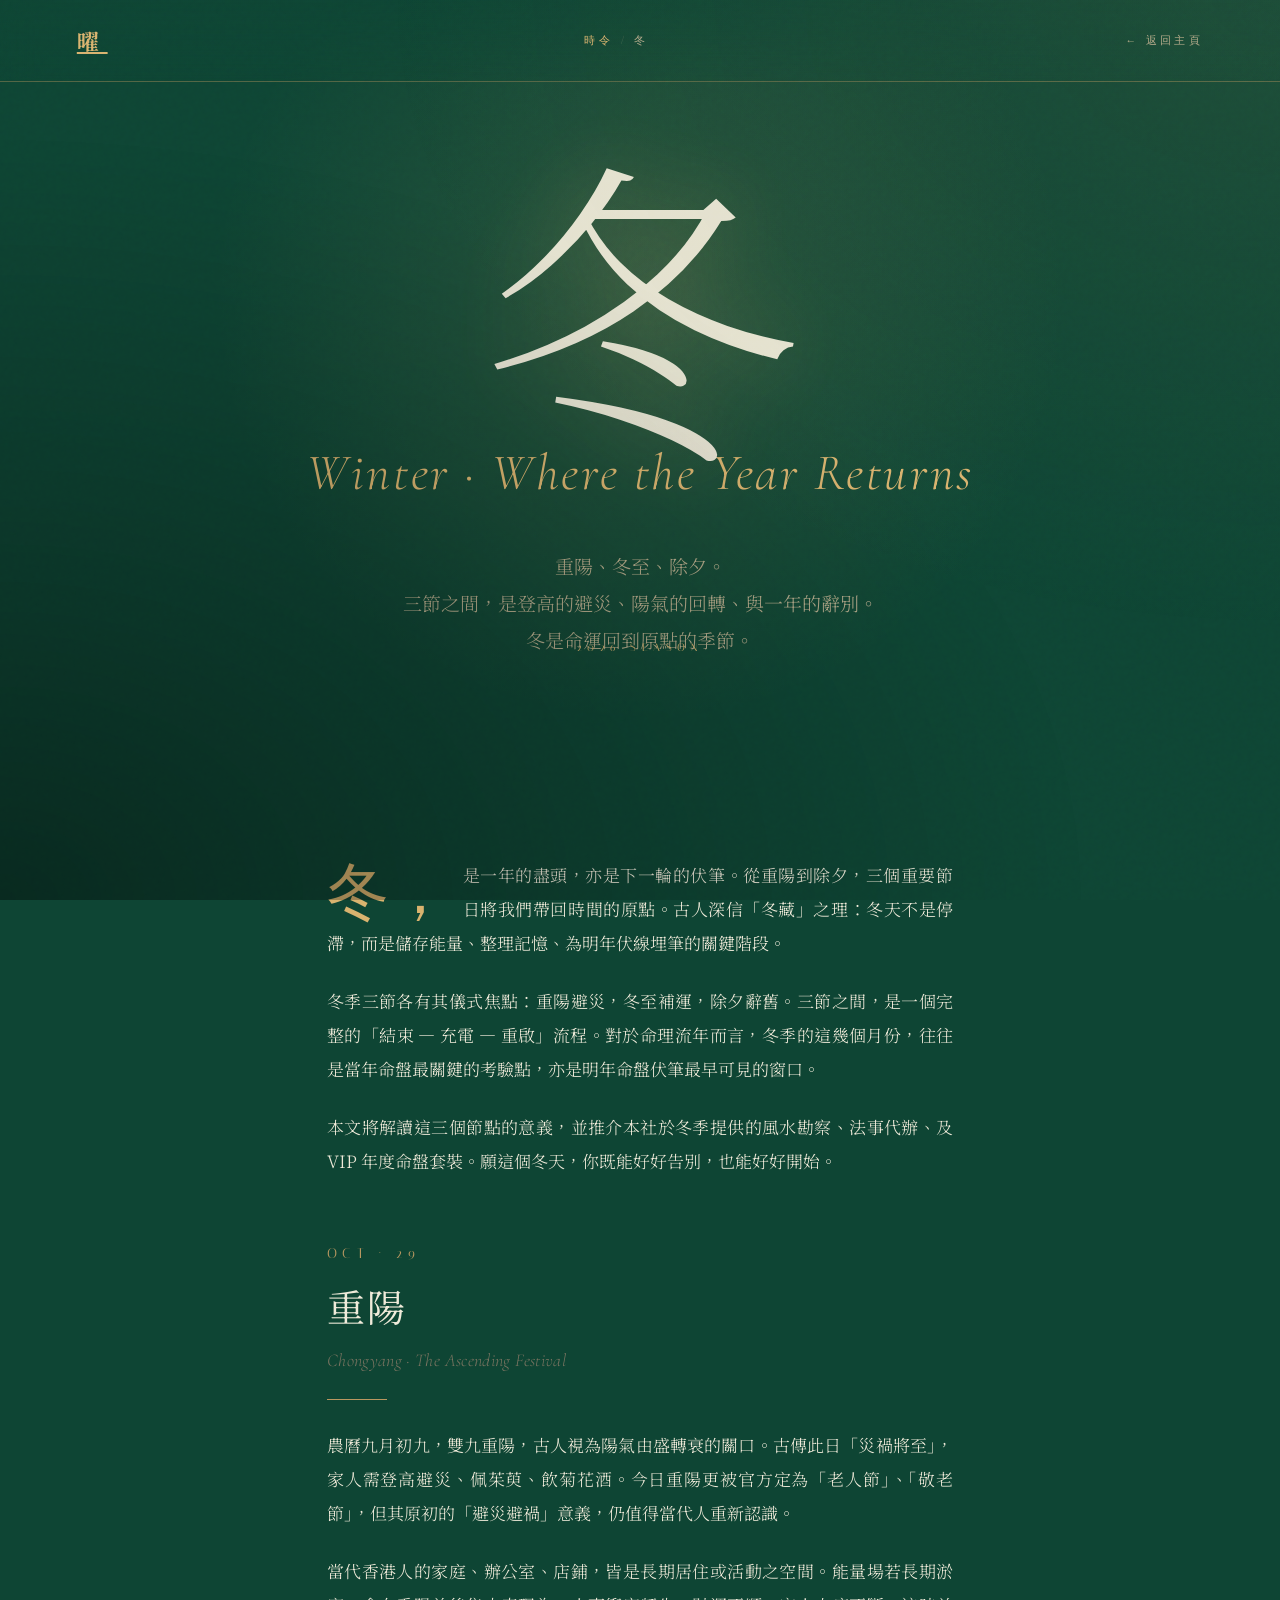
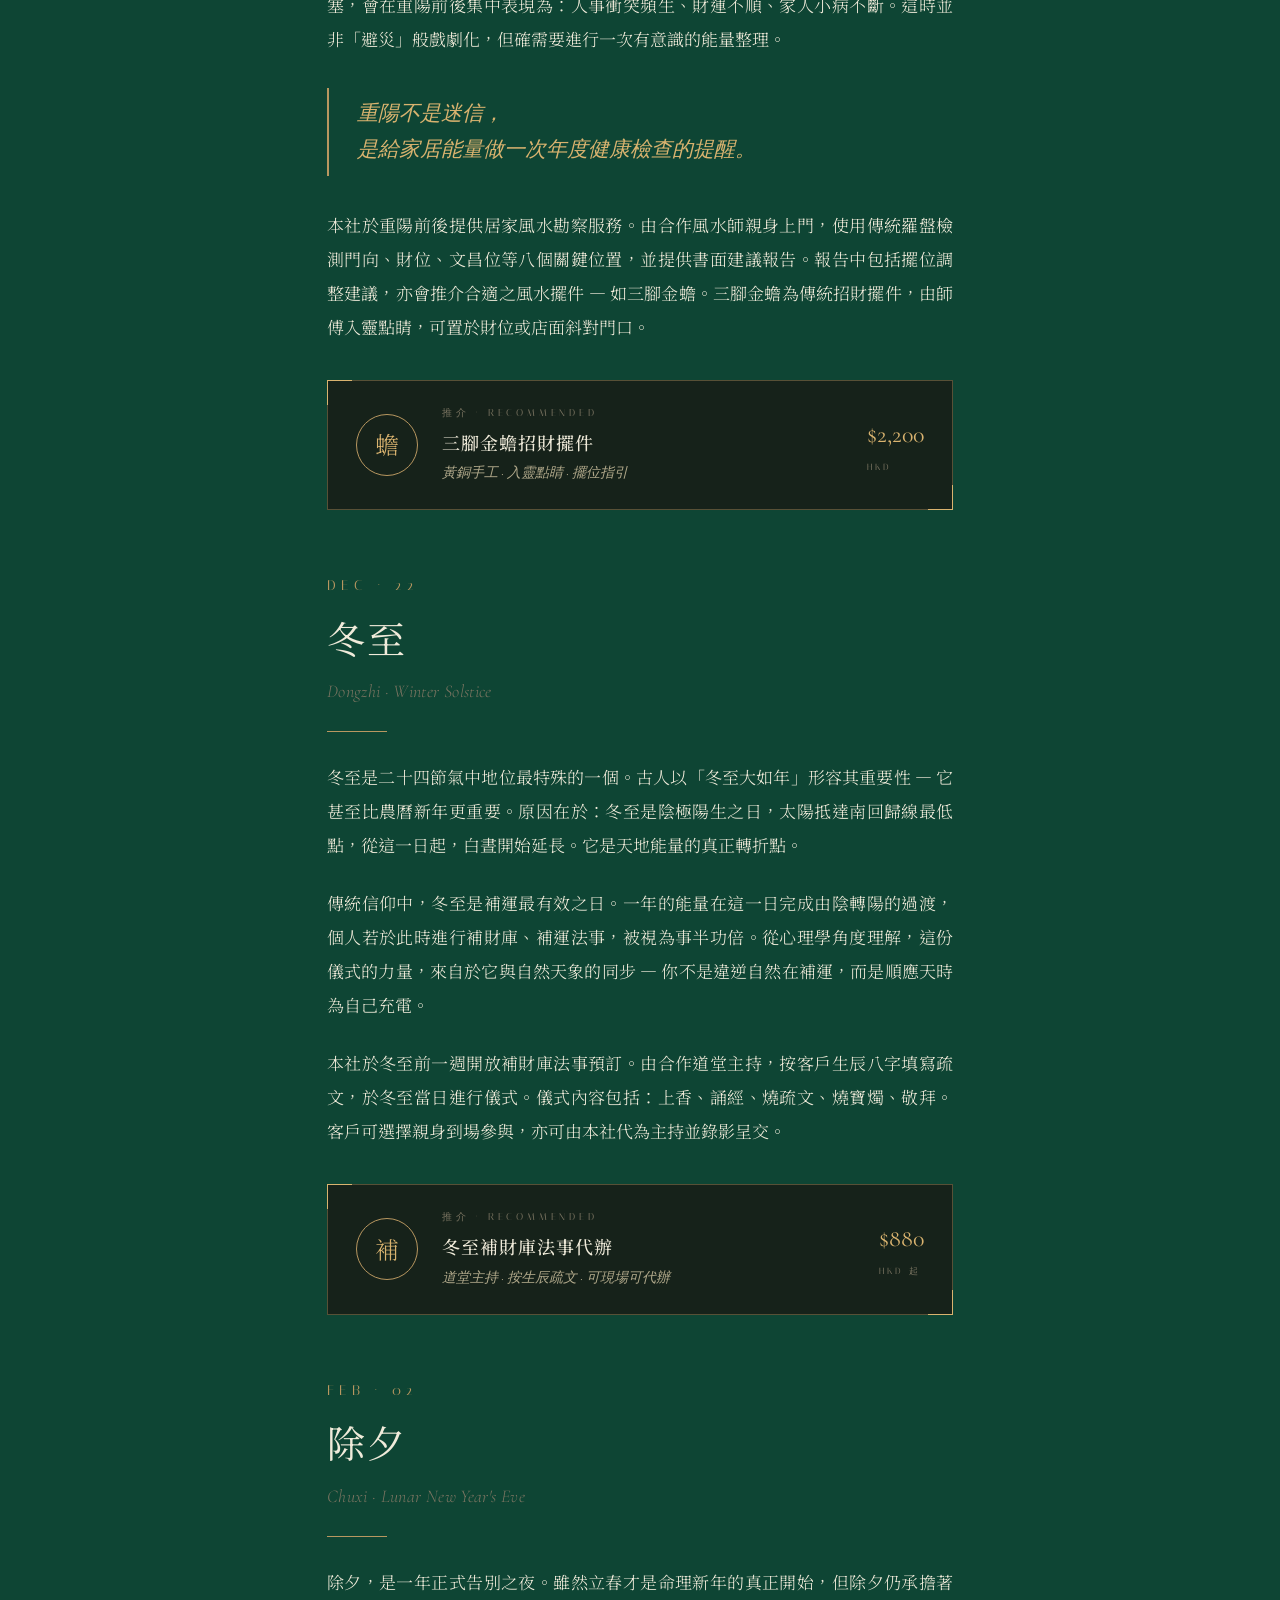
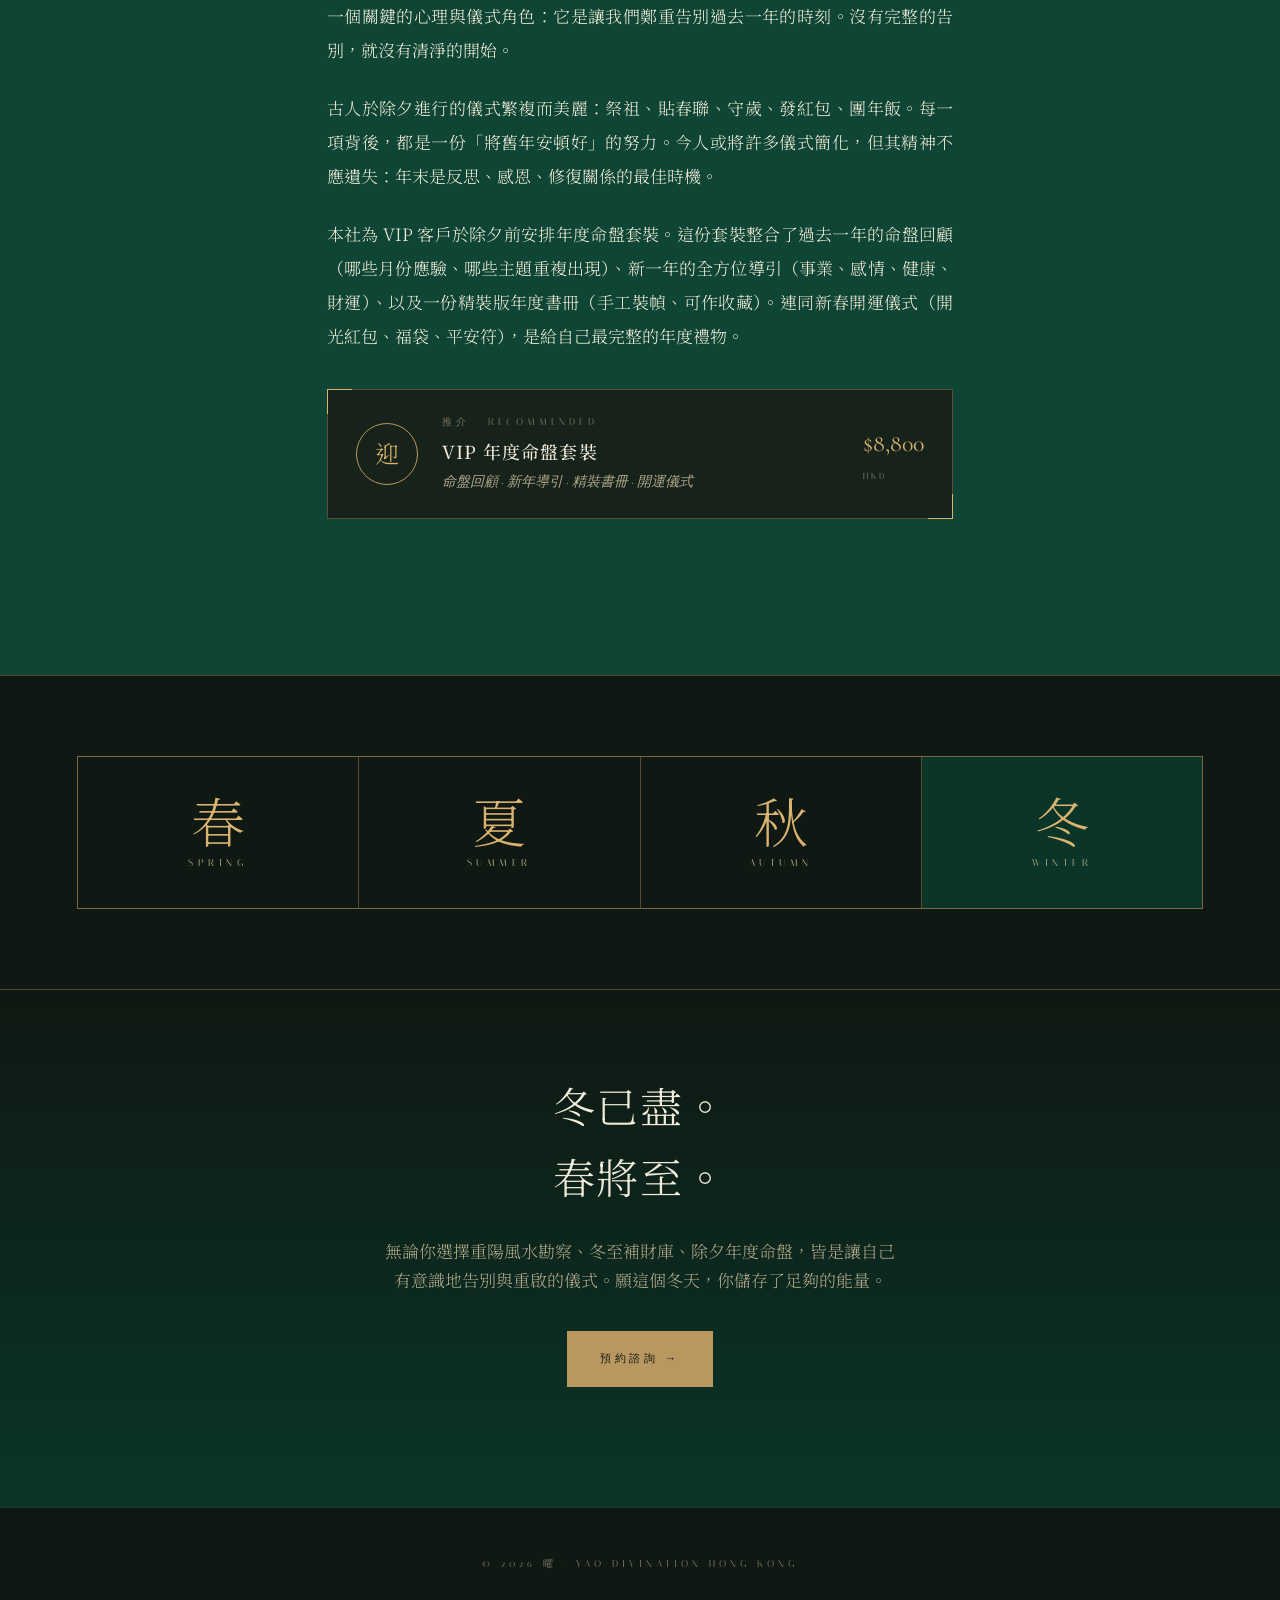
<file: winter.html>
<!DOCTYPE html>
<html lang="zh-Hant">
<head>
<meta charset="UTF-8">
<meta name="viewport" content="width=device-width, initial-scale=1">
<title>冬・三節 | 重陽・冬至・除夕 — 曜 YAO 命理新詮</title>
<meta name="description" content="重陽登高避災，冬至補運補財，除夕辭舊迎新。曜・東方命理品牌，為你解讀冬季三大節氣的開運意義及對應之風水擺件與法事。">
<link rel="preconnect" href="https://fonts.googleapis.com">
<link rel="preconnect" href="https://fonts.gstatic.com" crossorigin>
<link href="https://fonts.googleapis.com/css2?family=Cormorant:ital,wght@0,300;0,400;0,500;0,600;1,300;1,400&family=Italiana&family=Noto+Serif+TC:wght@200;300;400;500;600;700&display=swap" rel="stylesheet">
<link rel="stylesheet" href="_shared.css">
</head>
<body>

<div class="topbar">
  <a href="index.html" class="logo">曜</a>
  <span class="crumb"><a href="index.html#calendar">時令</a> / 冬</span>
  <a href="index.html" class="back">← 返回主頁</a>
</div>

<section class="season-hero">
  <div>
    <div class="glyph">冬</div>
    <div class="name-en">Winter · Where the Year Returns</div>
    <div class="lead">重陽、冬至、除夕。<br>三節之間，是登高的避災、陽氣的回轉、與一年的辭別。<br>冬是命運回到原點的季節。</div>
  </div>
  <div class="meta">2026 SEASON</div>
</section>

<article>
  <p>冬，是一年的盡頭，亦是下一輪的伏筆。從重陽到除夕，三個重要節日將我們帶回時間的原點。古人深信「冬藏」之理：冬天不是停滯，而是儲存能量、整理記憶、為明年伏線埋筆的關鍵階段。</p>

  <p>冬季三節各有其儀式焦點：重陽避災，冬至補運，除夕辭舊。三節之間，是一個完整的「結束 — 充電 — 重啟」流程。對於命理流年而言，冬季的這幾個月份，往往是當年命盤最關鍵的考驗點，亦是明年命盤伏筆最早可見的窗口。</p>

  <p>本文將解讀這三個節點的意義，並推介本社於冬季提供的風水勘察、法事代辦、及 VIP 年度命盤套裝。願這個冬天，你既能好好告別，也能好好開始。</p>

  <h2 id="chongyang">
    <span class="num">OCT · 29</span>
    重陽
    <span class="en">Chongyang · The Ascending Festival</span>
  </h2>

  <p>農曆九月初九，雙九重陽，古人視為陽氣由盛轉衰的關口。古傳此日「災禍將至」，家人需登高避災、佩茱萸、飲菊花酒。今日重陽更被官方定為「老人節」、「敬老節」，但其原初的「避災避禍」意義，仍值得當代人重新認識。</p>

  <p>當代香港人的家庭、辦公室、店鋪，皆是長期居住或活動之空間。能量場若長期淤塞，會在重陽前後集中表現為：人事衝突頻生、財運不順、家人小病不斷。這時並非「避災」般戲劇化，但確需要進行一次有意識的能量整理。</p>

  <blockquote>重陽不是迷信，<br>是給家居能量做一次年度健康檢查的提醒。</blockquote>

  <p>本社於重陽前後提供居家風水勘察服務。由合作風水師親身上門，使用傳統羅盤檢測門向、財位、文昌位等八個關鍵位置，並提供書面建議報告。報告中包括擺位調整建議，亦會推介合適之風水擺件 — 如三腳金蟾。三腳金蟾為傳統招財擺件，由師傅入靈點睛，可置於財位或店面斜對門口。</p>

  <div class="featured-sku">
    <div class="icon">蟾</div>
    <div class="info">
      <div class="label">推介 · Recommended</div>
      <div class="name">三腳金蟾招財擺件</div>
      <div class="desc">黃銅手工 · 入靈點睛 · 擺位指引</div>
    </div>
    <div class="price">$2,200<small>HKD</small></div>
  </div>

  <h2 id="dongzhi">
    <span class="num">DEC · 22</span>
    冬至
    <span class="en">Dongzhi · Winter Solstice</span>
  </h2>

  <p>冬至是二十四節氣中地位最特殊的一個。古人以「冬至大如年」形容其重要性 — 它甚至比農曆新年更重要。原因在於：冬至是陰極陽生之日，太陽抵達南回歸線最低點，從這一日起，白晝開始延長。它是天地能量的真正轉折點。</p>

  <p>傳統信仰中，冬至是補運最有效之日。一年的能量在這一日完成由陰轉陽的過渡，個人若於此時進行補財庫、補運法事，被視為事半功倍。從心理學角度理解，這份儀式的力量，來自於它與自然天象的同步 — 你不是違逆自然在補運，而是順應天時為自己充電。</p>

  <p>本社於冬至前一週開放補財庫法事預訂。由合作道堂主持，按客戶生辰八字填寫疏文，於冬至當日進行儀式。儀式內容包括：上香、誦經、燒疏文、燒寶燭、敬拜。客戶可選擇親身到場參與，亦可由本社代為主持並錄影呈交。</p>

  <div class="featured-sku">
    <div class="icon">補</div>
    <div class="info">
      <div class="label">推介 · Recommended</div>
      <div class="name">冬至補財庫法事代辦</div>
      <div class="desc">道堂主持 · 按生辰疏文 · 可現場可代辦</div>
    </div>
    <div class="price">$880<small>HKD 起</small></div>
  </div>

  <h2 id="chuxi">
    <span class="num">FEB · 02</span>
    除夕
    <span class="en">Chuxi · Lunar New Year's Eve</span>
  </h2>

  <p>除夕，是一年正式告別之夜。雖然立春才是命理新年的真正開始，但除夕仍承擔著一個關鍵的心理與儀式角色：它是讓我們鄭重告別過去一年的時刻。沒有完整的告別，就沒有清淨的開始。</p>

  <p>古人於除夕進行的儀式繁複而美麗：祭祖、貼春聯、守歲、發紅包、團年飯。每一項背後，都是一份「將舊年安頓好」的努力。今人或將許多儀式簡化，但其精神不應遺失：年末是反思、感恩、修復關係的最佳時機。</p>

  <p>本社為 VIP 客戶於除夕前安排年度命盤套裝。這份套裝整合了過去一年的命盤回顧（哪些月份應驗、哪些主題重複出現）、新一年的全方位導引（事業、感情、健康、財運）、以及一份精裝版年度書冊（手工裝幀、可作收藏）。連同新春開運儀式（開光紅包、福袋、平安符），是給自己最完整的年度禮物。</p>

  <div class="featured-sku">
    <div class="icon">迎</div>
    <div class="info">
      <div class="label">推介 · Recommended</div>
      <div class="name">VIP 年度命盤套裝</div>
      <div class="desc">命盤回顧 · 新年導引 · 精裝書冊 · 開運儀式</div>
    </div>
    <div class="price">$8,800<small>HKD</small></div>
  </div>
</article>

<section class="season-nav">
  <div class="season-nav-grid">
    <a href="spring.html" class="season-nav-item"><span class="ch">春</span><span class="en">Spring</span></a>
    <a href="summer.html" class="season-nav-item"><span class="ch">夏</span><span class="en">Summer</span></a>
    <a href="autumn.html" class="season-nav-item"><span class="ch">秋</span><span class="en">Autumn</span></a>
    <a href="winter.html" class="season-nav-item current"><span class="ch">冬</span><span class="en">Winter</span></a>
  </div>
</section>

<section class="cta-back">
  <h3>冬已盡。<br>春將至。</h3>
  <p>無論你選擇重陽風水勘察、冬至補財庫、除夕年度命盤，皆是讓自己有意識地告別與重啟的儀式。願這個冬天，你儲存了足夠的能量。</p>
  <a href="index.html#booking" class="btn btn-primary">預約諮詢 →</a>
</section>

<footer>
  © 2026 曜 · YAO Divination Hong Kong
</footer>

</body>
</html>
</file>
<file: _shared.css>
/* Shared styles for seasonal hub pages */
:root{
  --bg:#0E4534;
  --bg-deep:#0A3528;
  --bg-soft:#11553F;
  --bg-shadow:#062018;
  --ink:#0F1812;
  --ink-deep:#0A120D;
  --ink-soft:#16221A;
  --gold:#B89760;
  --gold-bright:#D9B36F;
  --gold-deep:#8B6F3F;
  --champagne:#F0EBDA;
  --champagne-dim:#B0A88A;
  --champagne-faint:#7A7461;
  --rule:rgba(240,235,218,.12);
  --rule-strong:rgba(240,235,218,.22);
  --rule-gold:rgba(184,151,96,.4);
}
*{box-sizing:border-box;margin:0;padding:0}
html{scroll-behavior:smooth}
body{
  background:var(--bg);
  color:var(--champagne);
  font-family:'Cormorant','Noto Serif TC',serif;
  font-size:17px;
  line-height:1.7;
  overflow-x:hidden;
  -webkit-font-smoothing:antialiased;
}
body::before{
  content:'';
  position:fixed;inset:0;z-index:100;pointer-events:none;opacity:.07;
  background-image:url("data:image/svg+xml,%3Csvg viewBox='0 0 200 200' xmlns='http://www.w3.org/2000/svg'%3E%3Cfilter id='n'%3E%3CfeTurbulence type='fractalNoise' baseFrequency='.85' numOctaves='3'/%3E%3C/filter%3E%3Crect width='100%25' height='100%25' filter='url(%23n)'/%3E%3C/svg%3E");
  mix-blend-mode:overlay;
}
body::after{
  content:'';
  position:fixed;inset:0;z-index:99;pointer-events:none;
  background:radial-gradient(ellipse at top right,rgba(217,179,111,.08),transparent 50%),radial-gradient(ellipse at bottom left,rgba(0,0,0,.4),transparent 60%);
}

/* Top bar / breadcrumb */
.topbar{
  position:fixed;top:0;left:0;right:0;z-index:50;
  display:flex;justify-content:space-between;align-items:center;
  padding:22px 6vw;
  backdrop-filter:blur(16px);
  background:linear-gradient(to bottom,rgba(14,69,52,.85),rgba(14,69,52,.3));
  border-bottom:1px solid var(--rule-gold);
  font-family:'Italiana',serif;
  font-size:10.5px;
  letter-spacing:.32em;
  text-transform:uppercase;
}
.topbar .logo{
  font-family:'Noto Serif TC',serif;
  font-weight:700;
  font-size:22px;
  letter-spacing:.4em;
  color:var(--gold-bright);
}
.topbar .crumb{color:var(--champagne-dim)}
.topbar .crumb a{color:var(--gold-bright);text-decoration:none}
.topbar .back{
  color:var(--champagne-dim);
  text-decoration:none;
  display:inline-flex;
  align-items:center;
  gap:10px;
  transition:gap .3s ease;
}
.topbar .back:hover{gap:16px;color:var(--gold-bright)}

/* Hero */
.season-hero{
  min-height:80vh;
  display:flex;
  align-items:center;
  justify-content:center;
  padding:140px 6vw 80px;
  position:relative;
  text-align:center;
}
.season-hero::before{
  content:'';
  position:absolute;inset:0;
  background:radial-gradient(circle at 50% 40%,rgba(217,179,111,.12),transparent 55%);
  pointer-events:none;
}
.season-hero .glyph{
  font-family:'Noto Serif TC',serif;
  font-weight:200;
  font-size:clamp(180px,25vw,360px);
  line-height:1;
  color:var(--champagne);
  text-shadow:0 0 80px rgba(217,179,111,.35);
  opacity:.95;
  position:relative;
  z-index:1;
}
.season-hero .meta{
  position:absolute;
  bottom:80px;left:50%;
  transform:translateX(-50%);
  font-family:'Italiana',serif;
  font-size:11px;
  letter-spacing:.5em;
  color:var(--gold-bright);
  text-transform:uppercase;
}
.season-hero .meta::before,.season-hero .meta::after{
  content:'·';
  margin:0 18px;
  color:var(--gold);
}
.season-hero .name-en{
  font-family:'Cormorant',serif;
  font-style:italic;
  font-weight:300;
  font-size:clamp(36px,4vw,52px);
  color:var(--gold-bright);
  margin-top:-30px;
  margin-bottom:30px;
  letter-spacing:.05em;
}
.season-hero .lead{
  font-family:'Noto Serif TC',serif;
  font-weight:300;
  font-size:19px;
  line-height:1.95;
  color:var(--champagne-dim);
  max-width:680px;
  margin:0 auto;
}

/* Article */
article{
  max-width:780px;
  margin:0 auto;
  padding:120px 6vw;
}
article p{
  margin:0 0 24px;
  color:var(--champagne);
  font-family:'Noto Serif TC',serif;
  font-weight:300;
  font-size:17px;
  line-height:2;
  text-align:justify;
}
article p:first-of-type::first-letter{
  font-family:'Cormorant',serif;
  font-size:62px;
  float:left;
  line-height:.9;
  margin:8px 12px 0 0;
  color:var(--gold-bright);
  font-weight:500;
}
article h2{
  font-family:'Noto Serif TC',serif;
  font-weight:400;
  font-size:38px;
  color:var(--champagne);
  margin:64px 0 8px;
  letter-spacing:.06em;
  scroll-margin-top:120px;
}
article h2 .num{
  font-family:'Italiana',serif;
  font-size:14px;
  color:var(--gold);
  letter-spacing:.4em;
  display:block;
  margin-bottom:8px;
}
article h2 .en{
  font-family:'Cormorant',serif;
  font-style:italic;
  font-weight:300;
  font-size:18px;
  color:var(--champagne-faint);
  display:block;
  margin-top:6px;
  letter-spacing:.02em;
}
article h2::after{
  content:'';
  display:block;
  width:60px;height:1px;
  background:var(--gold);
  margin:24px 0 28px;
}
article blockquote{
  border-left:2px solid var(--gold);
  padding:8px 0 8px 28px;
  margin:32px 0;
  font-family:'Cormorant',serif;
  font-style:italic;
  font-size:21px;
  line-height:1.7;
  color:var(--gold-bright);
}

/* Featured SKU card inside article */
.featured-sku{
  display:grid;
  grid-template-columns:auto 1fr auto;
  gap:24px;
  align-items:center;
  margin:36px 0;
  padding:24px 28px;
  background:var(--ink-soft);
  border:1px solid var(--rule-gold);
  position:relative;
}
.featured-sku::before{
  content:'';
  position:absolute;
  top:-1px;left:-1px;
  width:24px;height:24px;
  border:1px solid var(--gold-bright);
  border-right:none;border-bottom:none;
}
.featured-sku::after{
  content:'';
  position:absolute;
  bottom:-1px;right:-1px;
  width:24px;height:24px;
  border:1px solid var(--gold-bright);
  border-left:none;border-top:none;
}
.featured-sku .icon{
  width:62px;height:62px;
  border:1px solid var(--gold);
  border-radius:50%;
  display:flex;
  align-items:center;
  justify-content:center;
  font-family:'Noto Serif TC',serif;
  font-size:24px;
  color:var(--gold-bright);
  font-weight:300;
}
.featured-sku .info .label{
  font-family:'Italiana',serif;
  font-size:9.5px;
  letter-spacing:.4em;
  color:var(--champagne-faint);
  text-transform:uppercase;
  margin-bottom:6px;
}
.featured-sku .info .name{
  font-family:'Noto Serif TC',serif;
  font-weight:500;
  font-size:18px;
  color:var(--champagne);
  margin-bottom:4px;
  letter-spacing:.06em;
}
.featured-sku .info .desc{
  font-family:'Cormorant',serif;
  font-style:italic;
  color:var(--champagne-dim);
  font-size:14px;
}
.featured-sku .price{
  font-family:'Cormorant',serif;
  font-size:24px;
  color:var(--gold-bright);
}
.featured-sku .price small{
  display:block;
  font-family:'Italiana',serif;
  font-size:9px;
  letter-spacing:.3em;
  color:var(--champagne-faint);
  margin-top:4px;
}

/* Cross-season nav */
.season-nav{
  background:var(--ink);
  padding:80px 6vw;
  border-top:1px solid var(--rule-gold);
  border-bottom:1px solid var(--rule-gold);
}
.season-nav-grid{
  max-width:1280px;
  margin:0 auto;
  display:grid;
  grid-template-columns:repeat(4,1fr);
  gap:1px;
  background:var(--rule-gold);
  border:1px solid var(--rule-gold);
}
.season-nav-item{
  background:var(--ink);
  padding:36px 28px;
  text-align:center;
  text-decoration:none;
  transition:background .4s ease;
}
.season-nav-item:hover{background:var(--ink-soft)}
.season-nav-item.current{background:var(--bg-deep)}
.season-nav-item .ch{
  font-family:'Noto Serif TC',serif;
  font-weight:200;
  font-size:54px;
  color:var(--gold-bright);
  display:block;
  margin-bottom:8px;
  line-height:1;
}
.season-nav-item .en{
  font-family:'Italiana',serif;
  font-size:10px;
  letter-spacing:.45em;
  color:var(--champagne-dim);
  text-transform:uppercase;
  display:block;
}

/* CTA back to home */
.cta-back{
  text-align:center;
  padding:80px 6vw 120px;
  background:linear-gradient(180deg,var(--ink) 0%,var(--bg-deep) 100%);
}
.cta-back h3{
  font-family:'Noto Serif TC',serif;
  font-weight:300;
  font-size:42px;
  color:var(--champagne);
  margin-bottom:24px;
  letter-spacing:.04em;
}
.cta-back p{
  color:var(--champagne-dim);
  font-family:'Noto Serif TC',serif;
  font-weight:300;
  font-size:17px;
  margin-bottom:36px;
  max-width:520px;
  margin-left:auto;
  margin-right:auto;
}
.btn{
  display:inline-flex;
  align-items:center;
  gap:14px;
  padding:18px 32px;
  font-family:'Italiana',serif;
  font-size:11px;
  letter-spacing:.32em;
  text-transform:uppercase;
  text-decoration:none;
  transition:all .4s ease;
  border:1px solid transparent;
  cursor:pointer;
}
.btn-primary{background:var(--gold);color:var(--ink)}
.btn-primary:hover{background:transparent;color:var(--gold-bright);border-color:var(--gold)}

/* Footer */
footer{
  background:var(--ink);
  padding:48px 6vw;
  text-align:center;
  font-family:'Italiana',serif;
  font-size:10px;
  letter-spacing:.4em;
  color:var(--champagne-faint);
  text-transform:uppercase;
  border-top:1px solid var(--rule);
}

@media (max-width:780px){
  .season-hero{min-height:60vh;padding:110px 6vw 60px}
  article{padding:80px 6vw}
  article h2{font-size:30px}
  .featured-sku{grid-template-columns:auto 1fr;gap:16px}
  .featured-sku .price{grid-column:1/-1;text-align:right}
  .season-nav-grid{grid-template-columns:1fr 1fr}
  .topbar .crumb{display:none}
}
</file>
